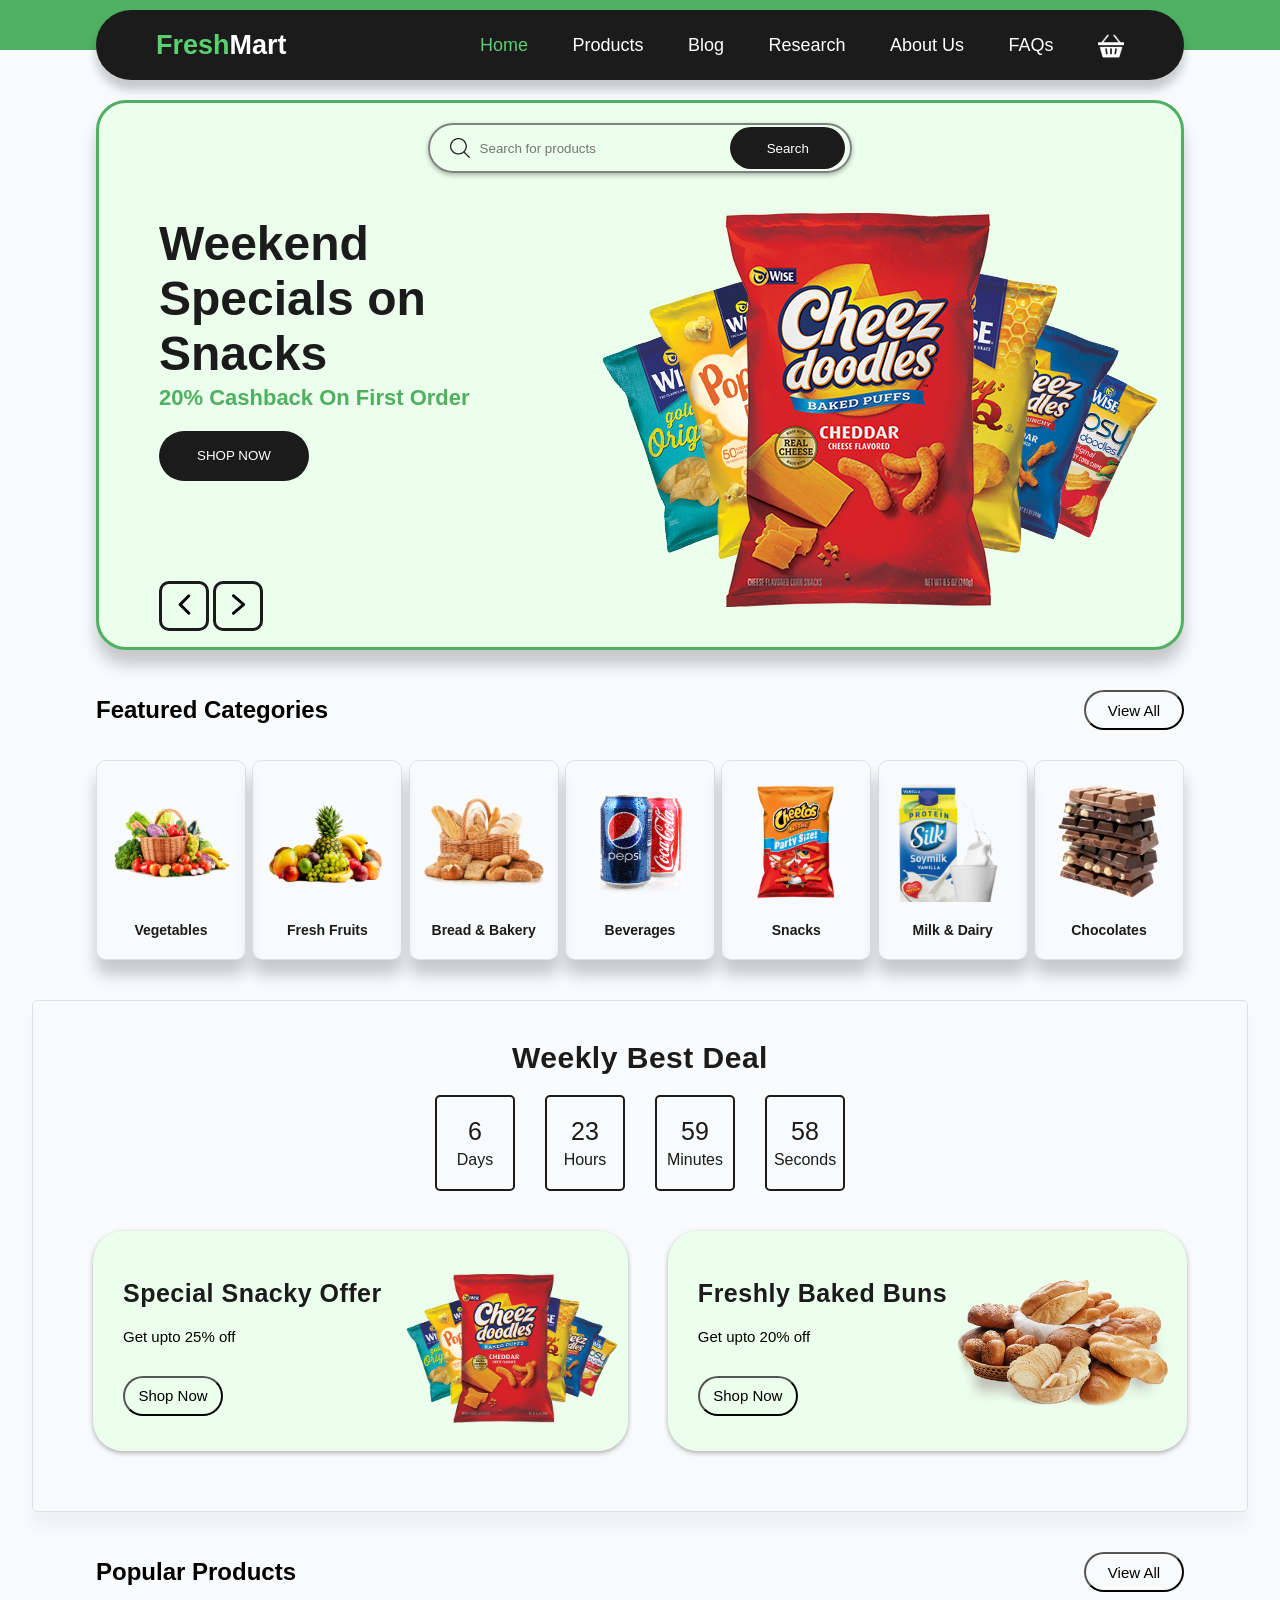
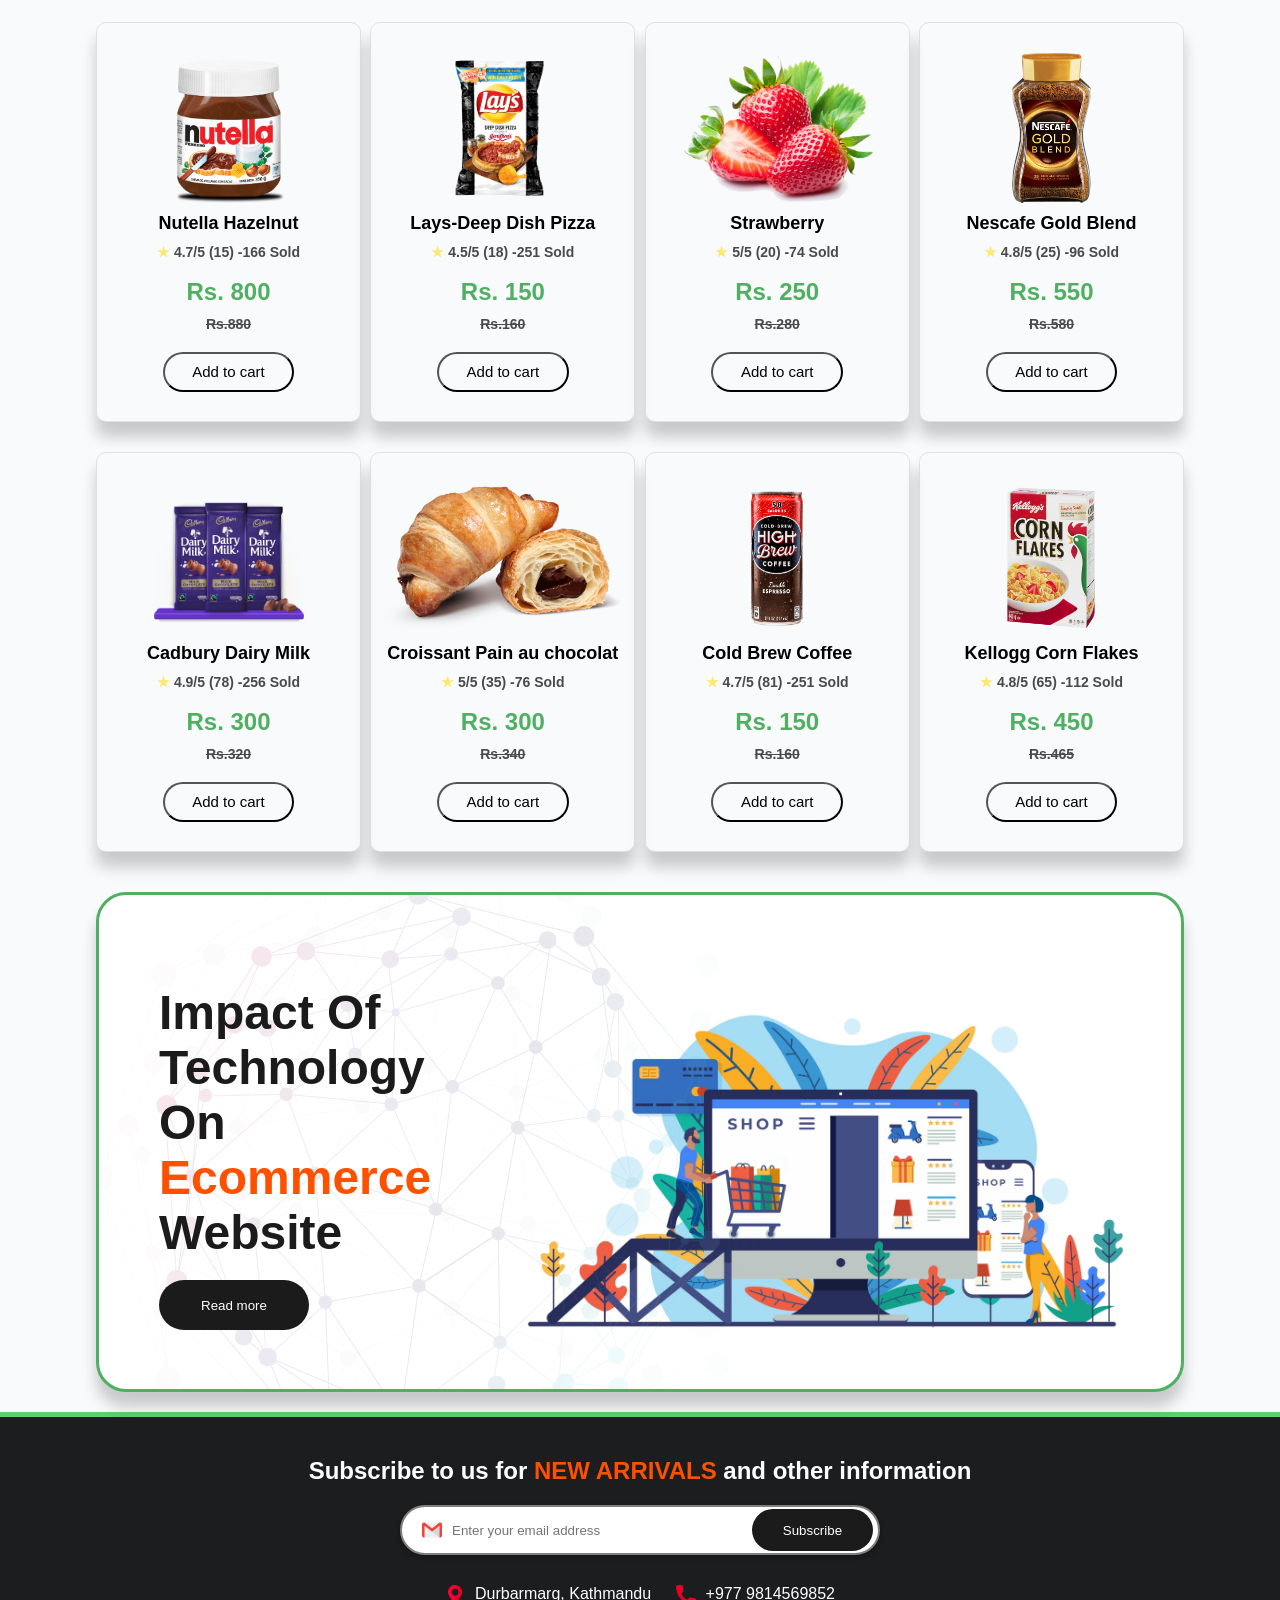
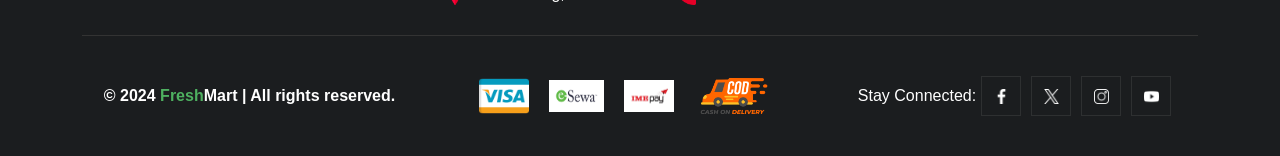
<file: index.html>
<!DOCTYPE html>
<html lang="en">

<head>
    <meta charset="UTF-8">
    <meta name="viewport" content="width=device-width, initial-scale=1.0">
    <meta name="description" content="E-commerce Grocery Store">
    <meta name="author" content="Milan Shrestha">
    <title>Fresh Mart</title>

    <!-- Linking External CSS File -->
    <link rel="stylesheet" href="css/style.css">

    <!-- Linking External Javascript File -->
    <script src="javascript/script.js"></script>

</head>

<body>
    <!-- Start Of Navigation Header -->
    <div id="scroll-behaviour">

        <div class="header"></div>

        <nav>
            <!-- Logo -->
            <div class="logo">
                <a style="text-decoration: none;" href="index.html">
                    <span style="color: #5ccf71;">Fresh</span><span style="color: white;">Mart</span>
                </a>
            </div>
            <!-- End Of Logo -->

            <!-- Navbar Contents -->
            <ul>
                <li><a href="index.html" class="active-page">Home</a></li>
                <li><a href="pages/products.html">Products</a></li>
                <li><a href="pages/blog.html">Blog</a></li>
                <li><a href="pages/research.html">Research</a></li>
                <li><a href="pages/about-us.html">About Us</a></li>
                <li><a href="pages/faq.html">FAQs</a></li>

                <!-- Cart Icon -->
                <li>
                    <a href="#" onclick="hideShowdiv()"><img src="assets/icons/cart.png" alt="cart icon" align="center"
                            style="height: 26px; width: 26px;"></a>
                </li>

            </ul>

        </nav>

    </div>
    <!-- End Of Navigation Header -->

    <!-- Hide Show Cart -->
    <div id="cart" class="cart">

        <div class="cart-box">

            <!-- Nutella -->
            <div style="display: inline-flex;">
                <img src="assets/products/nutella.png" alt="nutella" width="80px">

                <div style="margin-top: 10px; margin-inline-start: 5px;">
                    <h2 class="product-name">Nutella Hazelnut</h2>

                    <p>Rs. 800 <span>x2</span>
                    </p>
                </div>
            </div>


            <hr class="cart-box-hr-1">

            <!-- Lays -->
            <div style="display: inline-flex;">
                <img src="assets/products/tomato.png" alt="nutella" width="80px">

                <div style="margin-top: 10px; margin-inline-start: 5px;">
                    <h2 class="product-name">Fresh Tomatoes</h2>

                    <p>Rs. 150 <span>x5</span>
                    </p>
                </div>
            </div>

            <hr class="cart-box-hr-1">

            <!-- Nutella -->
            <div style="display: inline-flex;">
                <img src="assets/products/lays.png" alt="nutella" width="80px">

                <div style="margin-top: 10px; margin-inline-start: 5px;">
                    <h2 class="product-name">Lays Deep Pizza</h2>

                    <p>Rs. 120 <span>x4</span>
                    </p>
                </div>
            </div>

            <hr class="cart-box-hr-1">

            <h3>Total: <span style="color: #fe5100; font-size: 20px;">Rs.2830</span></h3>
            <br>

            <button style="width: 80%; margin: auto;" type="button" class="add-to-cart">Check Out</button>

        </div>

    </div>
    <!-- End Of Hide Show Cart -->

    <!-- Start Of Auto Image Slider -->
    <section id="slider-container" style="margin-top: 100px;">
        <div>

            <!-- Start Of Search Box -->
            <div style="margin-top: 10px;">
                <form class="search-box" name="searchForm" onsubmit="searchAlert()"
                    style="background-color: transparent;">
                    <!-- Search Icon -->
                    <img src="assets/icons/search-black.png" alt="search icon" height="20px" width="20px">

                    <!-- placeholder -->
                    <input type="text" class="search-input" placeholder="Search for products" name="search"
                        style="background-color: transparent;" />

                    <!-- Search Button -->
                    <input type="submit" class="search-btn" value="Search" />
                </form>
            </div>
            <!-- End Of Search Box -->

            <div class="slider-contents">

                <div class="slider-container-text">
                    <h1 id="big-text">Weekend Specials on Snacks</h1>
                    <strong id="strong-text">20% Cashback On First Order</strong>

                    <!-- Shop Now Button -->
                    <a href="pages/products.html">
                        <button type="button" class="shop-btn">SHOP NOW</button>
                    </a>

                    <div class="slider__buttons">
                        <button id="previous" class="slider__button">
                            <img src="assets/icons/previous-black.png" alt="next button" height="35px" width="35px">
                        </button>

                        <button id="next" class="slider__button">
                            <img src="assets/icons/next_black.png" alt="next button" height="35px" width="35px">
                        </button>
                    </div>

                </div>

                <div id="slider-image">
                    <img src="assets/products/snacks.png" alt="auto slider image">
                </div>

            </div>

        </div>

    </section>
    <!-- End Of Auto Image Slider -->

    <!-- Start Of Featured Category -->
    <section id="category">

        <div class="category-heading">
            <h2>Featured Categories</h2>

            <a href="pages/products.html">
                <button type="button" class="cat-btn">View All</button>
            </a>

        </div>


        <div class="category-container">

            <!-- Vegetables -->
            <a style="text-decoration: none;" href="pages/products.html#vegetable" class="category-box">
                <img src="assets/products/vegetable.png" alt="Vegetable" />
                <span>Vegetables</span>
            </a>

            <!-- Fresh Fruits -->
            <a style="text-decoration: none;" href="pages/products.html#fruits" class="category-box">
                <img src="assets/products/fruits.png" alt="Fresh Fruits" />
                <span>Fresh Fruits</span>
            </a>

            <!-- Bread & Bakery -->
            <a style="text-decoration: none;" href="pages/products.html#bakery" class="category-box">
                <img src="assets/products/bakery.png" alt="Bread & Bakery" />
                <span>Bread & Bakery</span>
            </a>

            <!-- Beverages -->
            <a style="text-decoration: none;" href="pages/products.html#drinks" class="category-box">
                <img src="assets/products/cold-drinks.png" alt="Cold Drinks" />
                <span>Beverages</span>
            </a>

            <!-- Snacks -->
            <a style="text-decoration: none;" href="pages/products.html#snacks" class="category-box">
                <img src="assets/products/cheetos.png" alt="Snacks" />
                <span>Snacks</span>
            </a>

            <!-- Milk & Dairy -->
            <a style="text-decoration: none;" href="pages/products.html#milk" class="category-box">
                <img src="assets/products/milk.png" alt="Milk & Dairy" />
                <span>Milk & Dairy</span>
            </a>

            <!-- Chocolates -->
            <a style="text-decoration: none;" href="pages/products.html#chocolate" class="category-box">
                <img src="assets/products/chocolate.png" alt="Chocolates" />
                <span>Chocolates</span>
            </a>

        </div>

    </section>
    <!-- End Of Featured Category -->


    <!-- Start of Offers With Countdown Timer -->
    <section class="timer-container" id="timer-countdown">

        <h2>Weekly Best Deal</h2>

        <!-- Start Of Timer -->
        <div class="counter">

            <div class="box">
                <span id="days"></span>
                <p>Days</p>
            </div>

            <div class="box">
                <span id="hours"></span>
                <p>Hours</p>
            </div>

            <div class="box">
                <span id="minutes"></span>
                <p>Minutes</p>
            </div>

            <div class="box">
                <span id="seconds"></span>
                <p>Seconds</p>
            </div>

        </div>
        <!-- End Of Timer -->

        <!-- Start Of Offers -->
        <div>
            <table class="offer-container">
                <tr>
                    <td class="table1">
                        <img align="right" src="assets/products/snacks.png" alt="snacks">

                        <h2 align="left" style="font-size: 25px;">
                            Special Snacky Offer
                        </h2>

                        <span style="font-size: 15px; margin-left: 20px;">Get upto 25% off</span>
                        <br>

                        <a href="pages/products.html#snacks">
                            <button style="margin-top: 30px;" type="button" class="offer-btn">Shop Now</button>
                        </a>

                    </td>

                    <td class="table2">
                        <img align="right" src="assets/products/bakeries.png" alt="bakeries">

                        <h2 align="left" style="font-size: 25px;">
                            Freshly Baked Buns
                        </h2>

                        <span style="font-size: 15px; margin-left: 20px;">Get upto 20% off</span>
                        <br>

                        <a href="pages/products.html#bakery">
                            <button style="margin-top: 30px;" type="button" class="offer-btn">Shop Now</button>
                        </a>

                    </td>
                </tr>

            </table>

        </div>

        <!-- Start Of Offers -->

    </section>
    <!-- End of Offers With Count Down Timer -->

    <!-- Start Of Popular Products -->
    <!-- Popular Products -->
    <section class="product" id="product">

        <div class="category-heading">
            <h2>Popular Products</h2>
            <a href="pages/products.html">
                <button type="button" class="cat-btn">View All</button>
            </a>
        </div>


        <div class="product-container">

            <!-- Nutela -->
            <a style="text-decoration: none;" href="pages/product-description/product-desc-nutella.html"
                class="product-box">

                <img src="assets/products/nutella.png" alt="nutella" />

                <h2 class="product-name">Nutella Hazelnut</h2>
                <b> <span style="color: #ffe234;">&#9733;</span> 4.7/5 (15) -166 Sold</b>

                <br>

                <h2 style="color: #4eb060;">Rs. 800</h2>
                <b><del>Rs.880</del></b>

                <button type="button" class="add-to-cart" onclick="cartAlert()">Add to cart</button>

            </a>

            <!-- Lays -->
            <a style="text-decoration: none;" href="pages/product-description/product-desc-lays.html"
                class="product-box">

                <img src="assets/products/lays.png" alt="lays" />

                <h2 class="product-name">Lays-Deep Dish Pizza</h2>
                <b> <span style="color: #ffe234;">&#9733;</span> 4.5/5 (18) -251 Sold</b>

                <br>

                <h2 style="color: #4eb060;">Rs. 150</h2>
                <b><del>Rs.160</del></b>

                <button type="button" class="add-to-cart" onclick="cartAlert()">Add to cart</button>

            </a>

            <!-- Strawberry -->
            <a style="text-decoration: none;" href="pages/product-description/product-desc-strawberry.html"
                class="product-box">

                <img src="assets/products/strawberry.png" alt="strawberry" />

                <h2 class="product-name">Strawberry</h2>
                <b> <span style="color: #ffe234;">&#9733;</span> 5/5 (20) -74 Sold</b>

                <br>

                <h2 style="color: #4eb060;">Rs. 250</h2>
                <b><del>Rs.280</del></b>

                <button type="button" class="add-to-cart" onclick="cartAlert()">Add to cart</button>
            </a>

            <!-- Nescafe -->
            <a style="text-decoration: none;" href="pages/product-description/product-desc-coffee.html"
                class="product-box">

                <img src="assets/products/nescafe.png" alt="nescafe" />

                <h2 class="product-name">Nescafe Gold Blend</h2>
                <b> <span style="color: #ffe234;">&#9733;</span> 4.8/5 (25) -96 Sold</b>

                <br>

                <h2 style="color: #4eb060;">Rs. 550</h2>
                <b><del>Rs.580</del></b>

                <button type="button" class="add-to-cart" onclick="cartAlert()">Add to cart</button>

            </a>

        </div>

        <div class="product-container">

            <!-- Cadbury -->
            <a style="text-decoration: none;" href="pages/product-description/product-desc-cadbury.html"
                class="product-box">

                <img src="assets/products/cadbury.png" alt="Cadbury" />

                <h2 class="product-name">Cadbury Dairy Milk</h2>
                <b> <span style="color: #ffe234;">&#9733;</span> 4.9/5 (78) -256 Sold</b>

                <br>

                <h2 style="color: #4eb060;">Rs. 300</h2>
                <b><del>Rs.320</del></b>

                <button type="button" class="add-to-cart" onclick="cartAlert()">Add to cart</button>

            </a>

            <!-- Croissant -->
            <a style="text-decoration: none;" href="pages/product-description/product-desc-croissant.html"
                class="product-box">

                <img src="assets/products/croissant.png" alt="Croissant" style="object-fit: cover;" />

                <h2 class="product-name">Croissant Pain au chocolat</h2>
                <b> <span style="color: #ffe234;">&#9733;</span> 5/5 (35) -76 Sold</b>

                <br>

                <h2 style="color: #4eb060;">Rs. 300</h2>
                <b><del>Rs.340</del></b>

                <button type="button" class="add-to-cart" onclick="cartAlert()">Add to cart</button>

            </a>

            <!-- Cold Brew Coffee -->
            <a style="text-decoration: none;" href="pages/product-description/product-desc-cold-coffee.html"
                class="product-box">
                <img src="assets/products/cold-coffee.png" alt="Cold Brew Coffee" />

                <h2 class="product-name">Cold Brew Coffee</h2>
                <b> <span style="color: #ffe234;">&#9733;</span> 4.7/5 (81) -251 Sold</b>

                <br>

                <h2 style="color: #4eb060;">Rs. 150</h2>
                <b><del>Rs.160</del></b>

                <button type="button" class="add-to-cart" onclick="cartAlert()">Add to cart</button>

            </a>

            <!-- Kellogg -->
            <a style="text-decoration: none;" href="pages/product-description/product-desc-cornflakes.html"
                class="product-box">

                <img src="assets/products/kellogg.png" alt="kellogg" />

                <h2 class="product-name">Kellogg Corn Flakes</h2>
                <b> <span style="color: #ffe234;">&#9733;</span> 4.8/5 (65) -112 Sold</b>

                <br>

                <h2 style="color: #4eb060;">Rs. 450</h2>
                <b><del>Rs.465</del></b>

                <button type="button" class="add-to-cart" onclick="cartAlert()">Add to cart</button>

            </a>

        </div>


    </section>
    <!-- End Of Popular Products -->


    <!-- Start Of Blog -->
    <section id="blog-container">
        <div>
            <div class="slider-contents">

                <img src="assets/icons/background.png" class="background" alt="background" />

                <div class="slider-container-text" style="margin-top: 80px;">
                    <h1>Impact Of Technology On <span style="color: #fe5100;">Ecommerce</span> Website</h1>
                    <!-- Read More Button -->
                    <a href="pages/blog.html">
                        <button type="button" class="shop-btn">Read more</button>
                    </a>
                </div>

                <!-- blog image -->
                <div>
                    <img src="assets/icons/ecommerce.jpg" alt="blog image" height="320px">
                </div>

            </div>

        </div>

    </section>
    <!-- End Of Blog -->

    <!-- Footer -->
    <footer id="footer">

        <!-- Subscription Email -->
        <div class="footer-email">
            <h2>Subscribe to us for <span style="color: #fe5100;">NEW ARRIVALS </span>and other information</h2>

            <div style="margin-top: 20px;">
                <form class="search-box" name="subsForm" onsubmit="subsAlert()">
                    <!-- Gmail Icon -->
                    <img src="assets/icons/gmail.png" alt="search icon" height="20px" width="20px">

                    <!-- placeholder -->
                    <input type="text" class="search-input" placeholder="Enter your email address" name="Subscribe" />

                    <!-- Subscribe Button -->
                    <input type="submit" class="search-btn" value="Subscribe" />
                </form>

            </div>

            <!-- Contact Info -->
            <div style="margin-top: 20px;">

                <div style="display: inline-flex; padding: 10px;">
                    <img src="assets/icons/location.png" alt="location icon" height="20px">
                    <p style="margin-left: 10px;"> Durbarmarg, Kathmandu</p>
                </div>

                <div style="display: inline-flex; padding: 10px;">
                    <img src="assets/icons/call.png" alt="location icon" height="20px">
                    <p style="margin-left: 10px;">+977 9814569852</p>
                </div>

            </div>


        </div>

        <hr>

        <!-- Copyright logo and stuff -->
        <div class="footer-end">

            <div>
                <p style="color: white; margin-top: 10px;" align="center"><b>&copy; 2024 <span
                            style="color: #4eb060;">Fresh</span><span style="color: white;">Mart</span>
                        | All rights reserved.</b></p>
            </div>

            <!-- Payment Partner Logos -->
            <div class="payment-partner">
                <img src="assets/icons/visa.png" alt="visa logo" width="50px">
                <img src="assets/icons/Esewa_logo.png" alt="Esewa logo" width="55px" height="32px">
                <img src="assets/icons/ime-pay.jpg" alt="ime-pay logo" width="50px">
                <img src="assets/icons/cod.png" alt="cod logo" width="80px">
            </div>

            <!-- Social Media Logos -->
            <div class="footer-social">
                <p>Stay Connected:</p>
                <a href="https://www.facebook.com/"> <img src="assets/icons/facebook.png" alt="facebook logo"
                        height="15px"></a>
                <a href="https://www.twitter.com/"> <img src="assets/icons/twitter.png" alt="twitter logo"
                        height="15px"></a>
                <a href="https://www.instagram.com/"> <img src="assets/icons/instagram.png" alt="instagram logo"
                        height="15px"></a>
                <a href="https://www.youtube.com/"> <img src="assets/icons/youtube.png" alt="youtube logo"
                        height="15px"></a>
            </div>

        </div>

    </footer>
    <!-- End Of Footer -->


    <script>
        // Internal Javascript For Auto Slider
        // array declaration
        var images = ['assets/products/vegetable.png', 'assets/products/snacks.png', 'assets/products/bakery.png'];
        var texts = ["Big Discount On Fresh Vegetables ", "Weekend Specials on Snacks", "Flat Rs.150 OFF On Bakery Items"];
        var subTexts = ["Free Delivery & Cashback Offer ", "15% Cashback On First Order", "On Minimum Purchase Of Rs.850"];


        // variable assigned to zero to keep track of the current slide index
        var x = 0;

        // vaiables that references respective html Element
        var imgs = document.getElementById('slider-image');
        var txts = document.getElementById('big-text');
        var subTxts = document.getElementById('strong-text');

        //next and previous button
        var prev = document.getElementById('previous');
        var next = document.getElementById('next');

        // calls function slider when next button is pressed
        next.onclick = function () {
            slider();
        }

        // calls function slider when previous is pressed
        prev.onclick = function () {
            slider();
        }

        // auto slide interval
        setInterval(slider, 2000);

        //slider function
        function slider() {
            if (x < images.length) {
                x = x + 1;
            }

            else {
                x = 1;
            }

            // image and text contents are updated
            imgs.innerHTML = "<img src=" + images[x - 1] + ">";
            txts.textContent = texts[x - 1];
            subTxts.textContent = subTexts[x - 1];

        }
        // End Of Internal Javascript For Auto Slider

        // hide show cart
        var div = document.getElementById('cart');
        var display = 1;

        function hideShowdiv() {
            if (display == 1) {
                div.style.display = 'block';
                display = 0;
            }
            else {
                div.style.display = 'none';
                display = 1;
            }

            // hide cart on scroll
            window.onscroll = () => {
                div.style.display = 'none';
            }

        }

        // search button alert dialog
        function searchAlert() {
            var search = document.forms["searchForm"]["search"].value;

            if (search == "") {
                alert("Empty field found. Please enter product name.")
            } else {
                alert("The product that you are looking for will be available soon.");
            }

        }


    </script>


</body>

</html>
</file>
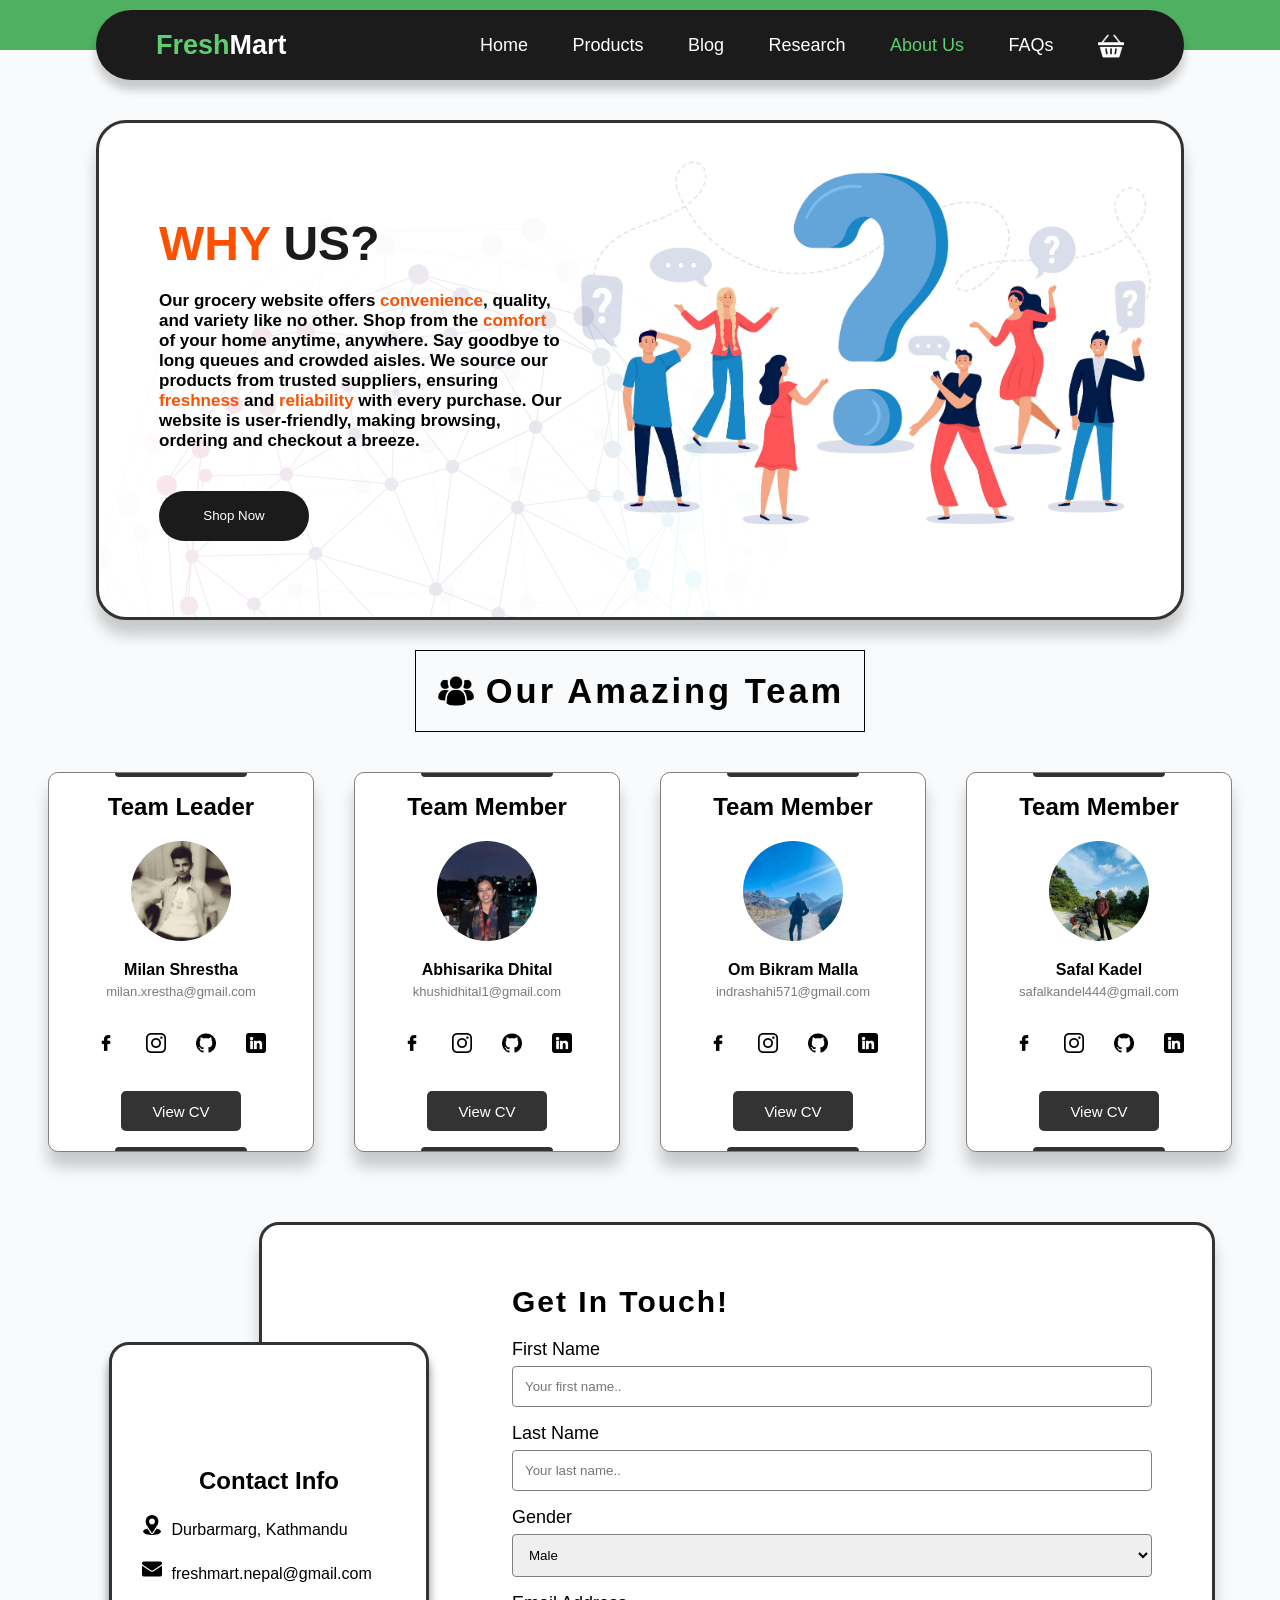
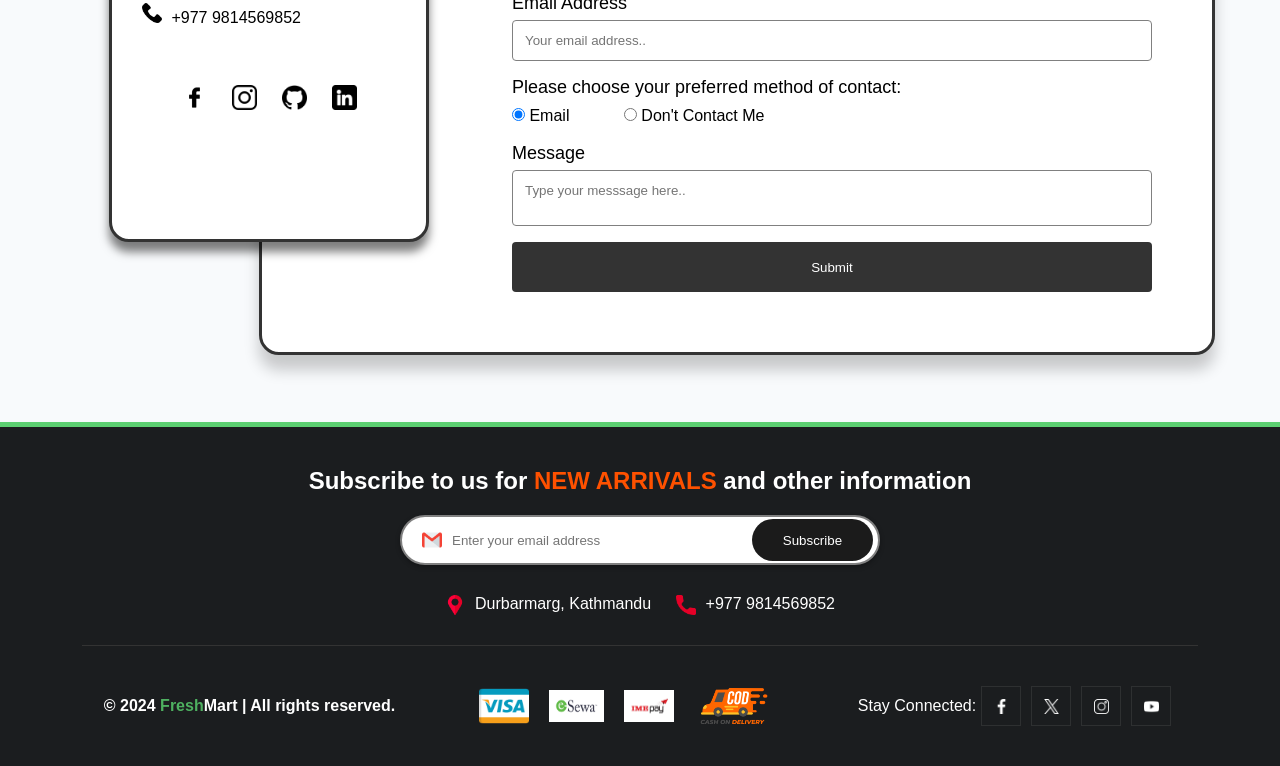
<file: pages/about-us.html>
<head>
    <meta charset="UTF-8">
    <meta name="viewport" content="width=device-width, initial-scale=1.0">
    <meta name="description" content="E-commerce Grocery Store">
    <meta name="author" content="Milan Shrestha">
    <title>Fresh Mart</title>

    <!-- Linking External CSS File -->
    <link rel="stylesheet" href="../css/style.css">

    <!-- Linking External Javascript File -->
    <script src="../javascript/script.js"></script>

</head>

<body>
    <!-- Start Of Navigation Header -->
    <div id="scroll-behaviour">

        <div class="header"></div>

        <nav>
            <!-- Logo -->
            <div class="logo">
                <a style="text-decoration: none;" href="../index.html">
                    <span style="color: #5ccf71;">Fresh</span><span style="color: white;">Mart</span>
                </a>
            </div>
            <!-- End Of Logo -->

            <!-- Navbar Contents -->
            <ul>
                <li><a href="../index.html">Home</a></li>
                <li><a href="products.html">Products</a></li>
                <li><a href="blog.html">Blog</a></li>
                <li><a href="research.html">Research</a></li>
                <li><a href="about-us.html" class="active-page">About Us</a></li>
                <li><a href="faq.html">FAQs</a></li>

                <!-- Cart Icon -->
                <li>
                    <a href="#" onclick="hideShowdiv()"><img src="../assets/icons/cart.png" alt="cart icon"
                            align="center" style="height: 26px; width: 26px;"></a>
                </li>

            </ul>

        </nav>

    </div>
    <!-- End Of Navigation Header -->

    <!-- Hide Show Cart -->
    <div id="cart" class="cart">

        <div class="cart-box">

            <!-- Nutella -->
            <div style="display: inline-flex;">
                <img src="../assets/products/nutella.png" alt="nutella" width="80px">

                <div style="margin-top: 10px; margin-inline-start: 5px;">
                    <h2 class="product-name">Nutella Hazelnut</h2>

                    <p>Rs. 800 <span>x2</span>
                    </p>
                </div>
            </div>


            <hr class="cart-box-hr-1">

            <!-- Lays -->
            <div style="display: inline-flex;">
                <img src="../assets/products/tomato.png" alt="nutella" width="80px">

                <div style="margin-top: 10px; margin-inline-start: 5px;">
                    <h2 class="product-name">Fresh Tomatoes</h2>

                    <p>Rs. 150 <span>x5</span>
                    </p>
                </div>
            </div>

            <hr class="cart-box-hr-1">

            <!-- Nutella -->
            <div style="display: inline-flex;">
                <img src="../assets/products/lays.png" alt="nutella" width="80px">

                <div style="margin-top: 10px; margin-inline-start: 5px;">
                    <h2 class="product-name">Lays Deep Pizza</h2>

                    <p>Rs. 120 <span>x4</span>
                    </p>
                </div>
            </div>

            <hr class="cart-box-hr-1">

            <h3>Total: <span style="color: #fe5100; font-size: 20px;">Rs.2830</span></h3>
            <br>

            <button style="width: 80%; margin: auto;" type="button" class="add-to-cart">Check Out</button>

        </div>

    </div>
    <!-- End Of Hide Show Cart -->


    <!-- Start Of Why Us -->
    <section id="blog-container" style="margin-top: 120px; border: solid #333;">
        <div>
            <div class="slider-contents">

                <img src="../assets/icons/background.png" class="background" alt="background" />

                <div class="slider-container-text" style="margin-top: 80px;">
                    <h1><span style="color: #fe5100;">WHY </span>US?</h1>

                    <b style="margin-top: 20px; margin-bottom: 20px; font-size: 17px;"> Our grocery website offers <span
                            style="color: #fe5100;">convenience</span>, quality, and variety like no other. Shop from
                        the
                        <span style="color: #fe5100;">comfort</span> of your home anytime, anywhere. Say goodbye to long
                        queues and crowded aisles. We source
                        our products from trusted suppliers, ensuring <span style="color: #fe5100;">freshness</span> and
                        <span style="color: #fe5100;">reliability</span> with every purchase. Our
                        website is user-friendly, making browsing, ordering and checkout a breeze.</b>

                    <!-- Shop Now Button -->
                    <a href="products.html">
                        <button type="button" class="shop-btn">Shop Now</button>
                    </a>
                </div>

                <!-- Image -->
                <div>
                    <img src="../assets/icons/why.jpg" alt="blog image" height="420px" style="margin-bottom: 100px;">
                </div>

            </div>

        </div>

    </section>
    <!-- End Of Why Us -->


    <!-- Start Of Meet Our Team Section -->
    <section id="team">

        <div class="team-heading">
            <img src="../assets/icons/group.png" alt="team icon" height="40px" style="margin-right: 10px;">
            <h1>Our Amazing Team</h1>
        </div>

        <div class="team-container">

            <!-- Milan -->
            <div class="about-box">
                <div class="top-bar"></div>

                <div class="details">
                    <h1>Team Leader</h1>
                    <img src="../assets/icons/milan.jpg" alt="milan's pic">
                    <strong>Milan Shrestha</strong>
                    <p>milan.xrestha@gmail.com</p>
                </div>

                <!-- Social Media Logos -->
                <div class="about-social">
                    <a class="about-social-links" href="https://www.facebook.com/"> <img
                            src="../assets/icons/facebook-black.png" alt="facebook logo" height="20px"></a>
                    <a class="about-social-links" href="https://www.instagram.com/"> <img
                            src="../assets/icons/instagram-black.png" alt="instagram logo" height="20px"></a>
                    <a class="about-social-links" href="https://www.github.com/"> <img src="../assets/icons/github.png"
                            alt="github logo" height="20px"></a>
                    <a class="about-social-links" href="https://www.linkedin.com/"> <img
                            src="../assets/icons/linkedin.png" alt="linkedin logo" height="20px"></a>
                </div>


                <a href="../pages/portfolio/milan.html">
                    <button type="button" class="about-btn" style="width: 120px;">View CV</button>
                </a>

                <div class="bottom-bar"></div>
            </div>

            <!-- Abhisarika -->
            <div class="about-box">
                <div class="top-bar"></div>

                <div class="details">
                    <h1>Team Member</h1>
                    <img src="../assets/icons/abhisarika.jpg" alt="milan's pic">
                    <strong>Abhisarika Dhital</strong>
                    <p>khushidhital1@gmail.com</p>
                </div>


                <!-- Social Media Logos -->
                <div class="about-social">
                    <a class="about-social-links" href="https://www.facebook.com/"> <img
                            src="../assets/icons/facebook-black.png" alt="facebook logo" height="20px"></a>
                    <a class="about-social-links" href="https://www.instagram.com/"> <img
                            src="../assets/icons/instagram-black.png" alt="instagram logo" height="20px"></a>
                    <a class="about-social-links" href="https://www.github.com/"> <img src="../assets/icons/github.png"
                            alt="github logo" height="20px"></a>
                    <a class="about-social-links" href="https://www.linkedin.com/"> <img
                            src="../assets/icons/linkedin.png" alt="linkedin logo" height="20px"></a>
                </div>

                <a href="../pages/portfolio/abhisarika.html">
                    <button type="button" class="about-btn" style="width: 120px;">View CV</button>
                </a>

                <div class="bottom-bar"></div>
            </div>

            <!-- Om Bikram Malla -->
            <div class="about-box">
                <div class="top-bar"></div>

                <div class="details">
                    <h1>Team Member</h1>
                    <img src="../assets/icons/om.jpg" alt="milan's pic">
                    <strong>Om Bikram Malla</strong>
                    <p>indrashahi571@gmail.com</p>
                </div>

                <!-- Social Media Logos -->
                <div class="about-social">
                    <a class="about-social-links" href="https://www.facebook.com/"> <img
                            src="../assets/icons/facebook-black.png" alt="facebook logo" height="20px"></a>
                    <a class="about-social-links" href="https://www.instagram.com/"> <img
                            src="../assets/icons/instagram-black.png" alt="instagram logo" height="20px"></a>
                    <a class="about-social-links" href="https://www.github.com/"> <img src="../assets/icons/github.png"
                            alt="github logo" height="20px"></a>
                    <a class="about-social-links" href="https://www.linkedin.com/"> <img
                            src="../assets/icons/linkedin.png" alt="linkedin logo" height="20px"></a>
                </div>

                <a href="../pages/portfolio/om.html">
                    <button type="button" class="about-btn" style="width: 120px;">View CV</button>
                </a>

                <div class="bottom-bar"></div>
            </div>

            <!-- Safal Kadel -->
            <div class="about-box">
                <div class="top-bar"></div>

                <div class="details">
                    <h1>Team Member</h1>
                    <img src="../assets/icons/safal.jpg" alt="milan's pic">
                    <strong>Safal Kadel</strong>
                    <p>safalkandel444@gmail.com</p>
                </div>

                <!-- Social Media Logos -->
                <div class="about-social">
                    <a class="about-social-links" href="https://www.facebook.com/"> <img
                            src="../assets/icons/facebook-black.png" alt="facebook logo" height="20px"></a>
                    <a class="about-social-links" href="https://www.instagram.com/"> <img
                            src="../assets/icons/instagram-black.png" alt="instagram logo" height="20px"></a>
                    <a class="about-social-links" href="https://www.github.com/"> <img src="../assets/icons/github.png"
                            alt="github logo" height="20px"></a>
                    <a class="about-social-links" href="https://www.linkedin.com/"> <img
                            src="../assets/icons/linkedin.png" alt="linkedin logo" height="20px"></a>
                </div>

                <a href="../pages/portfolio/safal.html">
                    <button type="button" class="about-btn" style="width: 120px;">View CV</button>
                </a>

                <div class="bottom-bar"></div>
            </div>

        </div>
    </section>
    <!-- End Of Meet Our Team Section -->


    <!-- Contact Us Form -->
    <section class="contact-us">

        <div class="contact-container">

            <!-- Contact Info Section -->
            <div class="contact-info">

                <h2 style="text-align: center; margin-bottom: 10px;">Contact Info</h2>

                <div style="margin-top: 20px;">
                    <span><img src="../assets/icons/location-black.png" height="20px" alt=""></span>
                    <span>Durbarmarg, Kathmandu </span>
                </div>

                <div style="margin-top: 20px;">
                    <span><img src="../assets/icons/email-black.png" height="20px" alt=""></span>
                    <span>freshmart.nepal@gmail.com</span>
                </div>

                <div style="margin-top: 20px;">
                    <span><img src="../assets/icons/call-black.png" height="20px" alt=""></span>
                    <span>+977 9814569852</span>
                </div>

                <!-- Social Media Logos -->
                <div class="about-social" style="justify-content: center; margin-top: 50px;">
                    <a href="#"> <img src="../assets/icons/facebook-black.png" alt="facebook logo" height="25px"></a>
                    <a href="#"> <img src="../assets/icons/instagram-black.png" alt="instagram logo" height="25px"></a>
                    <a href="#"> <img src="../assets/icons/github.png" alt="github logo" height="25px"></a>
                    <a href="#"> <img src="../assets/icons/linkedin.png" alt="linkedin logo" height="25px"></a>
                </div>

            </div>

            <!-- Contact Form Section -->
            <div class="contact-form">

                <h1>Get In Touch!</h1>

                <div style="margin-top: 20px;">

                    <form name="contactForm" onsubmit="validateForm()">

                        <label for="fname">First Name</label>
                        <input type="text" class="contact-input" id="fname" name="firstname"
                            placeholder="Your first name..">

                        <label for="lname">Last Name</label>
                        <input type="text" class="contact-input" id="lname" name="lastname"
                            placeholder="Your last name..">

                        <label for="gender">Gender</label>
                        <select id="gender" name="gender">
                            <option value="male">Male</option>
                            <option value="female">Female</option>
                            <option value="other">Other</option>
                            <option value="notsay">I prefer not to say</option>
                        </select>

                        <label for="email">Email Address</label>
                        <input type="text" class="contact-input" id="email" name="email"
                            placeholder="Your email address..">



                        <label for="reachVia">Please choose your preferred method of contact:</label>
                        <br>
                        <p><input type="radio" name="contactVia" value="gmail" checked style="margin-top: 10px;"> Email
                            <input type="radio" name="contactVia" value="nth" style="margin-left: 50px;"> Don't Contact
                            Me
                        </p>

                        <br>

                        <label for="message">Message</label>
                        <textarea name="message" class="contact-input" id="message"
                            placeholder="Type your messsage here.."></textarea>

                        <input type="submit" value="Submit" class="submit-btn">

                    </form>

                </div>


            </div>

        </div>

    </section>
    <!-- End Of Contact Us Form -->

    <!-- Footer -->
    <footer style="margin-top: 200px;">

        <!-- Subscription Email -->
        <div class="footer-email">
            <h2>Subscribe to us for <span style="color: #fe5100;">NEW ARRIVALS </span>and other information</h2>

            <div style="margin-top: 20px;">
                <form class="search-box" name="subsForm" onsubmit="subsAlert()">
                    <!-- Gmail Icon -->
                    <img src="../assets/icons/gmail.png" alt="search icon" height="20px" width="20px">

                    <!-- placeholder -->
                    <input type="text" class="search-input" placeholder="Enter your email address" name="Subscribe" />

                    <!-- Subscribe Button -->
                    <input type="submit" class="search-btn" value="Subscribe" />
                </form>

            </div>

            <!-- Contact Info -->
            <div style="margin-top: 20px;">

                <div style="display: inline-flex; padding: 10px;">
                    <img src="../assets/icons/location.png" alt="location icon" height="20px">
                    <p style="margin-left: 10px;"> Durbarmarg, Kathmandu</p>
                </div>

                <div style="display: inline-flex; padding: 10px;">
                    <img src="../assets/icons/call.png" alt="location icon" height="20px">
                    <p style="margin-left: 10px;">+977 9814569852</p>
                </div>

            </div>

        </div>

        <hr>

        <!-- Copyright logo and stuff -->
        <div class="footer-end">

            <div>
                <p style="color: white; margin-top: 10px;" align="center"><b>&copy; 2024 <span
                            style="color: #4eb060;">Fresh</span><span style="color: white;">Mart</span>
                        | All rights reserved.</b></p>
            </div>

            <!-- Payment Partner Logos -->
            <div class="payment-partner">
                <img src="../assets/icons/visa.png" alt="facebook logo" width="50px">
                <img src="../assets/icons/Esewa_logo.png" alt="facebook logo" width="55px" height="32px">
                <img src="../assets/icons/ime-pay.jpg" alt="facebook logo" width="50px">
                <img src="../assets/icons/cod.png" alt="facebook logo" width="80px">
            </div>

            <!-- Social Media Logos -->
            <div class="footer-social">
                <p>Stay Connected:</p>
                <a href="https://www.facebook.com/"> <img src="../assets/icons/facebook.png" alt="facebook logo"
                        height="15px"></a>
                <a href="https://twitter.com/"> <img src="../assets/icons/twitter.png" alt="facebook logo"
                        height="15px"></a>
                <a href="https://instagram.com/"> <img src="../assets/icons/instagram.png" alt="facebook logo"
                        height="15px"></a>
                <a href="https://youtube.com/"> <img src="../assets/icons/youtube.png" alt="facebook logo"
                        height="15px"></a>
            </div>

        </div>

    </footer>
    <!-- End Of Footer -->

    <script>
        // hide show div
        var div = document.getElementById('cart');
        var display = 1;

        function hideShowdiv() {
            if (display == 1) {
                div.style.display = 'block';
                display = 0;
            }
            else {
                div.style.display = 'none';
                display = 1;
            }

            // hide cart on scroll
            window.onscroll = () => {
                div.style.display = 'none';
            }

        }

    </script>

</body>

</html>
</file>
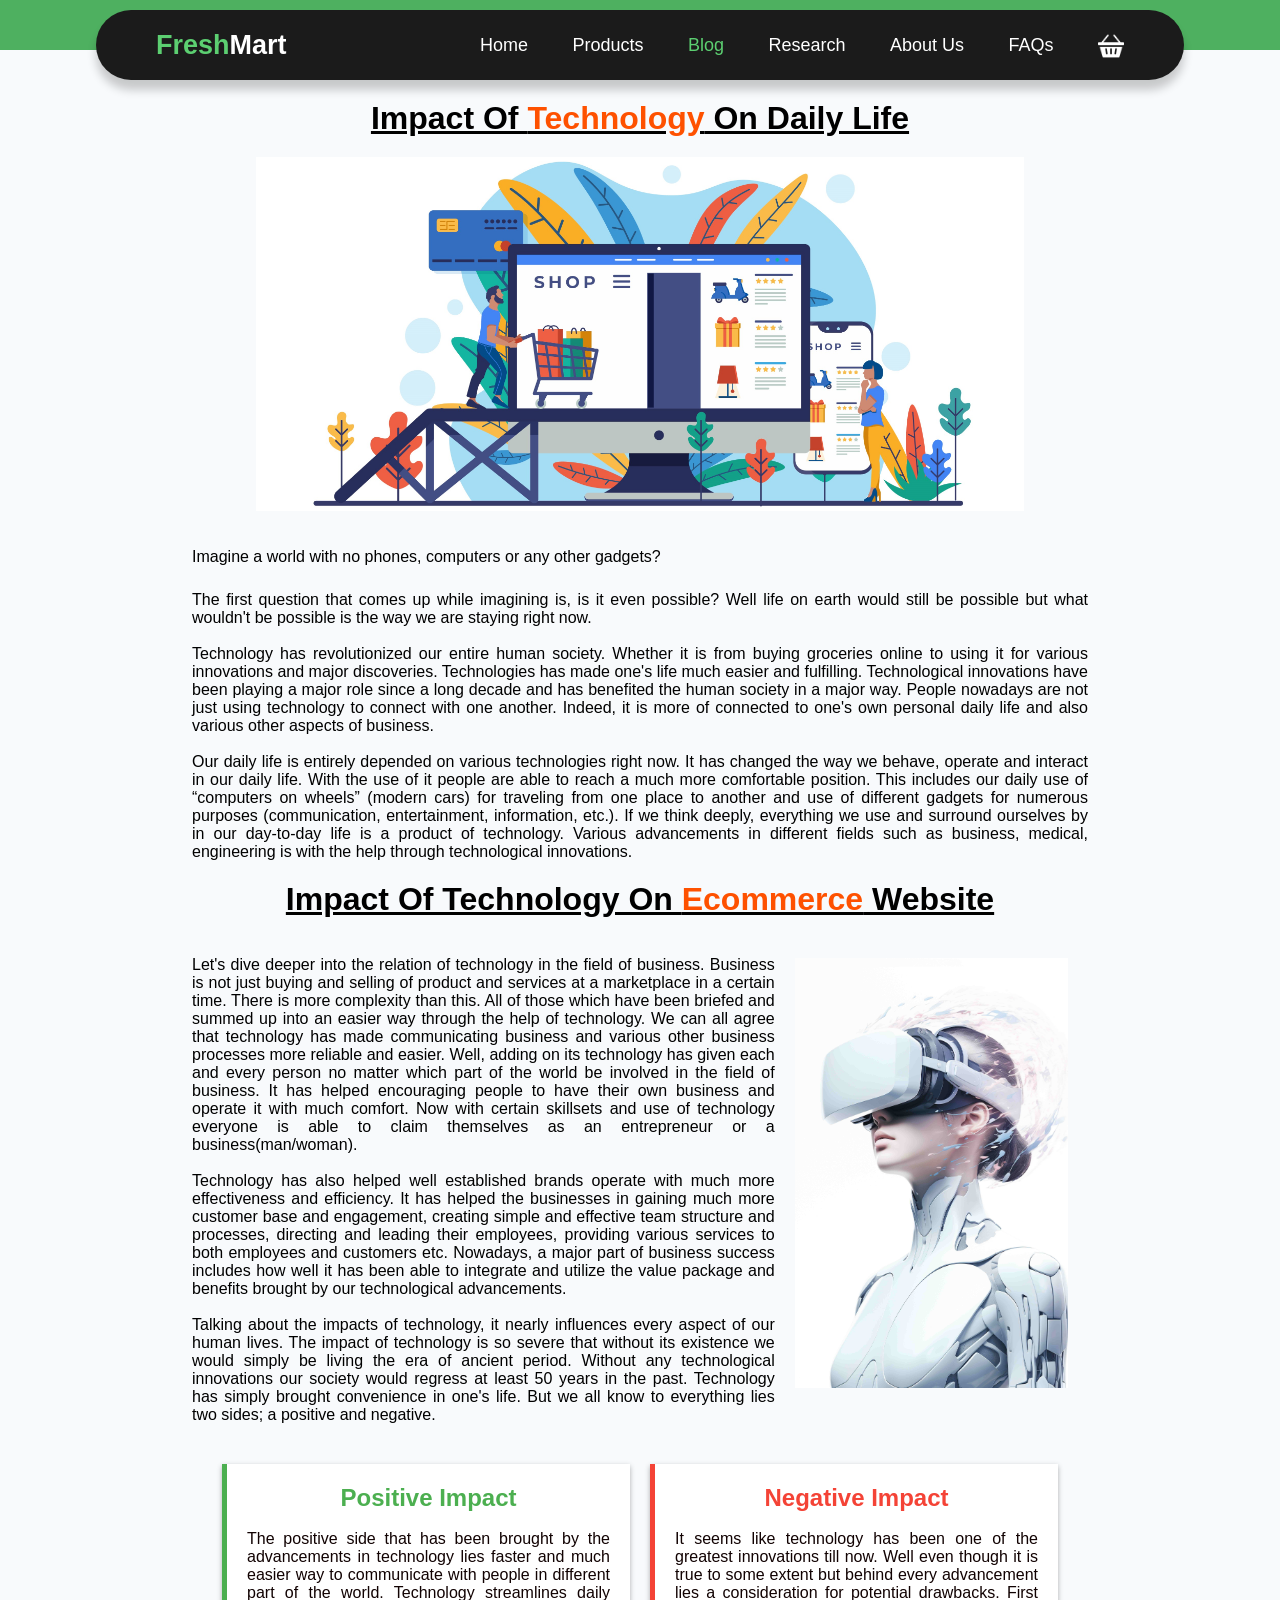
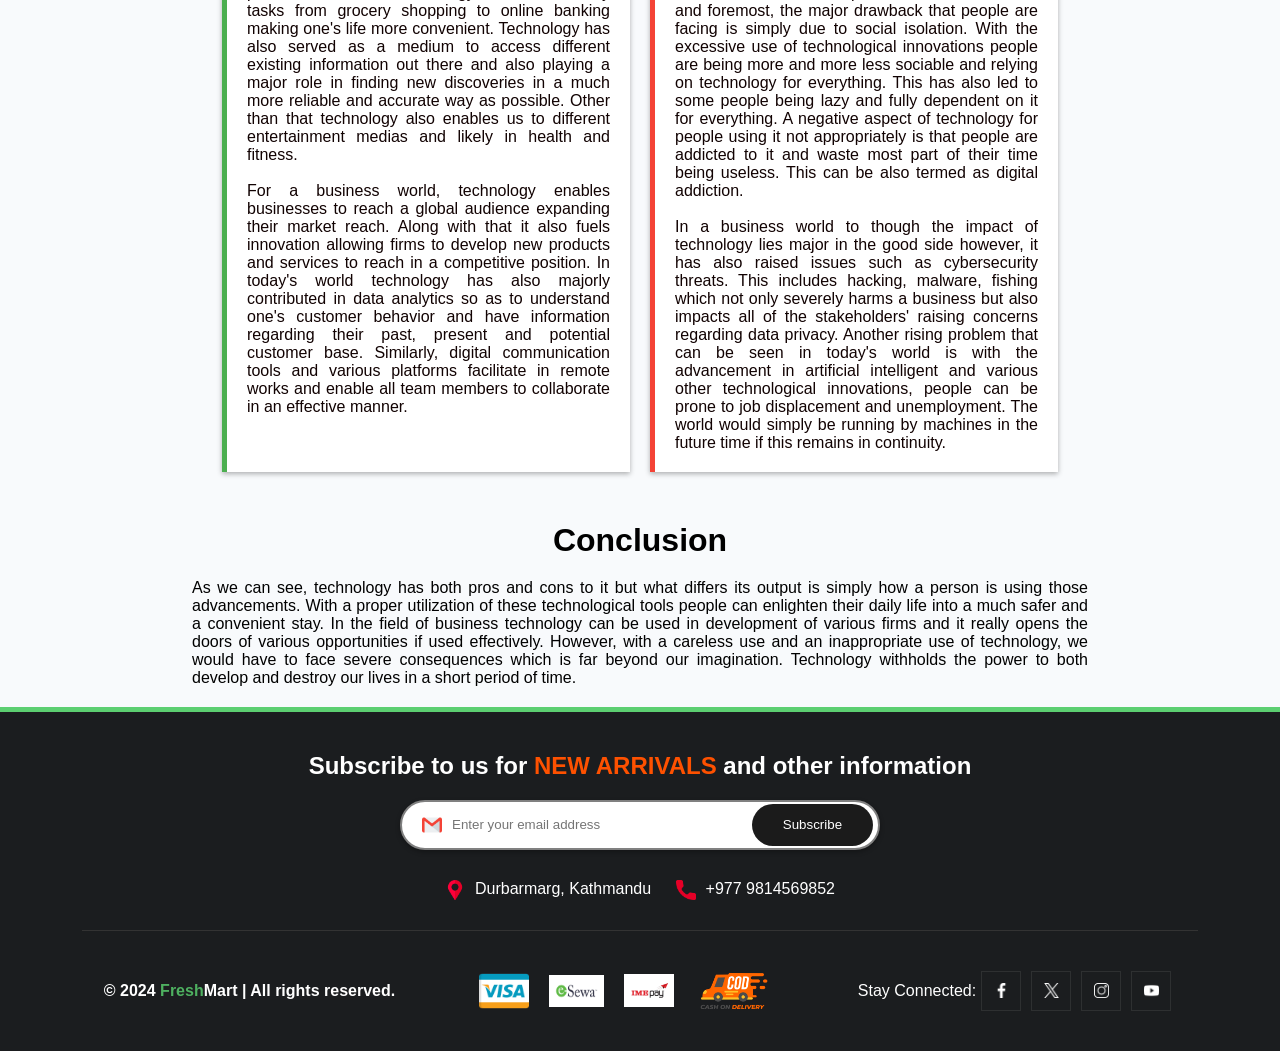
<file: pages/blog.html>
<head>
    <meta charset="UTF-8">
    <meta name="viewport" content="width=device-width, initial-scale=1.0">
    <meta name="description" content="E-commerce Grocery Store">
    <meta name="author" content="Milan Shrestha">
    <title>Fresh Mart</title>

    <!-- Linking External CSS File -->
    <link rel="stylesheet" href="../css/style.css">

    <!-- Linking External Javascript File -->
    <script src="../javascript/script.js"></script>

    <!-- Internal CSS -->
    <style>
        /* title text */
        .title {
            margin-top: 100px;
            text-decoration: underline;
            text-align: center;
        }

        /* main image */
        .blog-image {
            text-align: center;
            margin-top: 20px;
        }

        /* paragraph container */
        .paragraph {
            width: 70%;
            margin: auto;
            margin-top: 30px;
            text-align: justify;
            font-size: 16px;
        }

        /* paragraph text */
        .paragraph-text {
            font-size: 16px;
            line-height: 2;
        }

        /* positive and negative impact */
        .pros-cons {
            display: flex;
            flex-direction: row;
            width: 100%;
            padding: 20px;
        }

        /* positive and negative impact bg*/
        .section {
            flex: 1;
            margin: 10px;
            padding: 20px;
            margin-top: 20px;
            background-color: white;
            box-shadow: 0 2px 5px rgba(0, 0, 0, 0.3);
        }

        .section h2 {
            text-align: center;
        }

        .positive {
            border-left: 5px solid #4CAF50;
        }

        .negative {
            border-left: 5px solid #f44336;
        }

        .positive p,
        .negative p {
            color: #110202;
        }
    </style>

</head>

<body>
    <!-- Start Of Navigation Header -->
    <div id="scroll-behaviour">

        <div class="header"></div>

        <nav>
            <!-- Logo -->
            <div class="logo">
                <a style="text-decoration: none;" href="../index.html">
                    <span style="color: #5ccf71;">Fresh</span><span style="color: white;">Mart</span>
                </a>
            </div>
            <!-- End Of Logo -->

            <!-- Navbar Contents -->
            <ul>
                <li><a href="../index.html">Home</a></li>
                <li><a href="products.html">Products</a></li>
                <li><a href="blog.html" class="active-page">Blog</a></li>
                <li><a href="research.html">Research</a></li>
                <li><a href="about-us.html">About Us</a></li>
                <li><a href="faq.html">FAQs</a></li>

                <!-- Cart Icon -->
                <li>
                    <a href="#" onclick="hideShowdiv()"><img src="../assets/icons/cart.png" alt="cart icon"
                            align="center" style="height: 26px; width: 26px;"></a>
                </li>

            </ul>

        </nav>

    </div>
    <!-- End Of Navigation Header -->

    <!-- Hide Show Cart -->
    <div id="cart" class="cart">

        <div class="cart-box">

            <!-- Nutella -->
            <div style="display: inline-flex;">
                <img src="../assets/products/nutella.png" alt="nutella" width="80px">

                <div style="margin-top: 10px; margin-inline-start: 5px;">
                    <h2 class="product-name">Nutella Hazelnut</h2>

                    <p>Rs. 800 <span>x2</span>
                    </p>
                </div>
            </div>


            <hr class="cart-box-hr-1">

            <!-- Lays -->
            <div style="display: inline-flex;">
                <img src="../assets/products/tomato.png" alt="nutella" width="80px">

                <div style="margin-top: 10px; margin-inline-start: 5px;">
                    <h2 class="product-name">Fresh Tomatoes</h2>

                    <p>Rs. 150 <span>x5</span>
                    </p>
                </div>
            </div>

            <hr class="cart-box-hr-1">

            <!-- Nutella -->
            <div style="display: inline-flex;">
                <img src="../assets/products/lays.png" alt="nutella" width="80px">

                <div style="margin-top: 10px; margin-inline-start: 5px;">
                    <h2 class="product-name">Lays Deep Pizza</h2>

                    <p>Rs. 120 <span>x4</span>
                    </p>
                </div>
            </div>

            <hr class="cart-box-hr-1">

            <h3>Total: <span style="color: #fe5100; font-size: 20px;">Rs.2830</span></h3>
            <br>

            <button style="width: 80%; margin: auto;" type="button" class="add-to-cart">Check Out</button>

        </div>

    </div>
    <!-- End Of Hide Show Cart -->

    <!-- title/heading -->
    <div class="title">
        <h1>Impact Of <span style="color: #fe5100;">Technology</span> On Daily Life</h1>
    </div>

    <!-- image -->
    <div class="blog-image">
        <img src="../assets/icons/ecommerce.jpg" alt="title image" width="60%">
    </div>

    <!-- paragraph -->
    <div class="paragraph">

        <p class="paragraph-text">Imagine a world with no phones, computers or any other gadgets? </p>

        <br>

        <p>The first question that comes up while imagining is, is it even possible?
            Well life on earth would still be possible but what wouldn't be possible is the way we are staying right
            now.
        </p>

        <br>

        <p>Technology has revolutionized our entire human society. Whether it is from buying groceries online to using
            it for various innovations and major discoveries. Technologies has made one's life much easier and
            fulfilling. Technological innovations have been playing a major role since a long decade and has benefited
            the human society in a major way. People nowadays are not just using technology to connect with one another.
            Indeed, it is more of connected to one's own personal daily life and also various other aspects of business.
        </p>

        <br>

        <p>
            Our daily life is entirely depended on various technologies right now. It has changed the way we behave,
            operate and interact in our daily life. With the use of it people are able to reach a much more comfortable
            position. This includes our daily use of “computers on wheels” (modern cars) for traveling from one place to
            another and use of different gadgets for numerous purposes (communication, entertainment, information,
            etc.). If we think deeply, everything we use and surround ourselves by in our day-to-day life is a product
            of technology. Various advancements in different fields such as business, medical, engineering is with the
            help through technological innovations.

        </p>

        <!-- title/heading -->
        <div class="title" style="margin-top: 20px; margin-bottom: 20px;">
            <h1>Impact Of Technology On <span style="color: #fe5100;">Ecommerce</span> Website</h1>
        </div>

        <div>
            <img src="../assets/icons/ai.jpg" alt="ecommerce" height="470px" align="right" style="padding: 20px;">
        </div>

        <br>

        <div>
            <p>
                Let's dive deeper into the relation of technology in the field of business. Business is not just buying
                and selling of product and services at a marketplace in a certain time. There is more complexity than
                this. All of those which have been briefed and summed up into an easier way through the help of
                technology. We can all agree that technology has made communicating business and various other business
                processes more reliable and easier. Well, adding on its technology has given each and every person no
                matter which part of the world be involved in the field of business. It has helped encouraging people to
                have their own business and operate it with much comfort. Now with certain skillsets and use of
                technology everyone is able to claim themselves as an entrepreneur or a business(man/woman).

            </p>
        </div>

        <br>

        <div>
            <p>
                Technology has also helped well established brands operate with much more effectiveness and efficiency.
                It has helped the businesses in gaining much more customer base and engagement, creating simple and
                effective team structure and processes, directing and leading their employees, providing various
                services to both employees and customers etc. Nowadays, a major part of business success includes how
                well it has been able to integrate and utilize the value package and benefits brought by our
                technological advancements. </p>

            <br>

            <p>
                Talking about the impacts of technology, it nearly influences every aspect of our human lives. The
                impact of technology is so severe that without its existence we would simply be living the era of
                ancient period. Without any technological innovations our society would regress at least 50 years in the
                past. Technology has simply brought convenience in one's life. But we all know to everything lies two
                sides; a positive and negative.

            </p>
        </div>


        <!-- pros and cons -->
        <div class="pros-cons">
            <div class="section positive">
                <h2>
                    <span style="color: #4CAF50;">
                        Positive Impact
                    </span>
                </h2>
                <br>
                <p>The positive side that has been brought by the advancements in technology lies faster and much easier
                    way to communicate with people in different part of the world. Technology streamlines daily tasks
                    from grocery shopping to online banking making one's life more convenient. Technology has also
                    served as a medium to access different existing information out there and also playing a major role
                    in finding new discoveries in a much more reliable and accurate way as possible. Other than that
                    technology also enables us to different entertainment medias and likely in health and fitness. </p>

                <br>

                <p>
                    For a business world, technology enables businesses to reach a global audience expanding their
                    market
                    reach. Along with that it also fuels innovation allowing firms to develop new products and services
                    to reach in a competitive position. In today's world technology has also majorly contributed in data
                    analytics so as to understand one's customer behavior and have information regarding their past,
                    present and potential customer base. Similarly, digital communication tools and various platforms
                    facilitate in remote works and enable all team members to collaborate in an effective manner.

                </p>
            </div>

            <div class="section negative">
                <h2>
                    <span style="color: #f44336;">
                        Negative Impact
                    </span>
                </h2>
                <br>

                <p>It seems like technology has been one of the greatest innovations till now. Well even though it is
                    true to some extent but behind every advancement lies a consideration for potential drawbacks. First
                    and foremost, the major drawback that people are facing is simply due to social isolation. With the
                    excessive use of technological innovations people are being more and more less sociable and relying
                    on technology for everything. This has also led to some people being lazy and fully dependent on it
                    for everything. A negative aspect of technology for people using it not appropriately is that
                    people are addicted to it and waste most part of their time being useless. This can be also termed
                    as digital addiction.
                </p>
                <br>
                <p>
                    In a business world to though the impact of technology lies major in the good
                    side however, it has also raised issues such as cybersecurity threats. This includes hacking,
                    malware, fishing which not only severely harms a business but also impacts all of the stakeholders'
                    raising concerns regarding data privacy. Another rising problem that can be seen in today's world is
                    with the advancement in artificial intelligent and various other technological innovations, people
                    can be prone to job displacement and unemployment. The world would simply be running by machines in
                    the future time if this remains in continuity.
                </p>
            </div>
        </div>

        <!-- conclusion -->
        <div>
            <h1 style="text-align: center; margin-top: 20px; margin-bottom: 20px;">Conclusion</h1>

            <p>
                As we can see, technology has both pros and cons to it but what differs its output is simply how a
                person is using those advancements. With a proper utilization of these technological tools people can
                enlighten their daily life into a much safer and a convenient stay. In the field of business technology
                can be used in development of various firms and it really opens the doors of various opportunities if
                used effectively. However, with a careless use and an inappropriate use of technology, we would have to
                face severe consequences which is far beyond our imagination. Technology withholds the power to both
                develop and destroy our lives in a short period of time.

            </p>
        </div>

    </div>

    <!-- Footer -->
    <footer>

        <!-- Subscription Email -->
        <div class="footer-email">
            <h2>Subscribe to us for <span style="color: #fe5100;">NEW ARRIVALS </span>and other information</h2>

            <div style="margin-top: 20px;">
                <form class="search-box" name="subsForm" onsubmit="subsAlert()">
                    <!-- Gmail Icon -->
                    <img src="../assets/icons/gmail.png" alt="search icon" height="20px" width="20px">

                    <!-- placeholder -->
                    <input type="text" class="search-input" placeholder="Enter your email address" name="Subscribe" />

                    <!-- Subscribe Button -->
                    <input type="submit" class="search-btn" value="Subscribe" />
                </form>

            </div>

            <!-- Contact Info -->
            <div style="margin-top: 20px;">

                <div style="display: inline-flex; padding: 10px;">
                    <img src="../assets/icons/location.png" alt="location icon" height="20px">
                    <p style="margin-left: 10px;"> Durbarmarg, Kathmandu</p>
                </div>

                <div style="display: inline-flex; padding: 10px;">
                    <img src="../assets/icons/call.png" alt="location icon" height="20px">
                    <p style="margin-left: 10px;">+977 9814569852</p>
                </div>

            </div>

        </div>

        <hr>

        <!-- Copyright logo and stuff -->
        <div class="footer-end">

            <div>
                <p style="color: white; margin-top: 10px;" align="center"><b>&copy; 2024 <span
                            style="color: #4eb060;">Fresh</span><span style="color: white;">Mart</span>
                        | All rights reserved.</b></p>
            </div>

            <!-- Payment Partner Logos -->
            <div class="payment-partner">
                <img src="../assets/icons/visa.png" alt="facebook logo" width="50px">
                <img src="../assets/icons/Esewa_logo.png" alt="facebook logo" width="55px" height="32px">
                <img src="../assets/icons/ime-pay.jpg" alt="facebook logo" width="50px">
                <img src="../assets/icons/cod.png" alt="facebook logo" width="80px">
            </div>

            <!-- Social Media Logos -->
            <div class="footer-social">
                <p>Stay Connected:</p>
                <a href="https://www.facebook.com/"> <img src="../assets/icons/facebook.png" alt="facebook logo"
                        height="15px"></a>
                <a href="https://twitter.com/"> <img src="../assets/icons/twitter.png" alt="facebook logo"
                        height="15px"></a>
                <a href="https://instagram.com/"> <img src="../assets/icons/instagram.png" alt="facebook logo"
                        height="15px"></a>
                <a href="https://youtube.com/"> <img src="../assets/icons/youtube.png" alt="facebook logo"
                        height="15px"></a>
            </div>

        </div>

    </footer>
    <!-- End Of Footer -->

    <script>
        // hide show div
        var div = document.getElementById('cart');
        var display = 1;

        function hideShowdiv() {
            if (display == 1) {
                div.style.display = 'block';
                display = 0;
            }
            else {
                div.style.display = 'none';
                display = 1;
            }

            // hide cart on scroll
            window.onscroll = () => {
                div.style.display = 'none';
            }

        }
    </script>

</body>

</html>
</file>
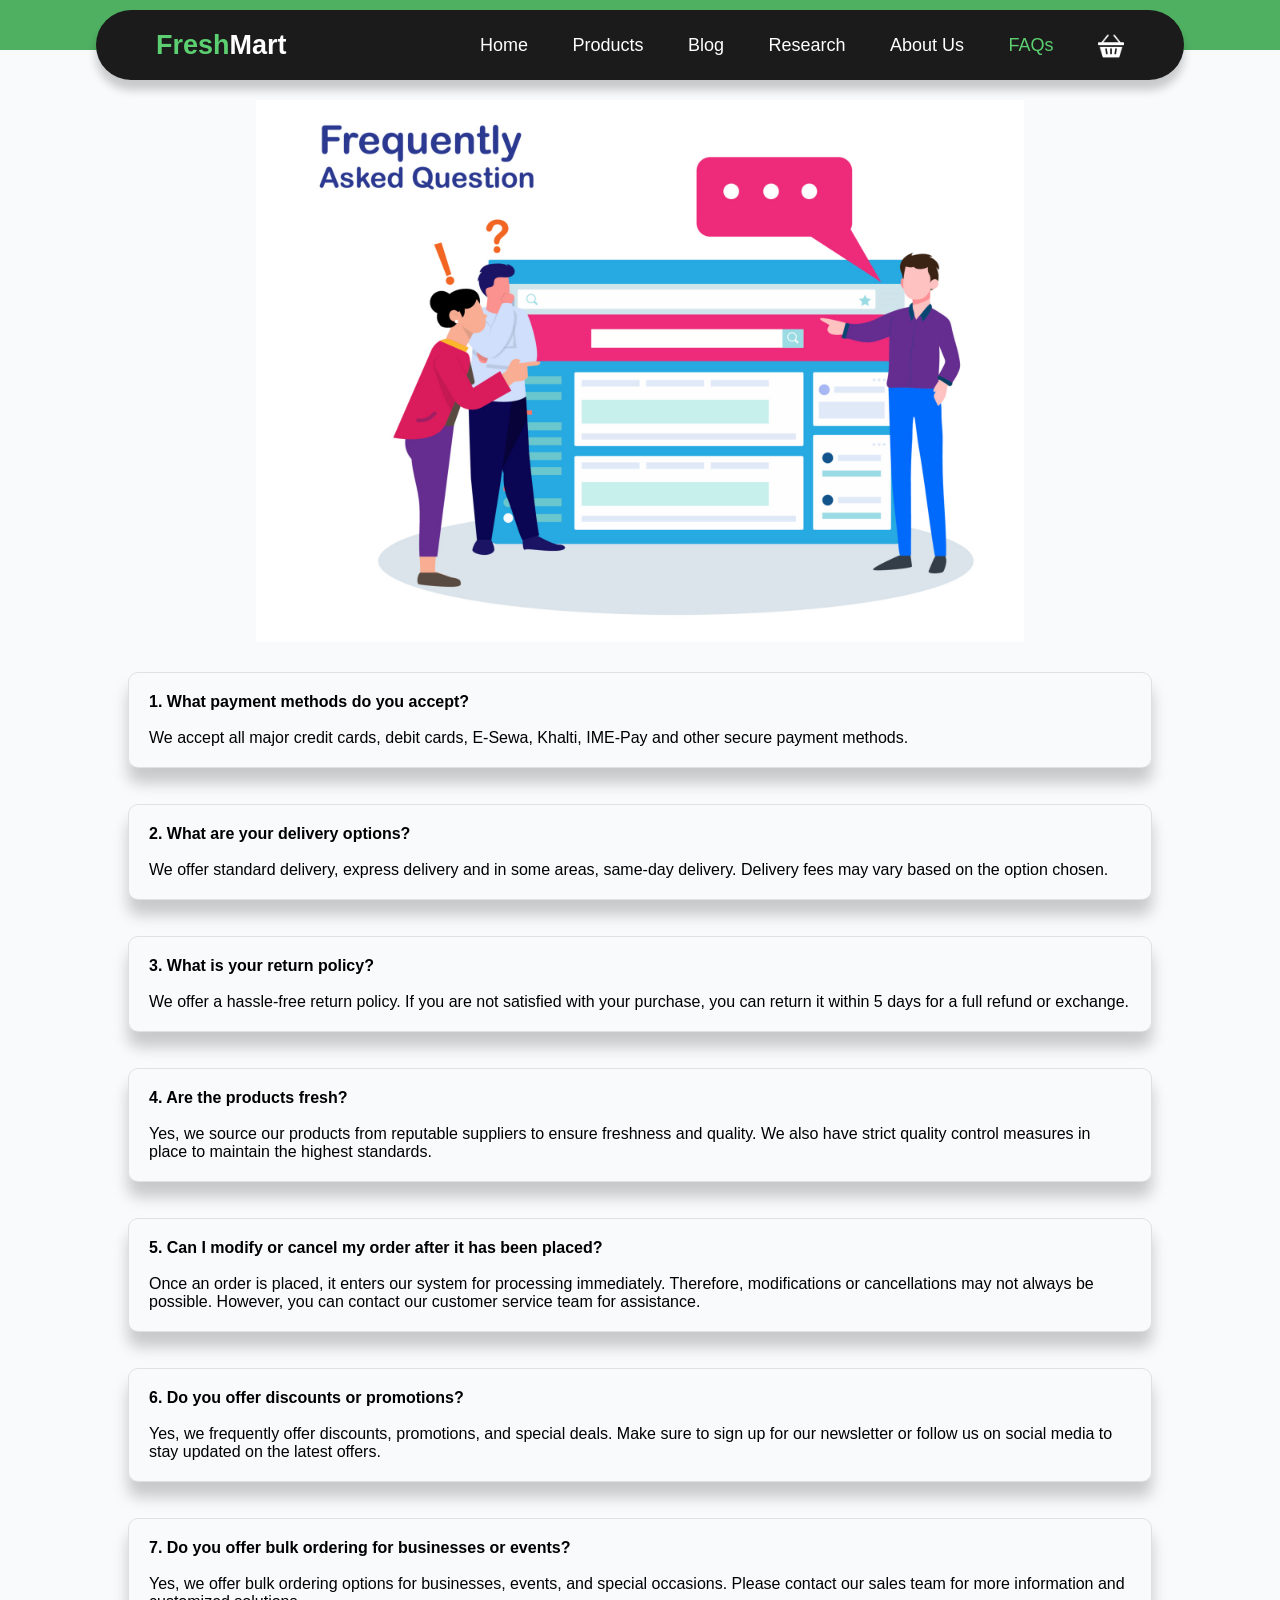
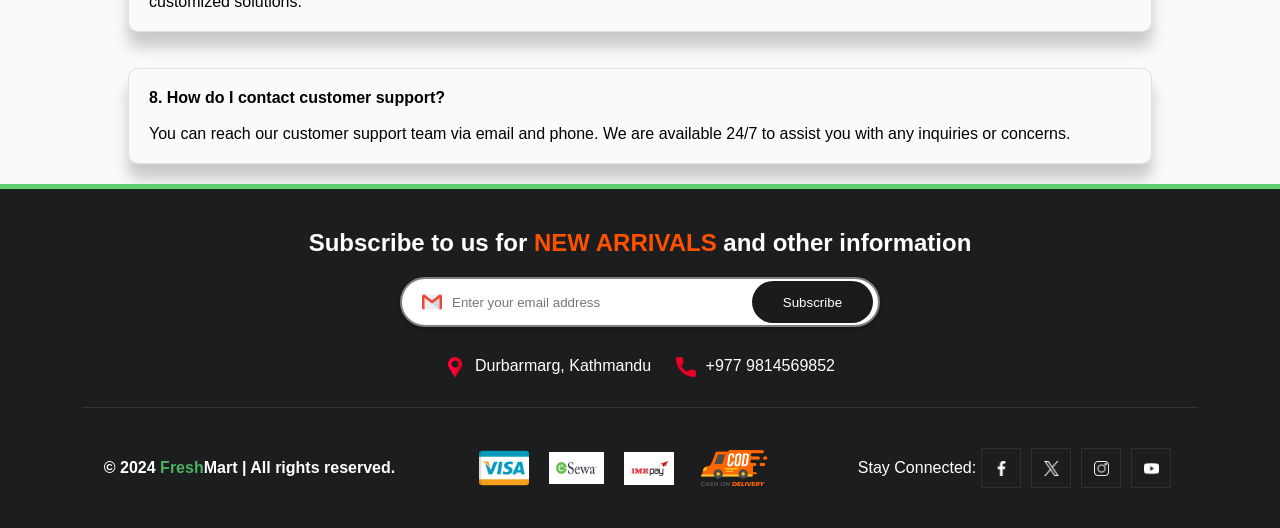
<file: pages/faq.html>
<head>
    <meta charset="UTF-8">
    <meta name="viewport" content="width=device-width, initial-scale=1.0">
    <meta name="description" content="E-commerce Grocery Store">
    <meta name="author" content="Milan Shrestha">
    <title>Fresh Mart</title>

    <!-- Linking External CSS File -->
    <link rel="stylesheet" href="../css/style.css">

    <!-- Linking External Javascript File -->
    <script src="../javascript/script.js"></script>

</head>

<body>
    <!-- Start Of Navigation Header -->
    <div id="scroll-behaviour">

        <div class="header"></div>

        <nav>
            <!-- Logo -->
            <div class="logo">
                <a style="text-decoration: none;" href="../index.html">
                    <span style="color: #5ccf71;">Fresh</span><span style="color: white;">Mart</span>
                </a>
            </div>
            <!-- End Of Logo -->

            <!-- Navbar Contents -->
            <ul>
                <li><a href="../index.html">Home</a></li>
                <li><a href="products.html">Products</a></li>
                <li><a href="blog.html">Blog</a></li>
                <li><a href="research.html">Research</a></li>
                <li><a href="about-us.html">About Us</a></li>
                <li><a href="faq.html" class="active-page">FAQs</a></li>

                <!-- Cart Icon -->
                <li>
                    <a href="#" onclick="hideShowdiv()"><img src="../assets/icons/cart.png" alt="cart icon"
                            align="center" style="height: 26px; width: 26px;"></a>
                </li>

            </ul>

        </nav>

    </div>
    <!-- End Of Navigation Header -->

    <!-- Hide Show Cart -->
    <div id="cart" class="cart">

        <div class="cart-box">

            <!-- Nutella -->
            <div style="display: inline-flex;">
                <img src="../assets/products/nutella.png" alt="nutella" width="80px">

                <div style="margin-top: 10px; margin-inline-start: 5px;">
                    <h2 class="product-name">Nutella Hazelnut</h2>

                    <p>Rs. 800 <span>x2</span>
                    </p>
                </div>
            </div>


            <hr class="cart-box-hr-1">

            <!-- Lays -->
            <div style="display: inline-flex;">
                <img src="../assets/products/tomato.png" alt="nutella" width="80px">

                <div style="margin-top: 10px; margin-inline-start: 5px;">
                    <h2 class="product-name">Fresh Tomatoes</h2>

                    <p>Rs. 150 <span>x5</span>
                    </p>
                </div>
            </div>

            <hr class="cart-box-hr-1">

            <!-- Nutella -->
            <div style="display: inline-flex;">
                <img src="../assets/products/lays.png" alt="nutella" width="80px">

                <div style="margin-top: 10px; margin-inline-start: 5px;">
                    <h2 class="product-name">Lays Deep Pizza</h2>

                    <p>Rs. 120 <span>x4</span>
                    </p>
                </div>
            </div>

            <hr class="cart-box-hr-1">

            <h3>Total: <span style="color: #fe5100; font-size: 20px;">Rs.2830</span></h3>
            <br>

            <button style="width: 80%; margin: auto;" type="button" class="add-to-cart">Check Out</button>

        </div>

    </div>
    <!-- End Of Hide Show Cart -->

    <!-- Start Of FAQs -->
    <!-- image -->
    <div style="margin-top: 100px; text-align: center;">
        <img src="../assets/icons/faqs.jpg" alt="title image" width="60%">
    </div>


    <div class="faq-container">
        <p class="faq-box">
            <b>1. What payment methods do you accept?</b>
            <br>
            We accept all major credit cards, debit cards, E-Sewa, Khalti, IME-Pay and other secure payment methods.
        </p>

        <br> <br>

        <p class="faq-box">
            <b>2. What are your delivery options?</b>
            <br>
            We offer standard delivery, express delivery and in some areas, same-day delivery. Delivery fees may vary
            based on the option chosen.
        </p>

        <br> <br>

        <p class="faq-box">
            <b>3. What is your return policy?</b>
            <br>
            We offer a hassle-free return policy. If you are not satisfied with your purchase, you can return it within
            5 days for a full refund or exchange.
        </p>

        <br> <br>

        <p class="faq-box">
            <b>4. Are the products fresh?</b>
            <br>
            Yes, we source our products from reputable suppliers to ensure freshness and quality. We also have strict
            quality control measures in place to maintain the highest standards.
        </p>

        <br> <br>

        <p class="faq-box">
            <b>5. Can I modify or cancel my order after it has been placed?</b>
            <br>
            Once an order is placed, it enters our system for processing immediately. Therefore, modifications or
            cancellations may not always be possible. However, you can contact our customer service team for assistance.
        </p>

        <br> <br>

        <p class="faq-box">
            <b>6. Do you offer discounts or promotions?</b>
            <br>
            Yes, we frequently offer discounts, promotions, and special deals. Make sure to sign up for our newsletter
            or follow us on social media to stay updated on the latest offers.
        </p>

        <br> <br>

        <p class="faq-box">
            <b>7. Do you offer bulk ordering for businesses or events?</b>
            <br>
            Yes, we offer bulk ordering options for businesses, events, and special occasions. Please contact our sales
            team for more information and customized solutions.
        </p>

        <br> <br>

        <p class="faq-box">
            <b>8. How do I contact customer support?</b>
            <br>
            You can reach our customer support team via email and phone. We are available 24/7 to assist you with any
            inquiries or concerns.
        </p>

    </div>

    <!-- End Of FAQs -->

    <!-- Footer -->
    <footer>

        <!-- Subscription Email -->
        <div class="footer-email">
            <h2>Subscribe to us for <span style="color: #fe5100;">NEW ARRIVALS </span>and other information</h2>

            <div style="margin-top: 20px;">
                <form class="search-box" name="subsForm" onsubmit="subsAlert()">
                    <!-- Gmail Icon -->
                    <img src="../assets/icons/gmail.png" alt="search icon" height="20px" width="20px">

                    <!-- placeholder -->
                    <input type="text" class="search-input" placeholder="Enter your email address"  name="Subscribe"/>

                    <!-- Subscribe Button -->
                    <input type="submit" class="search-btn" value="Subscribe" />
                </form>

            </div>

            <!-- Contact Info -->
            <div style="margin-top: 20px;">

                <div style="display: inline-flex; padding: 10px;">
                    <img src="../assets/icons/location.png" alt="location icon" height="20px">
                    <p style="margin-left: 10px;"> Durbarmarg, Kathmandu</p>
                </div>

                <div style="display: inline-flex; padding: 10px;">
                    <img src="../assets/icons/call.png" alt="location icon" height="20px">
                    <p style="margin-left: 10px;">+977 9814569852</p>
                </div>

            </div>

        </div>

        <hr>

        <!-- Copyright logo and stuff -->
        <div class="footer-end">

            <div>
                <p style="color: white; margin-top: 10px;" align="center"><b>&copy; 2024 <span
                            style="color: #4eb060;">Fresh</span><span style="color: white;">Mart</span>
                        | All rights reserved.</b></p>
            </div>

            <!-- Payment Partner Logos -->
            <div class="payment-partner">
                <img src="../assets/icons/visa.png" alt="facebook logo" width="50px">
                <img src="../assets/icons/Esewa_logo.png" alt="facebook logo" width="55px" height="32px">
                <img src="../assets/icons/ime-pay.jpg" alt="facebook logo" width="50px">
                <img src="../assets/icons/cod.png" alt="facebook logo" width="80px">
            </div>

            <!-- Social Media Logos -->
            <div class="footer-social">
                <p>Stay Connected:</p>
                <a href="https://www.facebook.com/"> <img src="../assets/icons/facebook.png" alt="facebook logo"
                        height="15px"></a>
                <a href="https://twitter.com/"> <img src="../assets/icons/twitter.png" alt="facebook logo"
                        height="15px"></a>
                <a href="https://instagram.com/"> <img src="../assets/icons/instagram.png" alt="facebook logo"
                        height="15px"></a>
                <a href="https://youtube.com/"> <img src="../assets/icons/youtube.png" alt="facebook logo"
                        height="15px"></a>
            </div>

        </div>

    </footer>
    <!-- End Of Footer -->

    <script>
        // hide show div
        var div = document.getElementById('cart');
        var display = 1;

        function hideShowdiv() {
            if (display == 1) {
                div.style.display = 'block';
                display = 0;
            }
            else {
                div.style.display = 'none';
                display = 1;
            }

            // hide cart on scroll
            window.onscroll = () => {
                div.style.display = 'none';
            }

        }
    </script>

</body>

</html>
</file>
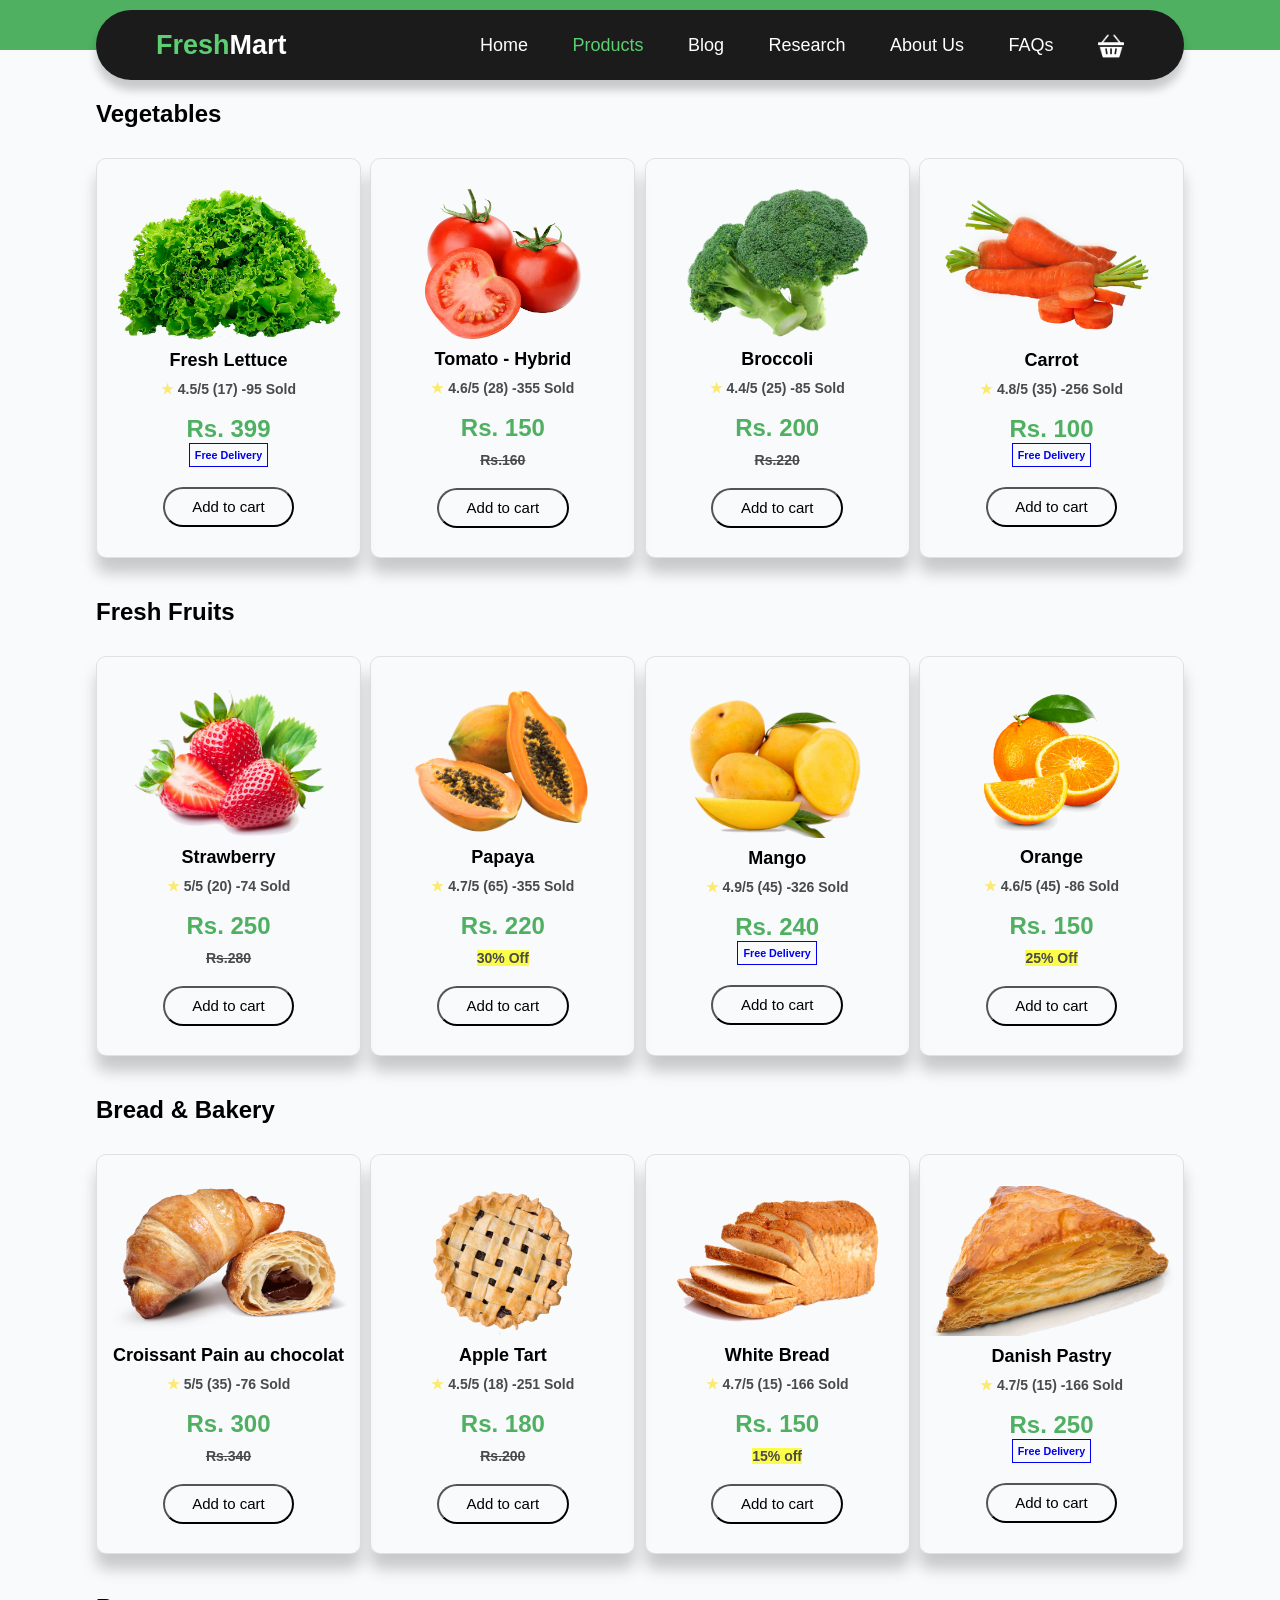
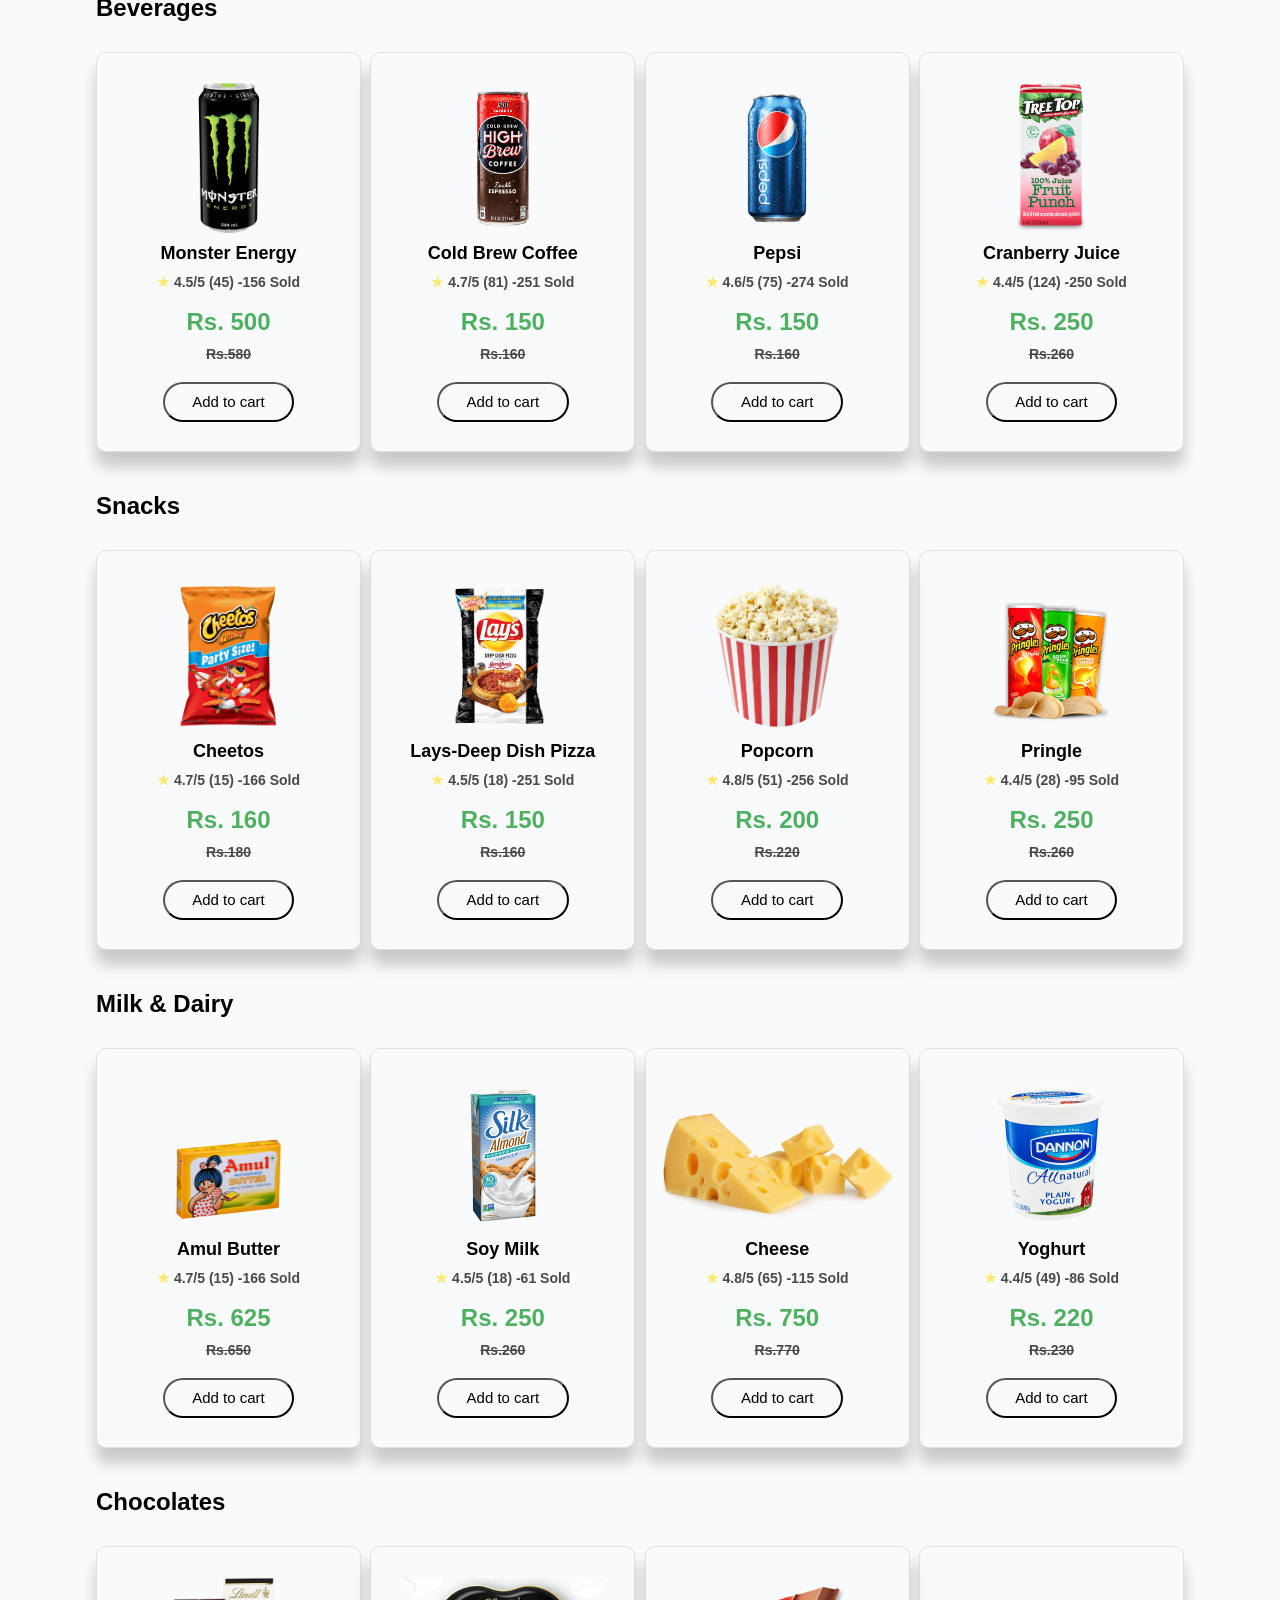
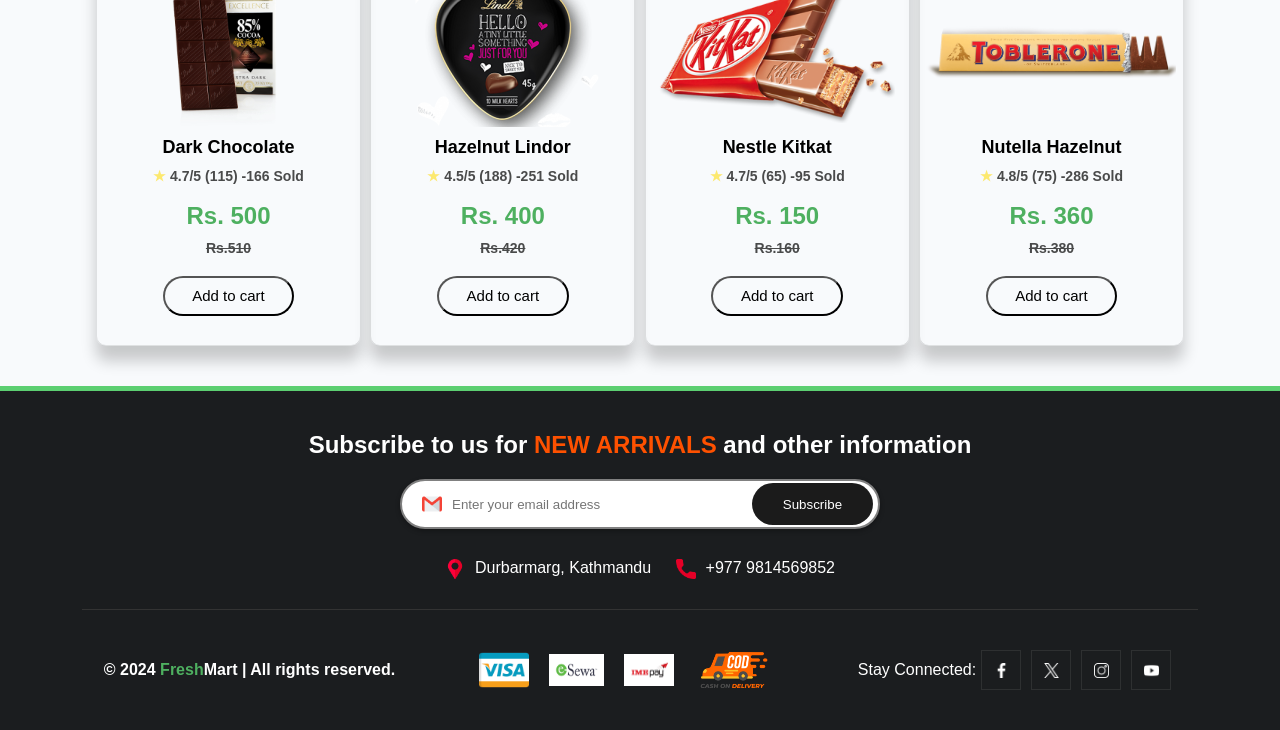
<file: pages/products.html>
<!DOCTYPE html>
<html lang="en">

<head>
    <meta charset="UTF-8">
    <meta name="viewport" content="width=device-width, initial-scale=1.0">
    <meta name="description" content="E-commerce Grocery Store">
    <meta name="author" content="Milan Shrestha">
    <title>Fresh Mart</title>

    <!-- Linking External CSS File -->
    <link rel="stylesheet" href="../css/style.css">

    <!-- Linking External Javascript File -->
    <script src="../javascript/script.js"></script>

</head>

<body>
        <!-- Start Of Navigation Header -->
        <div id="scroll-behaviour">

            <div class="header"></div>
    
            <nav >
                <!-- Logo -->
                <div class="logo">
                    <a style="text-decoration: none;" href="../index.html">
                        <span style="color: #5ccf71;">Fresh</span><span style="color: white;">Mart</span>
                    </a>
                </div>
                <!-- End Of Logo -->
    
                <!-- Navbar Contents -->
                <ul>
                    <li><a href="../index.html">Home</a></li>
                    <li><a href="products.html" class="active-page">Products</a></li>
                    <li><a href="blog.html">Blog</a></li>
                    <li><a href="research.html">Research</a></li>
                    <li><a href="about-us.html">About Us</a></li>
                    <li><a href="faq.html">FAQs</a></li>
    
                    <!-- Cart Icon -->
                    <li>
                        <a href="#" onclick="hideShowdiv()"><img src="../assets/icons/cart.png" alt="cart icon" align="center"
                                style="height: 26px; width: 26px;"></a>
                    </li>
    
                </ul>
    
            </nav>
    
        </div>
        <!-- End Of Navigation Header -->
    
        <!-- Hide Show Cart -->
        <div id="cart" class="cart">
    
            <div class="cart-box">
    
                <!-- Nutella -->
                <div style="display: inline-flex;">
                    <img src="../assets/products/nutella.png" alt="nutella" width="80px">
    
                    <div style="margin-top: 10px; margin-inline-start: 5px;">
                        <h2 class="product-name">Nutella Hazelnut</h2>
    
                        <p>Rs. 800 <span>x2</span>
                        </p>
                    </div>
                </div>
    
    
                <hr class="cart-box-hr-1">
    
                <!-- Lays -->
                <div style="display: inline-flex;">
                    <img src="../assets/products/tomato.png" alt="nutella" width="80px">
    
                    <div style="margin-top: 10px; margin-inline-start: 5px;">
                        <h2 class="product-name">Fresh Tomatoes</h2>
    
                        <p>Rs. 150 <span>x5</span>
                        </p>
                    </div>
                </div>
    
                <hr class="cart-box-hr-1">
    
                <!-- Nutella -->
                <div style="display: inline-flex;">
                    <img src="../assets/products/lays.png" alt="nutella" width="80px">
    
                    <div style="margin-top: 10px; margin-inline-start: 5px;">
                        <h2 class="product-name">Lays Deep Pizza</h2>
    
                        <p>Rs. 120 <span>x4</span>
                        </p>
                    </div>
                </div>
    
                <hr class="cart-box-hr-1">
    
                <h3>Total: <span style="color: #fe5100; font-size: 20px;">Rs.2830</span></h3>
                <br>
    
                <button style="width: 80%; margin: auto;" type="button" class="add-to-cart">Check Out</button>
    
            </div>
    
        </div>
         <!-- End Of Hide Show Cart -->

    <!-- Products List -->
    <section class="product" style="margin-top: 100px;">

        <!-- Vegetables -->
        <div class="category-heading">
            <h2 id="vegetable">Vegetables</h2>
        </div>

        <div class="product-container">

            <!-- Lettuce -->
            <a style="text-decoration: none;" href="#" class="product-box">

                <img src="../assets/products/lettuce.png" alt="lettuce" />

                <h2 class="product-name">Fresh Lettuce</h2>
                <b> <span style="color: #ffe234;">&#9733;</span> 4.5/5 (17) -95 Sold</b>

                <br>

                <h2 style="color: #4eb060;">Rs. 399</h2>
              
                <h6 style="border: 1px solid; padding: 5px;">Free Delivery</h6>
                
                <button type="button" class="add-to-cart" onclick="cartAlert()">Add to cart</button>

            </a>

            <!-- Tomato -->
            <a style="text-decoration: none;" href="#" class="product-box">

                <img src="../assets/products/tomatoes.png" alt="tomato" />

                <h2 class="product-name">Tomato - Hybrid</h2>
                <b> <span style="color: #ffe234;">&#9733;</span> 4.6/5 (28) -355 Sold</b>

                <br>

                <h2 style="color: #4eb060;">Rs. 150</h2>
                <b><del>Rs.160</del></b>

                <button type="button" class="add-to-cart" onclick="cartAlert()">Add to cart</button>

            </a>

            <!-- Broccoli -->
            <a style="text-decoration: none;" href="#" class="product-box">

                <img src="../assets/products/broccoli.png" alt="Broccoli" />

                <h2 class="product-name">Broccoli</h2>
                <b> <span style="color: #ffe234;">&#9733;</span> 4.4/5 (25) -85 Sold</b>

                <br>

                <h2 style="color: #4eb060;">Rs. 200</h2>
                <b><del>Rs.220</del></b>

                <button type="button" class="add-to-cart" onclick="cartAlert()">Add to cart</button>

            </a>

            <!-- Carrot -->
            <a style="text-decoration: none;" href="#" class="product-box">

                <img src="../assets/products/carrot.png" alt="carrot" />

                <h2 class="product-name">Carrot</h2>
                <b> <span style="color: #ffe234;">&#9733;</span> 4.8/5 (35) -256 Sold</b>

                <br>

                <h2 style="color: #4eb060;">Rs. 100</h2>
              
                <h6 style="border: 1px solid; padding: 5px;">Free Delivery</h6>

                <button type="button" class="add-to-cart" onclick="cartAlert()">Add to cart</button>

            </a>


        </div>


        <!-- Fresh Fruits -->
        <div class="category-heading">
            <h2 id="fruits" style="margin-top: 40px;">Fresh Fruits</h2>
        </div>

        <div class="product-container">

            <!-- Strawberry -->
            <a style="text-decoration: none;" href="#" class="product-box">

                <img src="../assets/products/strawberry.png" alt="Strawberry" />

                <h2 class="product-name">Strawberry</h2>
                <b> <span style="color: #ffe234;">&#9733;</span> 5/5 (20) -74 Sold</b>

                <br>

                <h2 style="color: #4eb060;">Rs. 250</h2>
                <b><del>Rs.280</del></b>

                <button type="button" class="add-to-cart" onclick="cartAlert()">Add to cart</button>

            </a>

            <!-- Papaya -->
            <a style="text-decoration: none;" href="#" class="product-box">

                <img src="../assets/products/papaya.png" alt="papaya" style="object-fit: cover; width: 200px;"/>

                <h2 class="product-name">Papaya</h2>
                <b> <span style="color: #ffe234;">&#9733;</span> 4.7/5 (65) -355 Sold</b>

                <br>

                <h2 style="color: #4eb060;">Rs. 220</h2>
                <b><mark>30% Off</mark></b>

                <button type="button" class="add-to-cart" onclick="cartAlert()">Add to cart</button>

            </a>

            <!-- Mango -->
            <a style="text-decoration: none;" href="#" class="product-box">

                <img src="../assets/products/mango.png" alt="Mango" style="object-fit: cover; width: 200px;" />

                <h2 class="product-name">Mango</h2>
                <b> <span style="color: #ffe234;">&#9733;</span> 4.9/5 (45) -326 Sold</b>

                <br>

                <h2 style="color: #4eb060;">Rs. 240</h2>
                <h6 style="border: 1px solid; padding: 5px;">Free Delivery</h6>

                <button type="button" class="add-to-cart" onclick="cartAlert()">Add to cart</button>

            </a>

            <!-- Orange -->
            <a style="text-decoration: none;" href="#" class="product-box">

                <img src="../assets/products/orange.png" alt="Orange" />

                <h2 class="product-name">Orange</h2>
                <b> <span style="color: #ffe234;">&#9733;</span> 4.6/5 (45) -86 Sold</b>

                <br>

                <h2 style="color: #4eb060;">Rs. 150</h2>
                <b><mark>25% Off</mark></b>

                <button type="button" class="add-to-cart" onclick="cartAlert()">Add to cart</button>

            </a>


        </div>

        <!-- Bread & Bakery-->
        <div class="category-heading">
            <h2 id="bakery" style="margin-top: 40px;">Bread & Bakery</h2>
        </div>

        <div class="product-container">

            <!-- Croissant -->
            <a style="text-decoration: none;" href="#" class="product-box">

                <img src="../assets/products/croissant.png" alt="Croissant" style="object-fit: cover;"/>

                <h2 class="product-name">Croissant Pain au chocolat</h2>
                <b> <span style="color: #ffe234;">&#9733;</span> 5/5 (35) -76 Sold</b>

                <br>

                <h2 style="color: #4eb060;">Rs. 300</h2>
                <b><del>Rs.340</del></b>

                <button type="button" class="add-to-cart" onclick="cartAlert()">Add to cart</button>

            </a>

            <!-- Apple Tart -->
            <a style="text-decoration: none;" href="#" class="product-box">

                <img src="../assets/products/apple-tart.png" alt="apple-tart" />

                <h2 class="product-name">Apple Tart</h2>
                <b> <span style="color: #ffe234;">&#9733;</span> 4.5/5 (18) -251 Sold</b>

                <br>

                <h2 style="color: #4eb060;">Rs. 180</h2>
                <b><del>Rs.200</del></b>

                <button type="button" class="add-to-cart" onclick="cartAlert()">Add to cart</button>

            </a>

            <!-- White Bread -->
            <a style="text-decoration: none;" href="#" class="product-box">

                <img src="../assets/products/white-bread.png" alt="White Bread" />

                <h2 class="product-name">White Bread</h2>
                <b> <span style="color: #ffe234;">&#9733;</span> 4.7/5 (15) -166 Sold</b>

                <br>

                <h2 style="color: #4eb060;">Rs. 150</h2>
                <b><mark>15% off</mark></b>

                <button type="button" class="add-to-cart" onclick="cartAlert()">Add to cart</button>

            </a>

            <!-- Danish Pastry -->
            <a style="text-decoration: none;" href="#" class="product-box">

                <img src="../assets/products/Danish-Pastry.png" alt="Danish Pastry" style="object-fit: cover;" />

                <h2 class="product-name">Danish Pastry</h2>
                <b> <span style="color: #ffe234;">&#9733;</span> 4.7/5 (15) -166 Sold</b>

                <br>

                <h2 style="color: #4eb060;">Rs. 250</h2>
                <h6 style="border: 1px solid; padding: 5px;">Free Delivery</h6>

                <button type="button" class="add-to-cart" onclick="cartAlert()">Add to cart</button>

            </a>


        </div>

        <!-- Cold Drinks-->
        <div class="category-heading">
            <h2 id="drinks" style="margin-top: 40px;">Beverages</h2>
        </div>

        <div class="product-container">

            <!-- Monster Energy Drinks -->
            <a style="text-decoration: none;" href="#" class="product-box">

                <img src="../assets/products/monster.png" alt="monster" />

                <h2 class="product-name">Monster Energy</h2>
                <b> <span style="color: #ffe234;">&#9733;</span> 4.5/5 (45) -156 Sold</b>

                <br>

                <h2 style="color: #4eb060;">Rs. 500</h2>
                <b><del>Rs.580</del></b>

                <button type="button" class="add-to-cart" onclick="cartAlert()">Add to cart</button>
            </a>

            <!-- Cold Brew Coffee -->
            <a style="text-decoration: none;" href="#" class="product-box">

                <img src="../assets/products/cold-coffee.png" alt="cold coffee" />

                <h2 class="product-name">Cold Brew Coffee</h2>
                <b> <span style="color: #ffe234;">&#9733;</span> 4.7/5 (81) -251 Sold</b>

                <br>

                <h2 style="color: #4eb060;">Rs. 150</h2>
                <b><del>Rs.160</del></b>

                <button type="button" class="add-to-cart" onclick="cartAlert()">Add to cart</button>

            </a>

            <!-- Pepsi -->
            <a style="text-decoration: none;" href="#" class="product-box">

                <img src="../assets/products/pepsi.png" alt="pepsi" />

                <h2 class="product-name">Pepsi</h2>
                <b> <span style="color: #ffe234;">&#9733;</span> 4.6/5 (75) -274 Sold</b>

                <br>

                <h2 style="color: #4eb060;">Rs. 150</h2>
                <b><del>Rs.160</del></b>

                <button type="button" class="add-to-cart" onclick="cartAlert()">Add to cart</button>
            </a>

            <!-- Cranberry -->
            <a style="text-decoration: none;" href="#" class="product-box">

                <img src="../assets/products/cranberry.png" alt="Cranberry" />

                <h2 class="product-name">Cranberry Juice</h2>
                <b> <span style="color: #ffe234;">&#9733;</span> 4.4/5 (124) -250 Sold</b>

                <br>

                <h2 style="color: #4eb060;">Rs. 250</h2>
                <b><del>Rs.260</del></b>

                <button type="button" class="add-to-cart" onclick="cartAlert()">Add to cart</button>

            </a>


        </div>

        <!-- Snacks-->
        <div class="category-heading">
            <h2 id="snacks" style="margin-top: 40px;">Snacks</h2>
        </div>

        <div class="product-container">

            <!-- Cheetos -->
            <a style="text-decoration: none;" href="#" class="product-box">

                <img src="../assets/products/cheetos.png" alt="cheetos" />

                <h2 class="product-name">Cheetos</h2>
                <b> <span style="color: #ffe234;">&#9733;</span> 4.7/5 (15) -166 Sold</b>

                <br>

                <h2 style="color: #4eb060;">Rs. 160</h2>
                <b><del>Rs.180</del></b>

                <button type="button" class="add-to-cart" onclick="cartAlert()">Add to cart</button>

            </a>

            <!-- Lays -->
            <a style="text-decoration: none;" href="#" class="product-box">

                <img src="../assets/products/lays.png" alt="lays" />

                <h2 class="product-name">Lays-Deep Dish Pizza</h2>
                <b> <span style="color: #ffe234;">&#9733;</span> 4.5/5 (18) -251 Sold</b>

                <br>

                <h2 style="color: #4eb060;">Rs. 150</h2>
                <b><del>Rs.160</del></b>

                <button type="button" class="add-to-cart" onclick="cartAlert()">Add to cart</button>

            </a>

            <!-- Popcorn -->
            <a style="text-decoration: none;" href="#" class="product-box">

                <img src="../assets/products/popcorn.png" alt="popcorn" />

                <h2 class="product-name">Popcorn</h2>
                <b> <span style="color: #ffe234;">&#9733;</span> 4.8/5 (51) -256 Sold</b>

                <br>

                <h2 style="color: #4eb060;">Rs. 200</h2>
                <b><del>Rs.220</del></b>

                <button type="button" class="add-to-cart" onclick="cartAlert()">Add to cart</button>

            </a>

            <!-- Pringle -->
            <a style="text-decoration: none;" href="#" class="product-box">

                <img src="../assets/products/Pringle.png" alt="Pringle" />

                <h2 class="product-name">Pringle</h2>
                <b> <span style="color: #ffe234;">&#9733;</span> 4.4/5 (28) -95 Sold</b>

                <br>

                <h2 style="color: #4eb060;">Rs. 250</h2>
                <b><del>Rs.260</del></b>

                <button type="button" class="add-to-cart" onclick="cartAlert()">Add to cart</button>

            </a>


        </div>

        <!-- Milk & Dairy-->
        <div class="category-heading">
            <h2 id="milk" style="margin-top: 40px;">Milk & Dairy</h2>
        </div>

        <div class="product-container">

            <!-- Butter -->
            <a style="text-decoration: none;" href="#" class="product-box">

                <img src="../assets/products/butter.png" alt="butter" />

                <h2 class="product-name">Amul Butter</h2>
                <b> <span style="color: #ffe234;">&#9733;</span> 4.7/5 (15) -166 Sold</b>

                <br>

                <h2 style="color: #4eb060;">Rs. 625</h2>
                <b><del>Rs.650</del></b>

                <button type="button" class="add-to-cart" onclick="cartAlert()">Add to cart</button>

            </a>

            <!-- Soy Milk -->
            <a style="text-decoration: none;" href="#" class="product-box">

                <img src="../assets/products/soy-milk.png" alt="nutella" />

                <h2 class="product-name">Soy Milk</h2>
                <b> <span style="color: #ffe234;">&#9733;</span> 4.5/5 (18) -61 Sold</b>

                <br>

                <h2 style="color: #4eb060;">Rs. 250</h2>
                <b><del>Rs.260</del></b>

                <button type="button" class="add-to-cart" onclick="cartAlert()">Add to cart</button>

            </a>

            <!-- Cheese -->
            <a style="text-decoration: none;" href="#" class="product-box">

                <img src="../assets/products/cheese.png" alt="cheese" />

                <h2 class="product-name">Cheese</h2>
                <b> <span style="color: #ffe234;">&#9733;</span> 4.8/5 (65) -115 Sold</b>

                <br>

                <h2 style="color: #4eb060;">Rs. 750</h2>
                <b><del>Rs.770</del></b>

                <button type="button" class="add-to-cart" onclick="cartAlert()">Add to cart</button>

            </a>

            <!-- Yoghurt -->
            <a style="text-decoration: none;" href="#" class="product-box">

                <img src="../assets/products/Yoghurt.png" alt="Yoghurt" />

                <h2 class="product-name">Yoghurt</h2>
                <b> <span style="color: #ffe234;">&#9733;</span> 4.4/5 (49) -86 Sold</b>

                <br>

                <h2 style="color: #4eb060;">Rs. 220</h2>
                <b><del>Rs.230</del></b>

                <button type="button" class="add-to-cart" onclick="cartAlert()">Add to cart</button>

            </a>

        </div>

        <!-- Chocolates-->
        <div class="category-heading">
            <h2 id="chocolate" style="margin-top: 40px;">Chocolates</h2>
        </div>

        <div class="product-container">

            <!-- Dark Chocolate -->
            <a style="text-decoration: none;" href="#" class="product-box">

                <img src="../assets/products/dark-chocolate.png" alt="dark-chocolate" />

                <h2 class="product-name">Dark Chocolate</h2>
                <b> <span style="color: #ffe234;">&#9733;</span> 4.7/5 (115) -166 Sold</b>

                <br>

                <h2 style="color: #4eb060;">Rs. 500</h2>
                <b><del>Rs.510</del></b>

                <button type="button" class="add-to-cart" onclick="cartAlert()">Add to cart</button>

            </a>

            <!-- Lindor -->
            <a style="text-decoration: none;" href="#" class="product-box">

                <img src="../assets/products/lindor.png" alt="nutella" style="object-fit: cover;"/>

                <h2 class="product-name">Hazelnut Lindor</h2>
                <b> <span style="color: #ffe234;">&#9733;</span> 4.5/5 (188) -251 Sold</b>

                <br>

                <h2 style="color: #4eb060;">Rs. 400</h2>
                <b><del>Rs.420</del></b>

                <button type="button" class="add-to-cart" onclick="cartAlert()">Add to cart</button>

            </a>

            <!-- Kitkat -->
            <a style="text-decoration: none;" href="#" class="product-box">

                <img src="../assets/products/Kitkat.png" alt="nutella" />

                <h2 class="product-name">Nestle Kitkat</h2>
                <b> <span style="color: #ffe234;">&#9733;</span> 4.7/5 (65) -95 Sold</b>

                <br>

                <h2 style="color: #4eb060;">Rs. 150</h2>
                <b><del>Rs.160</del></b>

                <button type="button" class="add-to-cart" onclick="cartAlert()">Add to cart</button>

            </a>

            <!-- Toblerone -->
            <a style="text-decoration: none;" href="#" class="product-box">

                <img src="../assets/products/toblerone.png" alt="Toblerone" />

                <h2 class="product-name">Nutella Hazelnut</h2>
                <b> <span style="color: #ffe234;">&#9733;</span> 4.8/5 (75) -286 Sold</b>

                <br>

                <h2 style="color: #4eb060;">Rs. 360</h2>
                <b><del>Rs.380</del></b>

                <button type="button" class="add-to-cart" onclick="cartAlert()">Add to cart</button>

            </a>


        </div>

    </section>
    <!-- End Of Products List -->

    <!-- Footer -->
    <footer>

        <!-- Subscription Email -->
        <div class="footer-email">
            <h2>Subscribe to us for <span style="color: #fe5100;">NEW ARRIVALS </span>and other information</h2>

            <div style="margin-top: 20px;">
                <form class="search-box" name="subsForm" onsubmit="subsAlert()">
                    <!-- Gmail Icon -->
                    <img src="../assets/icons/gmail.png" alt="search icon" height="20px" width="20px">

                    <!-- placeholder -->
                    <input type="text" class="search-input" placeholder="Enter your email address" name="Subscribe" />

                    <!-- Subscribe Button -->
                    <input type="submit" class="search-btn" value="Subscribe" />
                </form>

            </div>

            <!-- Contact Info -->
            <div style="margin-top: 20px;">

                <div style="display: inline-flex; padding: 10px;">
                    <img src="../assets/icons/location.png" alt="location icon" height="20px">
                    <p style="margin-left: 10px;"> Durbarmarg, Kathmandu</p>
                </div>

                <div style="display: inline-flex; padding: 10px;">
                    <img src="../assets/icons/call.png" alt="location icon" height="20px">
                    <p style="margin-left: 10px;">+977 9814569852</p>
                </div>

            </div>

        </div>

        <hr>

        <!-- Copyright logo and stuff -->
        <div class="footer-end">

            <div>
                <p style="color: white; margin-top: 10px;" align="center"><b>&copy; 2024 <span
                            style="color: #4eb060;">Fresh</span><span style="color: white;">Mart</span>
                        | All rights reserved.</b></p>
            </div>

            <!-- Payment Partner Logos -->
            <div class="payment-partner">
                <img src="../assets/icons/visa.png" alt="facebook logo" width="50px">
                <img src="../assets/icons/Esewa_logo.png" alt="facebook logo" width="55px" height="32px">
                <img src="../assets/icons/ime-pay.jpg" alt="facebook logo" width="50px">
                <img src="../assets/icons/cod.png" alt="facebook logo" width="80px">
            </div>

            <!-- Social Media Logos -->
            <div class="footer-social">
                <p>Stay Connected:</p>
                <a href="https://www.facebook.com/"> <img src="../assets/icons/facebook.png" alt="facebook logo" height="15px"></a>
                <a href="https://twitter.com/"> <img src="../assets/icons/twitter.png" alt="facebook logo" height="15px"></a>
                <a href="https://instagram.com/"> <img src="../assets/icons/instagram.png" alt="facebook logo" height="15px"></a>
                <a href="https://youtube.com/"> <img src="../assets/icons/youtube.png" alt="facebook logo" height="15px"></a>
            </div>

        </div>

    </footer>
    <!-- End Of Footer -->

    <script>
        // hide show div
        var div = document.getElementById('cart');
        var display = 1;

        function hideShowdiv() {
            if (display == 1) {
                div.style.display = 'block';
                display = 0;
            }
            else {
                div.style.display = 'none';
                display = 1;
            }

            // hide cart on scroll
            window.onscroll = () => {
                div.style.display = 'none';
            }

        }
    </script>


</body>

</html>
</file>
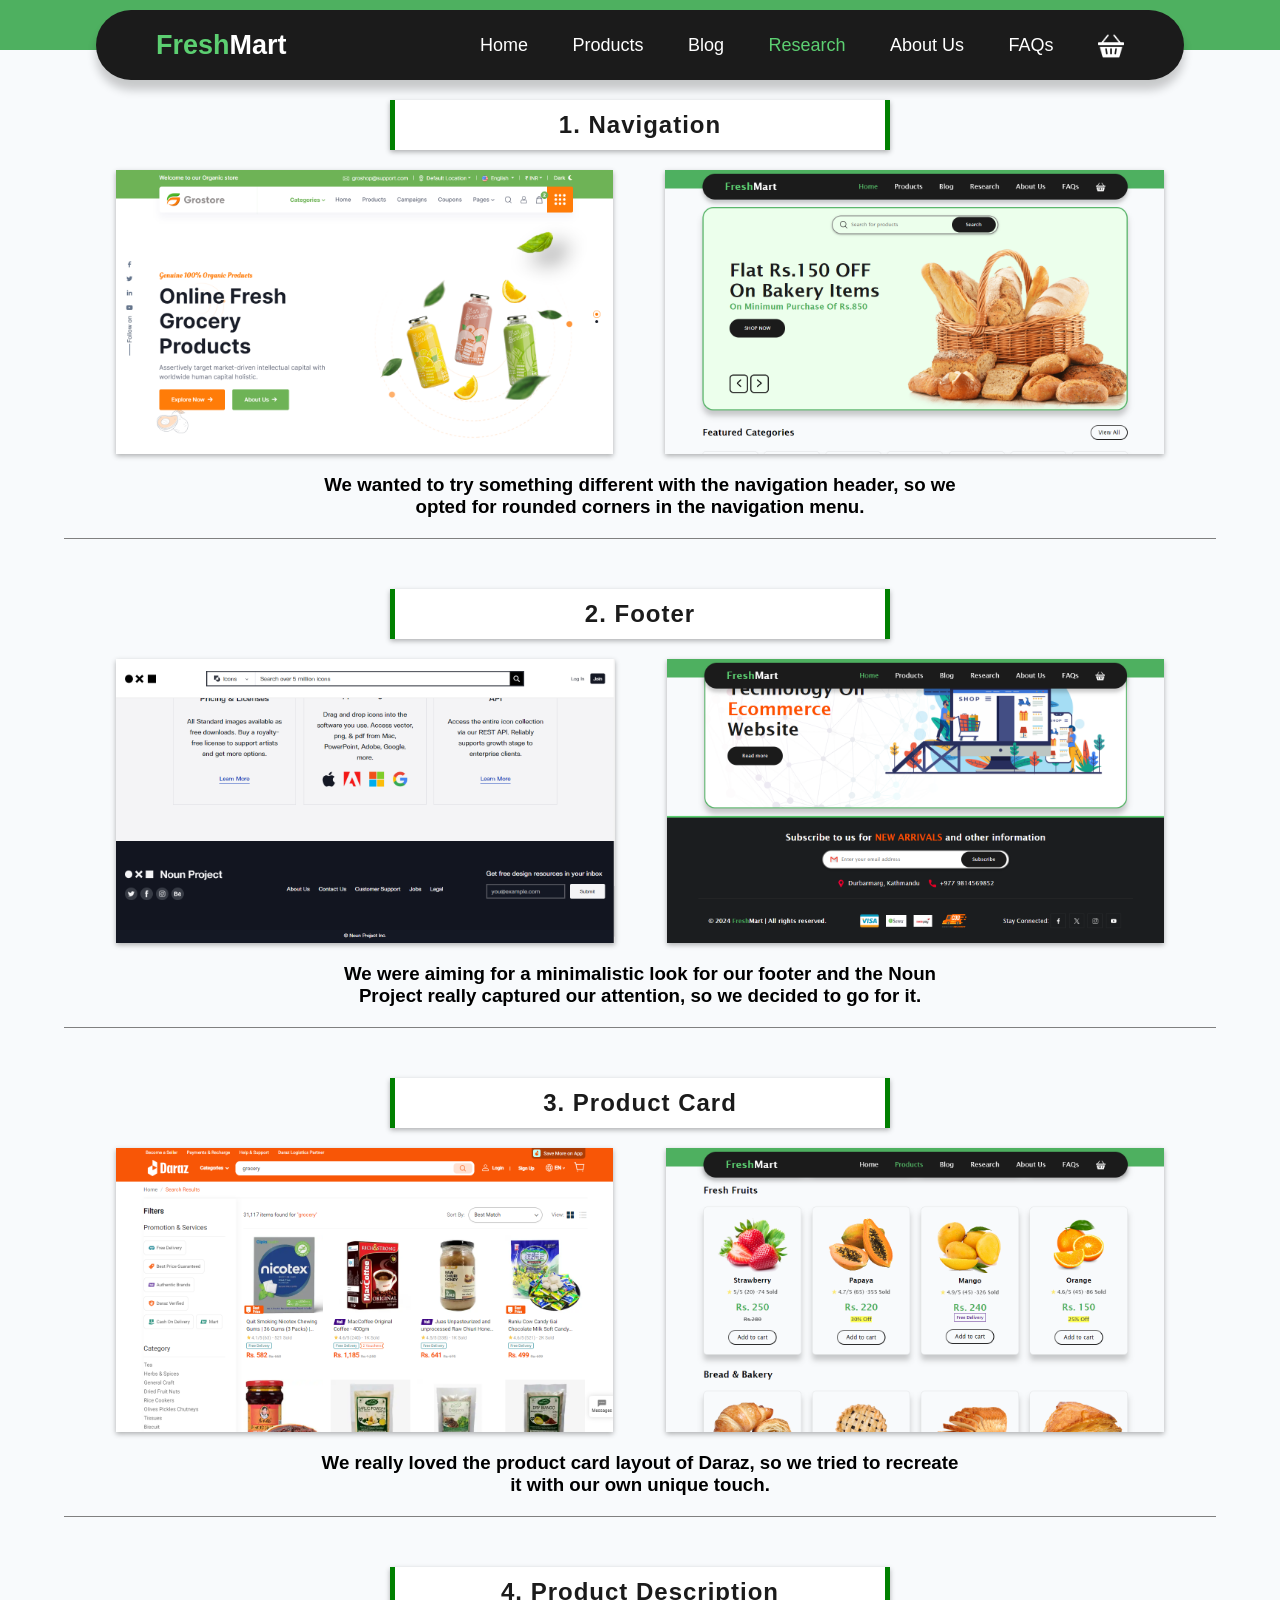
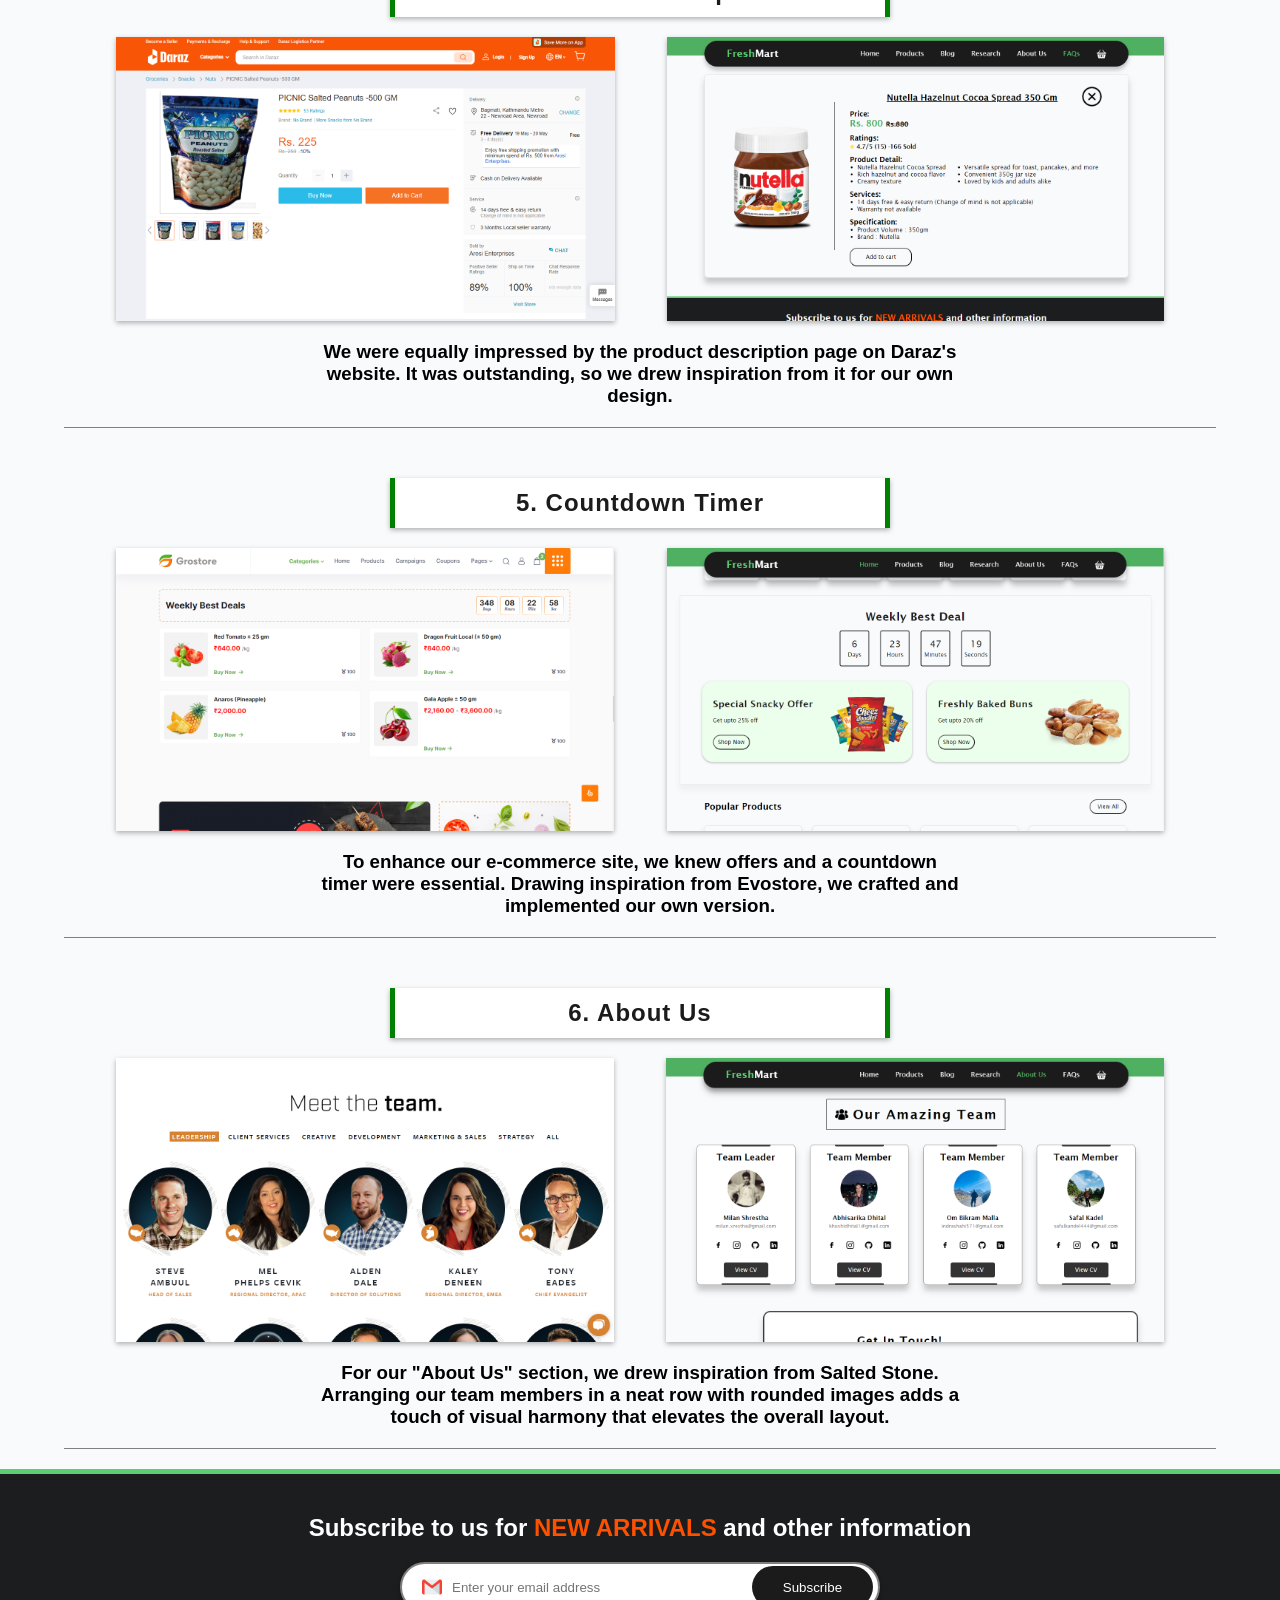
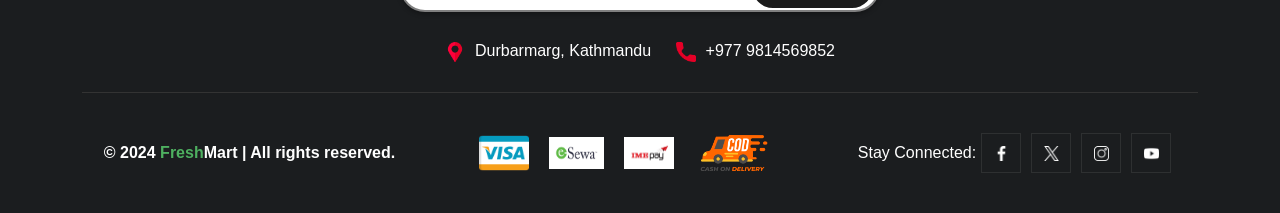
<file: pages/research.html>
<head>
    <meta charset="UTF-8">
    <meta name="viewport" content="width=device-width, initial-scale=1.0">
    <meta name="description" content="E-commerce Grocery Store">
    <meta name="author" content="Milan Shrestha">
    <title>Fresh Mart</title>

    <!-- Linking External CSS File -->
    <link rel="stylesheet" href="../css/style.css">

    <!-- Linking External Javascript File -->
    <script src="../javascript/script.js"></script>

<body>
    <!-- Start Of Navigation Header -->
    <div id="scroll-behaviour">

        <div class="header"></div>

        <nav>
            <!-- Logo -->
            <div class="logo">
                <a style="text-decoration: none;" href="../index.html">
                    <span style="color: #5ccf71;">Fresh</span><span style="color: white;">Mart</span>
                </a>
            </div>
            <!-- End Of Logo -->

            <!-- Navbar Contents -->
            <ul>
                <li><a href="../index.html">Home</a></li>
                <li><a href="products.html">Products</a></li>
                <li><a href="blog.html">Blog</a></li>
                <li><a href="research.html" class="active-page">Research</a></li>
                <li><a href="about-us.html">About Us</a></li>
                <li><a href="faq.html">FAQs</a></li>

                <!-- Cart Icon -->
                <li>
                    <a href="#" onclick="hideShowdiv()"><img src="../assets/icons/cart.png" alt="cart icon"
                            align="center" style="height: 26px; width: 26px;"></a>
                </li>

            </ul>

        </nav>

    </div>
    <!-- End Of Navigation Header -->

    <!-- Hide Show Cart -->
    <div id="cart" class="cart">

        <div class="cart-box">

            <!-- Nutella -->
            <div style="display: inline-flex;">
                <img src="../assets/products/nutella.png" alt="nutella" width="80px">

                <div style="margin-top: 10px; margin-inline-start: 5px;">
                    <h2 class="product-name">Nutella Hazelnut</h2>

                    <p>Rs. 800 <span>x2</span>
                    </p>
                </div>
            </div>


            <hr class="cart-box-hr-1">

            <!-- Lays -->
            <div style="display: inline-flex;">
                <img src="../assets/products/tomato.png" alt="nutella" width="80px">

                <div style="margin-top: 10px; margin-inline-start: 5px;">
                    <h2 class="product-name">Fresh Tomatoes</h2>

                    <p>Rs. 150 <span>x5</span>
                    </p>
                </div>
            </div>

            <hr class="cart-box-hr-1">

            <!-- Nutella -->
            <div style="display: inline-flex;">
                <img src="../assets/products/lays.png" alt="nutella" width="80px">

                <div style="margin-top: 10px; margin-inline-start: 5px;">
                    <h2 class="product-name">Lays Deep Pizza</h2>

                    <p>Rs. 120 <span>x4</span>
                    </p>
                </div>
            </div>

            <hr class="cart-box-hr-1">

            <h3>Total: <span style="color: #fe5100; font-size: 20px;">Rs.2830</span></h3>
            <br>

            <button style="width: 80%; margin: auto;" type="button" class="add-to-cart">Check Out</button>

        </div>

    </div>
    <!-- End Of Hide Show Cart -->

    <!-- Start Of Research -->

    <!-- Navigation -->
    <div>
        <div class="name-styles" style="margin: auto; margin-top: 100px; height: 50px; align-content: center;">
            <h2>1. Navigation</h2>
        </div>

        <div class="research-container">

            <a href="https://grostore.themetags.com/">
                <div class="research-image">
                    <img src="../assets/icons/ext-navigation.png" alt="Navigation" style="width:100%">
                </div>
            </a>

            <a href="../index.html">
                <div class="research-image">
                    <img src="../assets/icons/int-navigation.png" alt="Navigation" style="width:100%">
                </div>
            </a>


        </div>

        <h3 class="research-text">We wanted to try something different with the navigation header, so we opted for
            rounded corners in the navigation menu.</h3>
    </div>

    <hr style="margin-top: 20px; background-color: grey;">

    <!-- Footer -->
    <div>
        <div class="name-styles" style="margin: auto; margin-top: 50px; ">
            <h2>2. Footer</h2>
        </div>

        <div class="research-container">

            <a href="https://thenounproject.com/">
                <div class="research-image">
                    <img src="../assets/icons/ext-footer.png" alt="Navigation" style="width:100%">
                </div>
            </a>

            <a href="../index.html#footer">
                <div class="research-image">
                    <img src="../assets/icons/int-footer.png" alt="Navigation" style="width:100%">
                </div>
            </a>

        </div>

        <h3 class="research-text">We were aiming for a minimalistic look for our footer and the Noun Project really
            captured our attention, so we decided to go for it.</h3>
    </div>

    <hr style="margin-top: 20px; background-color: grey;">

    <!-- Product Card -->
    <div>
        <div class="name-styles" style="margin: auto; margin-top: 50px; ">
            <h2>3. Product Card</h2>
        </div>

        <div class="research-container">

            <a href="https://www.daraz.com.np/">
                <div class="research-image">
                    <img src="../assets/icons/ext-product-card.png" alt="Navigation" style="width:100%">
                </div>
            </a>

            <a href="../pages/products.html">
                <div class="research-image">
                    <img src="../assets/icons/int-product-card.png" alt="Navigation" style="width:100%">
                </div>
            </a>

        </div>

        <h3 class="research-text">We really loved the product card layout of Daraz, so we tried to recreate it with our
            own unique touch.</h3>
    </div>

    <hr style="margin-top: 20px; background-color: grey;">

 <!-- Product Description -->
 <div>
    <div class="name-styles" style="margin: auto; margin-top: 50px; ">
        <h2>4. Product Description</h2>
    </div>

    <div class="research-container">

        <a href="https://www.daraz.com.np/products/picnic-peanuts-500gm-i106040347-s1027939060.html">
            <div class="research-image">
                <img src="../assets/icons/ext-product-desc.png" alt="Navigation" style="width:100%">
            </div>
        </a>

        <a href="../pages/product-description/product-descriptionOne.html">
            <div class="research-image">
                <img src="../assets/icons/int-product-desc.png" alt="Navigation" style="width:100%">
            </div>
        </a>

    </div>

    <h3 class="research-text">We were equally impressed by the product description page on Daraz's website. It was outstanding, so we drew inspiration from it for our own design.</h3>
</div>

<hr style="margin-top: 20px; background-color: grey;">

 <!-- Countdown Timer -->
 <div>
    <div class="name-styles" style="margin: auto; margin-top: 50px; ">
        <h2>5. Countdown Timer</h2>
    </div>

    <div class="research-container">

        <a href="https://grostore.themetags.com/">
            <div class="research-image">
                <img src="../assets/icons/ext-countdown-timer.png" alt="Navigation" style="width:100%">
            </div>
        </a>

        <a href="../index.html#timer-countdown">
            <div class="research-image">
                <img src="../assets/icons/int-countdown-timer.png" alt="Navigation" style="width:100%">
            </div>
        </a>

    </div>

    <h3 class="research-text">To enhance our e-commerce site, we knew offers and a countdown timer were essential. Drawing inspiration from Evostore, we crafted and implemented our own version.</h3>
</div>

<hr style="margin-top: 20px; background-color: grey;">

<!-- About Us -->
<div>
    <div class="name-styles" style="margin: auto; margin-top: 50px; ">
        <h2>6. About Us</h2>
    </div>

    <div class="research-container">

        <a href="https://www.saltedstone.com/about">
            <div class="research-image">
                <img src="../assets/icons/ext-about-us.png" alt="Navigation" style="width:100%">
            </div>
        </a>

        <a href="../pages/about-us.html">
            <div class="research-image">
                <img src="../assets/icons/int-about-us.png" alt="Navigation" style="width:100%">
            </div>
        </a>

    </div>

    <h3 class="research-text">For our "About Us" section, we drew inspiration from Salted Stone. Arranging our team members in a neat row with rounded images adds a touch of visual harmony that elevates the overall layout.</h3>
</div>

<hr style="margin-top: 20px; background-color: grey;">





    <!-- End Of Research -->

    <!-- Footer -->
    <footer>

        <!-- Subscription Email -->
        <div class="footer-email">
            <h2>Subscribe to us for <span style="color: #fe5100;">NEW ARRIVALS </span>and other information</h2>

            <div style="margin-top: 20px;">
                <form class="search-box" name="subsForm" onsubmit="subsAlert()">
                    <!-- Gmail Icon -->
                    <img src="../assets/icons/gmail.png" alt="search icon" height="20px" width="20px">

                    <!-- placeholder -->
                    <input type="text" class="search-input" placeholder="Enter your email address" name="Subscribe" />

                    <!-- Subscribe Button -->
                    <input type="submit" class="search-btn" value="Subscribe" />
                </form>

            </div>

            <!-- Contact Info -->
            <div style="margin-top: 20px;">

                <div style="display: inline-flex; padding: 10px;">
                    <img src="../assets/icons/location.png" alt="location icon" height="20px">
                    <p style="margin-left: 10px;"> Durbarmarg, Kathmandu</p>
                </div>

                <div style="display: inline-flex; padding: 10px;">
                    <img src="../assets/icons/call.png" alt="location icon" height="20px">
                    <p style="margin-left: 10px;">+977 9814569852</p>
                </div>

            </div>

        </div>

        <hr>

        <!-- Copyright logo and stuff -->
        <div class="footer-end">

            <div>
                <p style="color: white; margin-top: 10px;" align="center"><b>&copy; 2024 <span
                            style="color: #4eb060;">Fresh</span><span style="color: white;">Mart</span>
                        | All rights reserved.</b></p>
            </div>

            <!-- Payment Partner Logos -->
            <div class="payment-partner">
                <img src="../assets/icons/visa.png" alt="facebook logo" width="50px">
                <img src="../assets/icons/Esewa_logo.png" alt="facebook logo" width="55px" height="32px">
                <img src="../assets/icons/ime-pay.jpg" alt="facebook logo" width="50px">
                <img src="../assets/icons/cod.png" alt="facebook logo" width="80px">
            </div>

            <!-- Social Media Logos -->
            <div class="footer-social">
                <p>Stay Connected:</p>
                <a href="https://www.facebook.com/"> <img src="../assets/icons/facebook.png" alt="facebook logo"
                        height="15px"></a>
                <a href="https://twitter.com/"> <img src="../assets/icons/twitter.png" alt="facebook logo"
                        height="15px"></a>
                <a href="https://instagram.com/"> <img src="../assets/icons/instagram.png" alt="facebook logo"
                        height="15px"></a>
                <a href="https://youtube.com/"> <img src="../assets/icons/youtube.png" alt="facebook logo"
                        height="15px"></a>
            </div>

        </div>

    </footer>
    <!-- End Of Footer -->

    <script>
        // hide show div
        var div = document.getElementById('cart');
        var display = 1;

        function hideShowdiv() {
            if (display == 1) {
                div.style.display = 'block';
                display = 0;
            }
            else {
                div.style.display = 'none';
                display = 1;
            }

            // hide cart on scroll
            window.onscroll = () => {
                div.style.display = 'none';
            }

        }
    </script>

</body>

</html>
</file>
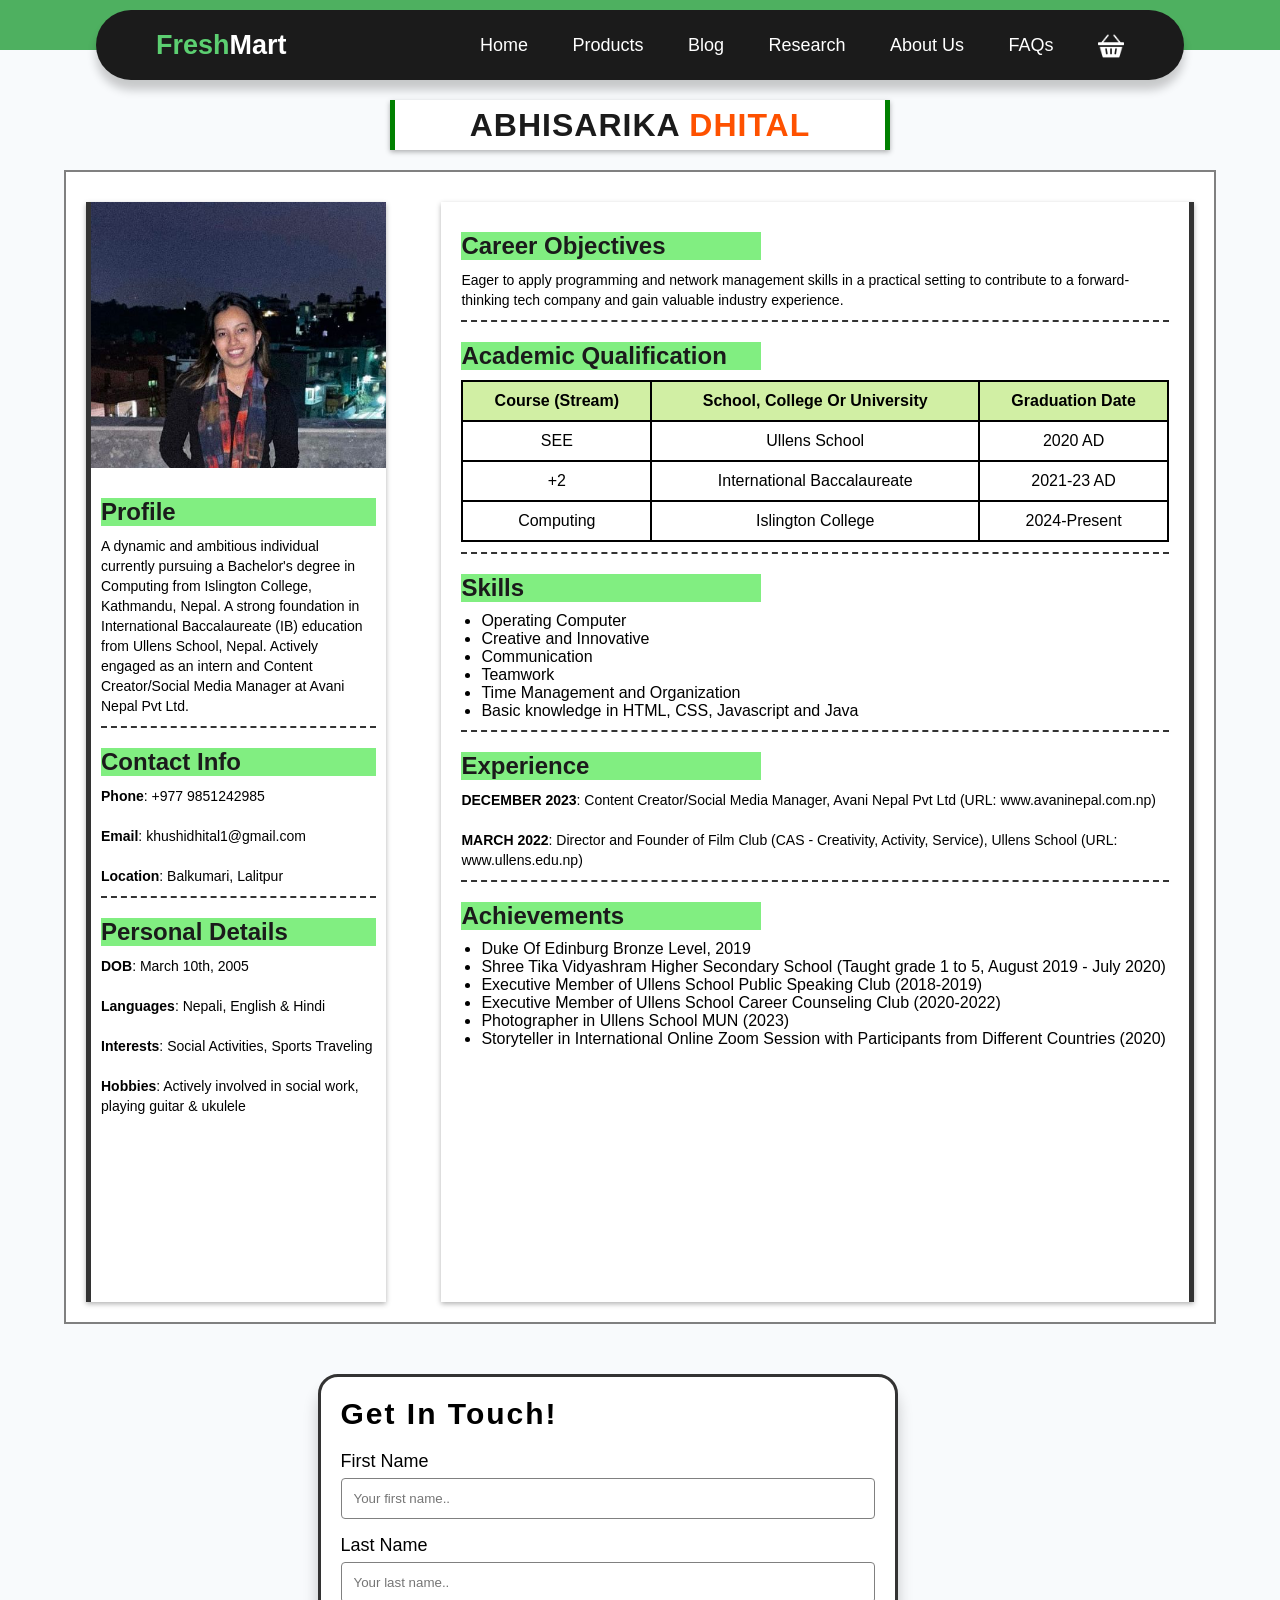
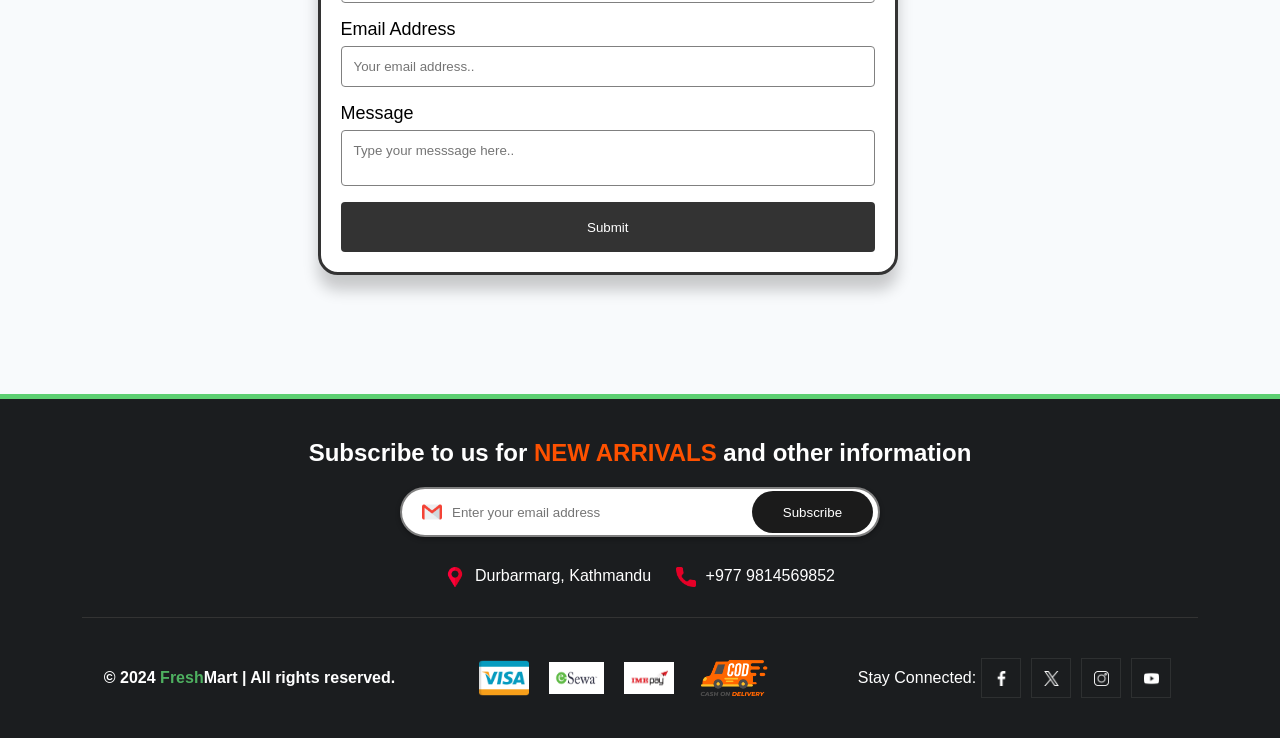
<file: pages/portfolio/abhisarika.html>
<head>
    <meta charset="UTF-8">
    <meta name="viewport" content="width=device-width, initial-scale=1.0">
    <meta name="description" content="E-commerce Grocery Store">
    <meta name="author" content="Milan Shrestha">
    <title>Fresh Mart</title>

    <!-- Linking External CSS File -->
    <link rel="stylesheet" href="../../css/style.css">

    <!-- Linking External Javascript File -->
    <script src="../../javascript/script.js"></script>

</head>

<body>
    <!-- Start Of Navigation Header -->
    <div id="scroll-behaviour">

        <div class="header"></div>

        <nav>
            <!-- Logo -->
            <div class="logo">
                <a style="text-decoration: none;" href="../../index.html">
                    <span style="color: #5ccf71;">Fresh</span><span style="color: white;">Mart</span>
                </a>
            </div>
            <!-- End Of Logo -->

            <!-- Navbar Contents -->
            <ul>
                <li><a href="../../index.html">Home</a></li>
                <li><a href="../products.html">Products</a></li>
                <li><a href="../blog.html">Blog</a></li>
                <li><a href="../research.html">Research</a></li>
                <li><a href="../about-us.html">About Us</a></li>
                <li><a href="../faq.html">FAQs</a></li>

                <!-- Cart Icon -->
                <li>
                    <a href="#" onclick="hideShowdiv()"><img src="../../assets/icons/cart.png" alt="cart icon"
                            align="center" style="height: 26px; width: 26px;"></a>
                </li>

            </ul>

        </nav>

    </div>
    <!-- End Of Navigation Header -->

    <!-- Hide Show Cart -->
    <div id="cart" class="cart">

        <div class="cart-box">

            <!-- Nutella -->
            <div style="display: inline-flex;">
                <img src="../../assets/products/nutella.png" alt="nutella" width="80px">

                <div style="margin-top: 10px; margin-inline-start: 5px;">
                    <h2 class="product-name">Nutella Hazelnut</h2>

                    <p>Rs. 800 <span>x2</span>
                    </p>
                </div>
            </div>


            <hr class="cart-box-hr-1">

            <!-- Lays -->
            <div style="display: inline-flex;">
                <img src="../../assets/products/tomato.png" alt="nutella" width="80px">

                <div style="margin-top: 10px; margin-inline-start: 5px;">
                    <h2 class="product-name">Fresh Tomatoes</h2>

                    <p>Rs. 150 <span>x5</span>
                    </p>
                </div>
            </div>

            <hr class="cart-box-hr-1">

            <!-- Nutella -->
            <div style="display: inline-flex;">
                <img src="../../assets/products/lays.png" alt="nutella" width="80px">

                <div style="margin-top: 10px; margin-inline-start: 5px;">
                    <h2 class="product-name">Lays Deep Pizza</h2>

                    <p>Rs. 120 <span>x4</span>
                    </p>
                </div>
            </div>

            <hr class="cart-box-hr-1">

            <h3>Total: <span style="color: #fe5100; font-size: 20px;">Rs.2830</span></h3>
            <br>

            <button style="width: 80%; margin: auto;" type="button" class="add-to-cart">Check Out</button>

        </div>

    </div>
    <!-- End Of Hide Show Cart -->

    <!-- Title Text -->
    <div align="center">
        <h1 class="name-styles">ABHISARIKA <span style="color: #fe5100;">DHITAL</span></h1>
    </div>

    <div class="cv-container" style="margin-top: 20px;">

        <!--Left Division-->
        <div>
            <div class="cv-left">

                <!-- Profile Pic -->
                <img src="../../assets/icons/abhisarika.jpg" alt="profile pic" style="width: 295px; ">


                <div style="padding: 10px;">

                    <!-- Profile -->
                    <h2 style="color: #1b1b1b; background-color: rgb(129, 238, 129); margin-top: 20px;">Profile
                    </h2>

                    <p class="profile-text">
                        A dynamic and ambitious individual currently pursuing a Bachelor's degree in Computing from
                        Islington College, Kathmandu, Nepal. A strong foundation in International Baccalaureate (IB)
                        education from Ullens School, Nepal. Actively engaged as an intern and Content Creator/Social
                        Media Manager at Avani Nepal Pvt Ltd.
                    </p>

                    <!-- Dashed Line -->
                    <div style=" border-bottom: 2px #333 dashed; margin-top: 10px;"></div>

                    <!-- Contact Info -->
                    <h2 style="color: #1b1b1b; background-color: rgb(129, 238, 129); margin-top: 20px;">Contact Info
                    </h2>

                    <p class="profile-text">
                        <b>Phone</b>: +977 9851242985
                        <br> <br>
                        <b>Email</b>: khushidhital1@gmail.com
                        <br> <br>
                        <b>Location</b>: Balkumari, Lalitpur
                    </p>

                    <!-- Dashed Line -->
                    <div style=" border-bottom: 2px #333 dashed; margin-top: 10px;"></div>

                    <!-- Personal Details-->
                    <h2 style="color: #1b1b1b; background-color: rgb(129, 238, 129); margin-top: 20px;">Personal Details
                    </h2>

                    <p class="profile-text">
                        <b>DOB</b>: March 10th, 2005
                        <br> <br>
                        <b>Languages</b>: Nepali, English & Hindi
                        <br> <br>
                        <b>Interests</b>: Social Activities, Sports Traveling
                        <br> <br>
                        <b>Hobbies</b>: Actively involved in social work, playing guitar & ukulele
                    </p>

                </div>

            </div>

        </div>
        <!--End Of Left Division-->

        <!--Right Division-->
        <div>
            <div class="cv-right">

                <div style="padding: 20px;">

                    <!-- Profile -->
                    <h2 style="color: #1b1b1b; background-color: rgb(129, 238, 129); margin-top: 10px; width: 300px;">
                        Career Objectives
                    </h2>

                    <p class="profile-text">
                        Eager to apply programming and network management skills in a practical setting to contribute to a forward-thinking tech company and gain valuable industry experience.
                    </p>

                    <!-- Dashed Line -->
                    <div style=" border-bottom: 2px #333 dashed; margin-top: 10px;"></div>

                    <!-- Academic Qualification  -->
                    <h2 style="color: #1b1b1b; background-color: rgb(129, 238, 129); margin-top: 20px; width: 300px;">
                        Academic Qualification
                    </h2>

                    <!-- Table -->
                    <div style="margin-top: 10px;">
                        <table class="cv-table" width="100%">
                            <tr class="cv-tr" style="background-color: rgb(209, 239, 164);">
                                <th class="cv-th">Course (Stream) </th>
                                <th class="cv-th">School, College Or University</th>
                                <th class="cv-th">Graduation Date</th>
                            </tr>

                            <tr class="cv-tr">
                                <td class="cv-td">SEE</td>
                                <td class="cv-td">Ullens School</td>
                                <td class="cv-td">2020 AD</td>
                            </tr>

                            <tr class="cv-tr">
                                <td class="cv-td">+2</td>
                                <td class="cv-td">International Baccalaureate </td>
                                <td class="cv-td">2021-23 AD</td>
                            </tr>

                            <tr class="cv-tr">
                                <td class="cv-td">Computing</td>
                                <td class="cv-td">Islington College</td>
                                <td class="cv-td">2024-Present</td>
                            </tr>

                        </table>

                    </div>

                    <!-- Dashed Line -->
                    <div style=" border-bottom: 2px #333 dashed; margin-top: 10px;"></div>

                    <!-- Skills -->
                    <h2 style="color: #1b1b1b; background-color: rgb(129, 238, 129); margin-top: 20px; width: 300px;">
                        Skills
                    </h2>

                    <p class="profile-text">
                    <ul style="margin-left: 20px;">
                        <li>Operating Computer</li>
                        <li>Creative and Innovative</li>
                        <li>Communication</li>
                        <li>Teamwork</li>
                        <li>Time Management and Organization</li>
                        <li>Basic knowledge in HTML, CSS, Javascript and Java</li>
                    </ul>
                    </p>

                    <!-- Dashed Line -->
                    <div style=" border-bottom: 2px #333 dashed; margin-top: 10px;"></div>

                    <!-- Experience -->
                    <h2 style="color: #1b1b1b; background-color: rgb(129, 238, 129); margin-top: 20px; width: 300px;">
                        Experience
                    </h2>

                    <p class="profile-text">
                        <b>DECEMBER 2023</b>: Content Creator/Social Media Manager, Avani Nepal Pvt Ltd (URL:
                        www.avaninepal.com.np)
                        <br> <br>
                        <b>MARCH 2022</b>: Director and Founder of Film Club (CAS - Creativity, Activity, Service),
                        Ullens School (URL: www.ullens.edu.np)
                    </p>

                    <!-- Dashed Line -->
                    <div style=" border-bottom: 2px #333 dashed; margin-top: 10px;"></div>

                    <!-- PROFESSIONAL EXPERIENCES AND ACHIEVEMENTS -->
                    <h2 style="color: #1b1b1b; background-color: rgb(129, 238, 129); margin-top: 20px; width: 300px;">
                        Achievements
                    </h2>

                    <p class="profile-text">
                    <ul style="margin-left: 20px;">
                        <li>Duke Of Edinburg Bronze Level, 2019</li>
                        <li>Shree Tika Vidyashram Higher Secondary School (Taught grade 1 to 5, August 2019 - July 2020)
                        </li>
                        <li>Executive Member of Ullens School Public Speaking Club (2018-2019)</li>
                        <li>Executive Member of Ullens School Career Counseling Club (2020-2022)</li>
                        <li>Photographer in Ullens School MUN (2023)</li>
                        <li>Storyteller in International Online Zoom Session with Participants from Different Countries
                            (2020)</li>
                    </ul>
                    </p>

                </div>

            </div>

        </div>
        <!--End Of Left Division-->
    </div>

     <!-- Contact Us Form -->
     <section class="contact-us" style="width: 75%; margin: auto;">

        <div class="contact-container" style="width: 75%; margin: auto;">
            <!-- Contact Form Section -->
            <div class="contact-form" style="padding-left: 0px; margin-left: 0px; padding: 20px;">

                <h1>Get In Touch!</h1>

                <div style="margin-top: 20px;">

                    <form name="contactForm" onsubmit="validateForm()">

                        <label for="fname">First Name</label>
                        <input type="text" class="contact-input" id="fname" name="firstname"
                            placeholder="Your first name..">

                        <label for="lname">Last Name</label>
                        <input type="text" class="contact-input" id="lname" name="lastname"
                            placeholder="Your last name..">

                        <label for="email">Email Address</label>
                        <input type="text" class="contact-input" id="email" name="email"
                            placeholder="Your email address..">


                        <label for="message">Message</label>
                        <textarea name="message" class="contact-input" id="message"
                            placeholder="Type your messsage here.."></textarea>

                        <input type="submit" value="Submit" class="submit-btn">

                    </form>

                </div>


            </div>

        </div>

    </section>
    <!-- End Of Contact Us Form -->

    <!-- Footer -->
    <footer>
        <!-- Subscription Email -->
        <div class="footer-email">
            <h2>Subscribe to us for <span style="color: #fe5100;">NEW ARRIVALS </span>and other information</h2>

            <div style="margin-top: 20px;">
                <form class="search-box" name="subsForm" onsubmit="subsAlert()">
                    <!-- Gmail Icon -->
                    <img src="../../assets/icons/gmail.png" alt="search icon" height="20px" width="20px">

                    <!-- placeholder -->
                    <input type="text" class="search-input" placeholder="Enter your email address" name="Subscribe" />

                    <!-- Subscribe Button -->
                    <input type="submit" class="search-btn" value="Subscribe" />
                </form>

            </div>

            <!-- Contact Info -->
            <div style="margin-top: 20px;">

                <div style="display: inline-flex; padding: 10px;">
                    <img src="../../assets/icons/location.png" alt="location icon" height="20px">
                    <p style="margin-left: 10px;"> Durbarmarg, Kathmandu</p>
                </div>

                <div style="display: inline-flex; padding: 10px;">
                    <img src="../../assets/icons/call.png" alt="location icon" height="20px">
                    <p style="margin-left: 10px;">+977 9814569852</p>
                </div>

            </div>

        </div>

        <hr>

        <!-- Copyright logo and stuff -->
        <div class="footer-end">

            <div>
                <p style="color: white; margin-top: 10px;" align="center"><b>&copy; 2024 <span
                            style="color: #4eb060;">Fresh</span><span style="color: white;">Mart</span>
                        | All rights reserved.</b></p>
            </div>

            <!-- Payment Partner Logos -->
            <div class="payment-partner">
                <img src="../../assets/icons/visa.png" alt="visa logo" width="50px">
                <img src="../../assets/icons/Esewa_logo.png" alt="E-Sewa logo" width="55px" height="32px">
                <img src="../../assets/icons/ime-pay.jpg" alt="ime-pay logo" width="50px">
                <img src="../../assets/icons/cod.png" alt="cod logo" width="80px">
            </div>

            <!-- Social Media Logos -->
            <div class="footer-social">
                <p>Stay Connected:</p>
                <a href="https://www.facebook.com/"> <img src="../../assets/icons/facebook.png" alt="facebook logo"
                        height="15px"></a>
                <a href="https://twitter.com/"> <img src="../../assets/icons/twitter.png" alt="twitter logo"
                        height="15px"></a>
                <a href="https://instagram.com/"> <img src="../../assets/icons/instagram.png" alt="instagram logo"
                        height="15px"></a>
                <a href="https://youtube.com/"> <img src="../../assets/icons/youtube.png" alt="youtube logo"
                        height="15px"></a>
            </div>

        </div>

    </footer>
    <!-- End Of Footer -->

    <script>
        // hide show div
        var div = document.getElementById('cart');
        var display = 1;

        function hideShowdiv() {
            if (display == 1) {
                div.style.display = 'block';
                display = 0;
            }
            else {
                div.style.display = 'none';
                display = 1;
            }

            // hide cart on scroll
            window.onscroll = () => {
                div.style.display = 'none';
            }
        }

    </script>

</body>

</html>
</file>
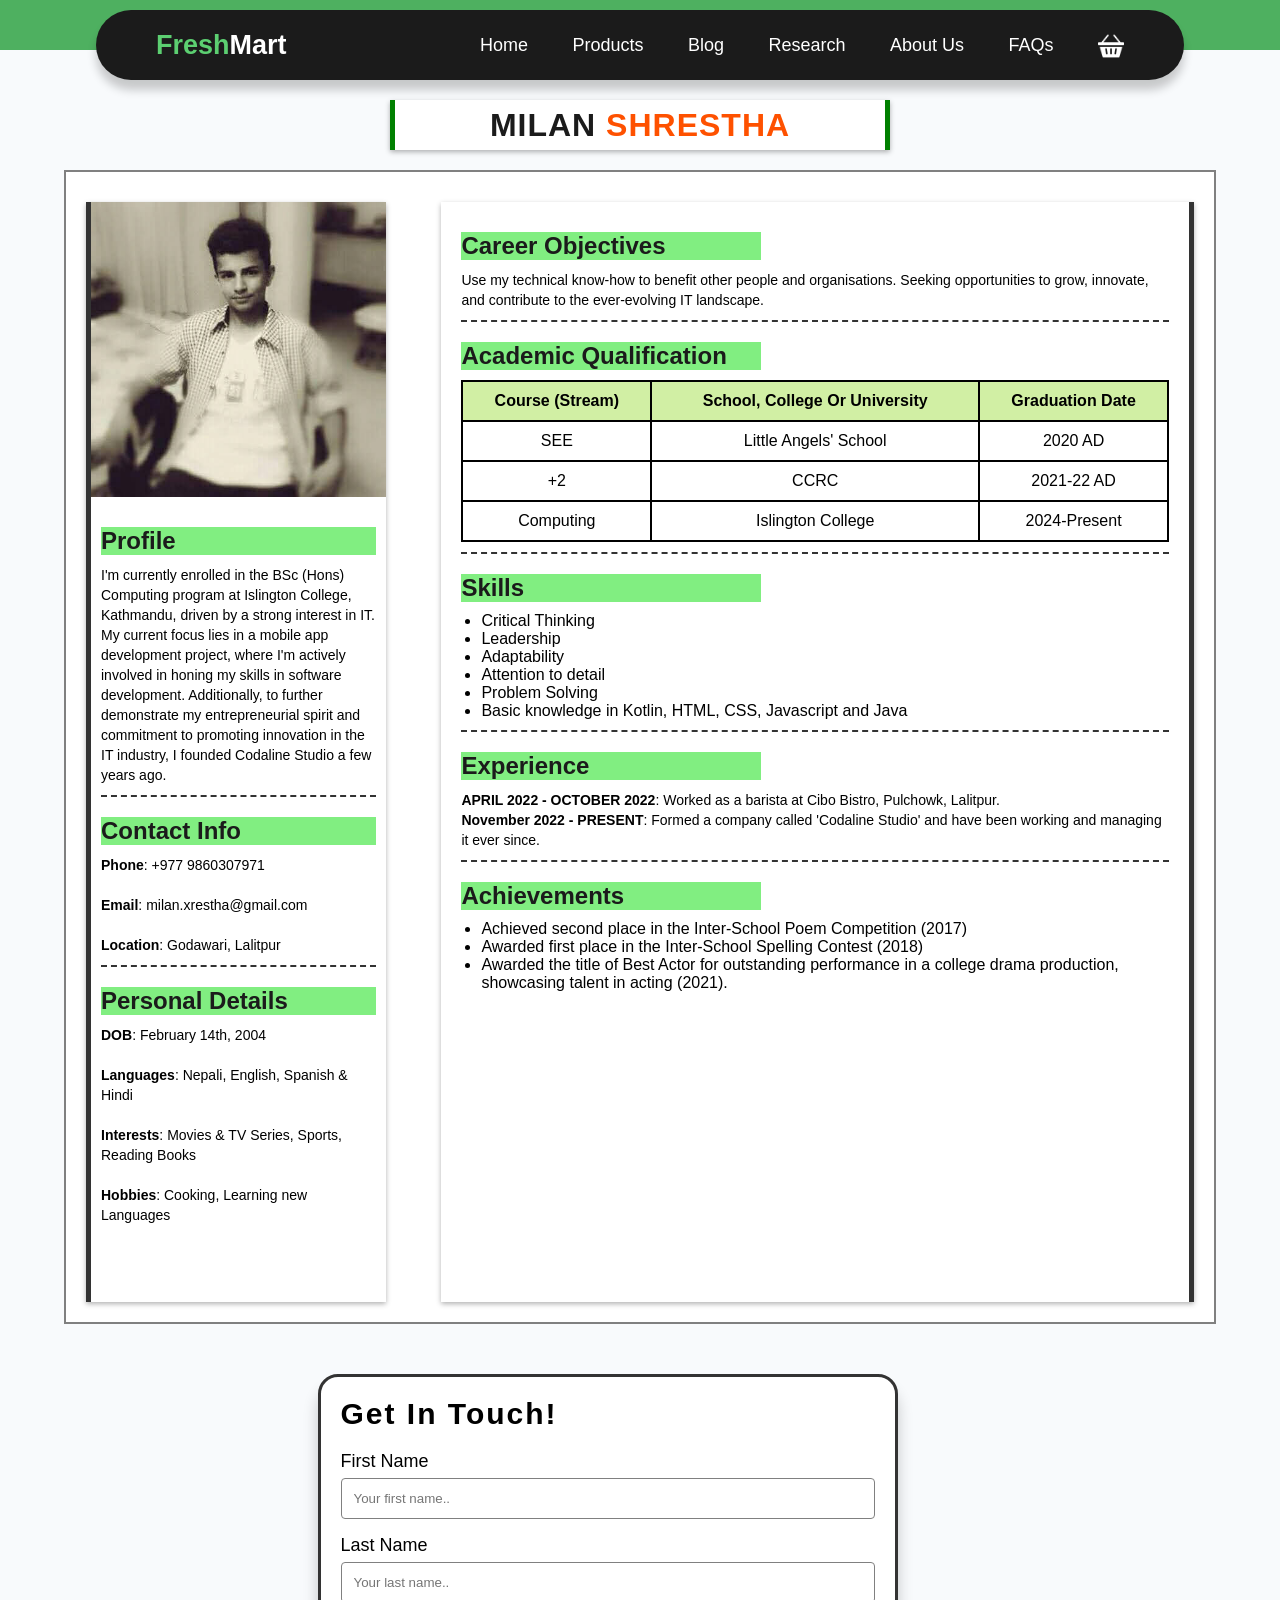
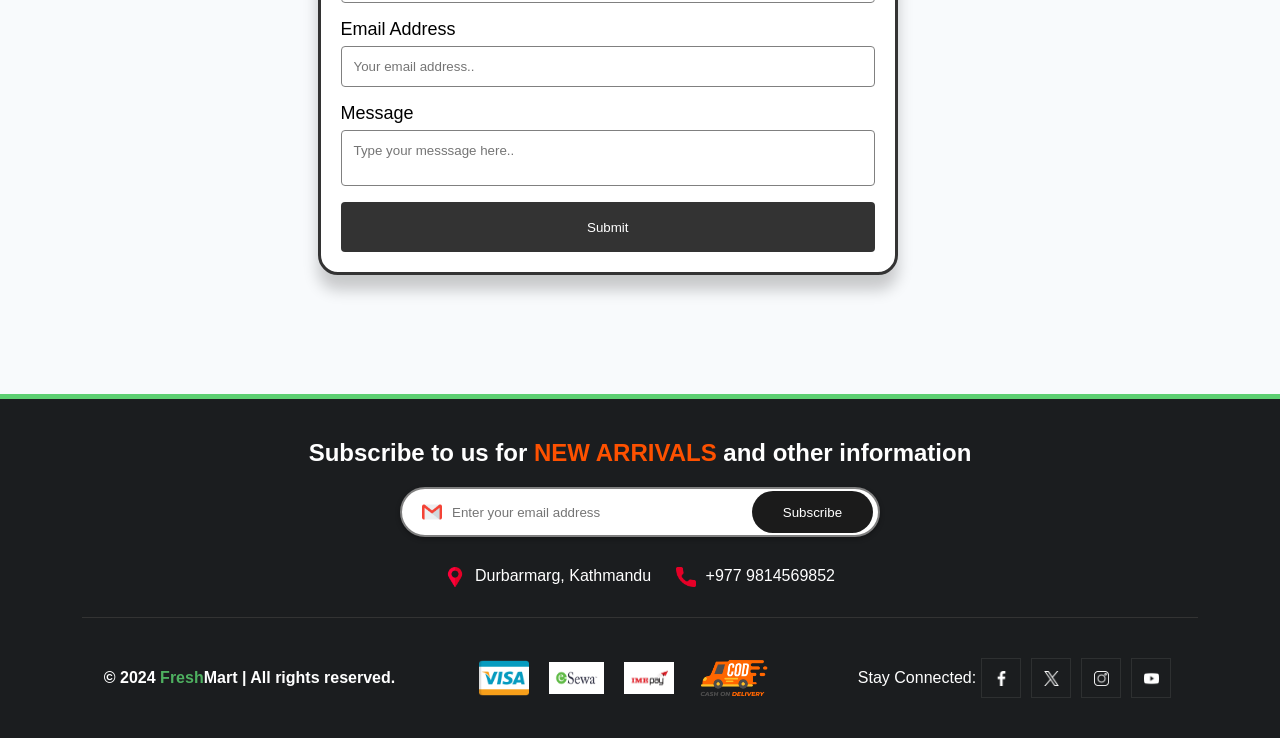
<file: pages/portfolio/milan.html>
<head>
    <meta charset="UTF-8">
    <meta name="viewport" content="width=device-width, initial-scale=1.0">
    <meta name="description" content="E-commerce Grocery Store">
    <meta name="author" content="Milan Shrestha">
    <title>Fresh Mart</title>

    <!-- Linking External CSS File -->
    <link rel="stylesheet" href="../../css/style.css">

    <!-- Linking External Javascript File -->
    <script src="../../javascript/script.js"></script>

</head>

<body>
    <!-- Start Of Navigation Header -->
    <div id="scroll-behaviour">

        <div class="header"></div>

        <nav>
            <!-- Logo -->
            <div class="logo">
                <a style="text-decoration: none;" href="../../index.html">
                    <span style="color: #5ccf71;">Fresh</span><span style="color: white;">Mart</span>
                </a>
            </div>
            <!-- End Of Logo -->

            <!-- Navbar Contents -->
            <ul>
                <li><a href="../../index.html">Home</a></li>
                <li><a href="../products.html">Products</a></li>
                <li><a href="../blog.html">Blog</a></li>
                <li><a href="../research.html">Research</a></li>
                <li><a href="../about-us.html">About Us</a></li>
                <li><a href="../faq.html">FAQs</a></li>

                <!-- Cart Icon -->
                <li>
                    <a href="#" onclick="hideShowdiv()"><img src="../../assets/icons/cart.png" alt="cart icon"
                            align="center" style="height: 26px; width: 26px;"></a>
                </li>

            </ul>

        </nav>

    </div>
    <!-- End Of Navigation Header -->

    <!-- Hide Show Cart -->
    <div id="cart" class="cart">

        <div class="cart-box">

            <!-- Nutella -->
            <div style="display: inline-flex;">
                <img src="../../assets/products/nutella.png" alt="nutella" width="80px">

                <div style="margin-top: 10px; margin-inline-start: 5px;">
                    <h2 class="product-name">Nutella Hazelnut</h2>

                    <p>Rs. 800 <span>x2</span>
                    </p>
                </div>
            </div>


            <hr class="cart-box-hr-1">

            <!-- Lays -->
            <div style="display: inline-flex;">
                <img src="../../assets/products/tomato.png" alt="nutella" width="80px">

                <div style="margin-top: 10px; margin-inline-start: 5px;">
                    <h2 class="product-name">Fresh Tomatoes</h2>

                    <p>Rs. 150 <span>x5</span>
                    </p>
                </div>
            </div>

            <hr class="cart-box-hr-1">

            <!-- Nutella -->
            <div style="display: inline-flex;">
                <img src="../../assets/products/lays.png" alt="nutella" width="80px">

                <div style="margin-top: 10px; margin-inline-start: 5px;">
                    <h2 class="product-name">Lays Deep Pizza</h2>

                    <p>Rs. 120 <span>x4</span>
                    </p>
                </div>
            </div>

            <hr class="cart-box-hr-1">

            <h3>Total: <span style="color: #fe5100; font-size: 20px;">Rs.2830</span></h3>
            <br>

            <button style="width: 80%; margin: auto;" type="button" class="add-to-cart">Check Out</button>

        </div>

    </div>
    <!-- End Of Hide Show Cart -->

    <!-- Title Text -->
    <div align="center">
        <h1 class="name-styles">MILAN <span style="color: #fe5100;">SHRESTHA</span></h1>
    </div>

    <div class="cv-container" style="margin-top: 20px;">

        <!--Left Division-->
        <div>
            <div class="cv-left">

                <!-- Profile Pic -->
                <img src="../../assets/icons/milan.jpg" alt="profile pic" style="width: 295px; ">


                <div style="padding: 10px;">

                    <!-- Profile -->
                    <h2 style="color: #1b1b1b; background-color: rgb(129, 238, 129); margin-top: 20px;">Profile
                    </h2>

                    <p class="profile-text">
                        I'm currently enrolled in the BSc (Hons) Computing program at Islington College, Kathmandu,
                        driven by a strong interest in IT. My current focus lies in a mobile app development project,
                        where I'm actively involved in honing my skills in software development. Additionally, to
                        further demonstrate my entrepreneurial spirit and commitment to promoting innovation in the IT
                        industry, I founded Codaline Studio a few years ago.
                    </p>

                    <!-- Dashed Line -->
                    <div style=" border-bottom: 2px #333 dashed; margin-top: 10px;"></div>

                    <!-- Contact Info -->
                    <h2 style="color: #1b1b1b; background-color: rgb(129, 238, 129); margin-top: 20px;">Contact Info
                    </h2>

                    <p class="profile-text">
                        <b>Phone</b>: +977 9860307971
                        <br> <br>
                        <b>Email</b>: milan.xrestha@gmail.com
                        <br> <br>
                        <b>Location</b>: Godawari, Lalitpur
                    </p>

                    <!-- Dashed Line -->
                    <div style=" border-bottom: 2px #333 dashed; margin-top: 10px;"></div>

                    <!-- Personal Details-->
                    <h2 style="color: #1b1b1b; background-color: rgb(129, 238, 129); margin-top: 20px;">Personal Details
                    </h2>

                    <p class="profile-text">
                        <b>DOB</b>: February 14th, 2004
                        <br> <br>
                        <b>Languages</b>: Nepali, English, Spanish & Hindi
                        <br> <br>
                        <b>Interests</b>: Movies & TV Series, Sports, Reading Books
                        <br> <br>
                        <b>Hobbies</b>: Cooking, Learning new Languages
                    </p>

                </div>

            </div>

        </div>
        <!--End Of Left Division-->

        <!--Right Division-->
        <div>
            <div class="cv-right">

                <div style="padding: 20px;">

                    <!-- Profile -->
                    <h2 style="color: #1b1b1b; background-color: rgb(129, 238, 129); margin-top: 10px; width: 300px;">
                        Career Objectives
                    </h2>

                    <p class="profile-text">
                        Use my technical know-how to benefit other people and organisations. Seeking opportunities to
                        grow, innovate, and contribute to the ever-evolving IT landscape.
                    </p>

                    <!-- Dashed Line -->
                    <div style=" border-bottom: 2px #333 dashed; margin-top: 10px;"></div>

                    <!-- Academic Qualification  -->
                    <h2 style="color: #1b1b1b; background-color: rgb(129, 238, 129); margin-top: 20px; width: 300px;">
                        Academic Qualification
                    </h2>

                    <!-- Table -->
                    <div style="margin-top: 10px;">
                        <table class="cv-table" width="100%">
                            <tr class="cv-tr" style="background-color: rgb(209, 239, 164);">
                                <th class="cv-th">Course (Stream) </th>
                                <th class="cv-th">School, College Or University</th>
                                <th class="cv-th">Graduation Date</th>
                            </tr>

                            <tr class="cv-tr">
                                <td class="cv-td">SEE</td>
                                <td class="cv-td">Little Angels' School</td>
                                <td class="cv-td">2020 AD</td>
                            </tr>

                            <tr class="cv-tr">
                                <td class="cv-td">+2</td>
                                <td class="cv-td">CCRC</td>
                                <td class="cv-td">2021-22 AD</td>
                            </tr>

                            <tr class="cv-tr">
                                <td class="cv-td">Computing</td>
                                <td class="cv-td">Islington College</td>
                                <td class="cv-td">2024-Present</td>
                            </tr>

                        </table>

                    </div>

                    <!-- Dashed Line -->
                    <div style=" border-bottom: 2px #333 dashed; margin-top: 10px;"></div>

                    <!-- Skills -->
                    <h2 style="color: #1b1b1b; background-color: rgb(129, 238, 129); margin-top: 20px; width: 300px;">
                        Skills
                    </h2>

                    <p class="profile-text">
                    <ul style="margin-left: 20px;">
                        <li>Critical Thinking</li>
                        <li>Leadership</li>
                        <li>Adaptability</li>
                        <li>Attention to detail</li>
                        <li>Problem Solving</li>
                        <li>Basic knowledge in Kotlin, HTML, CSS, Javascript and Java</li>
                    </ul>
                    </p>

                    <!-- Dashed Line -->
                    <div style=" border-bottom: 2px #333 dashed; margin-top: 10px;"></div>

                    <!-- Experience -->
                    <h2 style="color: #1b1b1b; background-color: rgb(129, 238, 129); margin-top: 20px; width: 300px;">
                        Experience
                    </h2>

                    <p class="profile-text">
                        <b>APRIL 2022 - OCTOBER 2022</b>: Worked as a barista at Cibo Bistro, Pulchowk, Lalitpur.
                        <br>
                        <b>November 2022 - PRESENT</b>: Formed a company called 'Codaline Studio' and have been working and managing it ever since.
                    </p>

                    <!-- Dashed Line -->
                    <div style=" border-bottom: 2px #333 dashed; margin-top: 10px;"></div>

                    <!-- PROFESSIONAL EXPERIENCES AND ACHIEVEMENTS -->
                    <h2 style="color: #1b1b1b; background-color: rgb(129, 238, 129); margin-top: 20px; width: 300px;">
                        Achievements
                    </h2>

                    <p class="profile-text">
                    <ul style="margin-left: 20px;">
                        <li>Achieved second place in the Inter-School Poem Competition (2017)
                        <li>Awarded first place in the Inter-School Spelling Contest (2018)</li>
                        <li>Awarded the title of Best Actor for outstanding performance in a college drama production,
                            showcasing talent in acting (2021).</li>
                    </ul>
                    </p>

                </div>

            </div>

        </div>
        <!--End Of Left Division-->
    </div>

    <!-- Contact Us Form -->
    <section class="contact-us" style="width: 75%; margin: auto;">

        <div class="contact-container" style="width: 75%; margin: auto;">
            <!-- Contact Form Section -->
            <div class="contact-form" style="padding-left: 0px; margin-left: 0px; padding: 20px;">

                <h1>Get In Touch!</h1>

                <div style="margin-top: 20px;">

                    <form name="contactForm" onsubmit="validateForm()">

                        <label for="fname">First Name</label>
                        <input type="text" class="contact-input" id="fname" name="firstname"
                            placeholder="Your first name..">

                        <label for="lname">Last Name</label>
                        <input type="text" class="contact-input" id="lname" name="lastname"
                            placeholder="Your last name..">

                        <label for="email">Email Address</label>
                        <input type="text" class="contact-input" id="email" name="email"
                            placeholder="Your email address..">


                        <label for="message">Message</label>
                        <textarea name="message" class="contact-input" id="message"
                            placeholder="Type your messsage here.."></textarea>

                        <input type="submit" value="Submit" class="submit-btn">

                    </form>

                </div>


            </div>

        </div>

    </section>
    <!-- End Of Contact Us Form -->

    <!-- Footer -->
    <footer>
        <!-- Subscription Email -->
        <div class="footer-email">
            <h2>Subscribe to us for <span style="color: #fe5100;">NEW ARRIVALS </span>and other information</h2>

            <div style="margin-top: 20px;">
                <form class="search-box" name="subsForm" onsubmit="subsAlert()">
                    <!-- Gmail Icon -->
                    <img src="../../assets/icons/gmail.png" alt="search icon" height="20px" width="20px">

                    <!-- placeholder -->
                    <input type="text" class="search-input" placeholder="Enter your email address" name="Subscribe" />

                    <!-- Subscribe Button -->
                    <input type="submit" class="search-btn" value="Subscribe" />
                </form>

            </div>

            <!-- Contact Info -->
            <div style="margin-top: 20px;">

                <div style="display: inline-flex; padding: 10px;">
                    <img src="../../assets/icons/location.png" alt="location icon" height="20px">
                    <p style="margin-left: 10px;"> Durbarmarg, Kathmandu</p>
                </div>

                <div style="display: inline-flex; padding: 10px;">
                    <img src="../../assets/icons/call.png" alt="location icon" height="20px">
                    <p style="margin-left: 10px;">+977 9814569852</p>
                </div>

            </div>

        </div>

        <hr>

        <!-- Copyright logo and stuff -->
        <div class="footer-end">

            <div>
                <p style="color: white; margin-top: 10px;" align="center"><b>&copy; 2024 <span
                            style="color: #4eb060;">Fresh</span><span style="color: white;">Mart</span>
                        | All rights reserved.</b></p>
            </div>

            <!-- Payment Partner Logos -->
            <div class="payment-partner">
                <img src="../../assets/icons/visa.png" alt="visa logo" width="50px">
                <img src="../../assets/icons/Esewa_logo.png" alt="E-Sewa logo" width="55px" height="32px">
                <img src="../../assets/icons/ime-pay.jpg" alt="ime-pay logo" width="50px">
                <img src="../../assets/icons/cod.png" alt="cod logo" width="80px">
            </div>

            <!-- Social Media Logos -->
            <div class="footer-social">
                <p>Stay Connected:</p>
                <a href="https://www.facebook.com/"> <img src="../../assets/icons/facebook.png" alt="facebook logo"
                        height="15px"></a>
                <a href="https://twitter.com/"> <img src="../../assets/icons/twitter.png" alt="twitter logo"
                        height="15px"></a>
                <a href="https://instagram.com/"> <img src="../../assets/icons/instagram.png" alt="instagram logo"
                        height="15px"></a>
                <a href="https://youtube.com/"> <img src="../../assets/icons/youtube.png" alt="youtube logo"
                        height="15px"></a>
            </div>

        </div>

    </footer>
    <!-- End Of Footer -->

    <script>
        // hide show div
        var div = document.getElementById('cart');
        var display = 1;

        function hideShowdiv() {
            if (display == 1) {
                div.style.display = 'block';
                display = 0;
            }
            else {
                div.style.display = 'none';
                display = 1;
            }

            // hide cart on scroll
            window.onscroll = () => {
                div.style.display = 'none';
            }
        }

    </script>

</body>

</html>
</file>
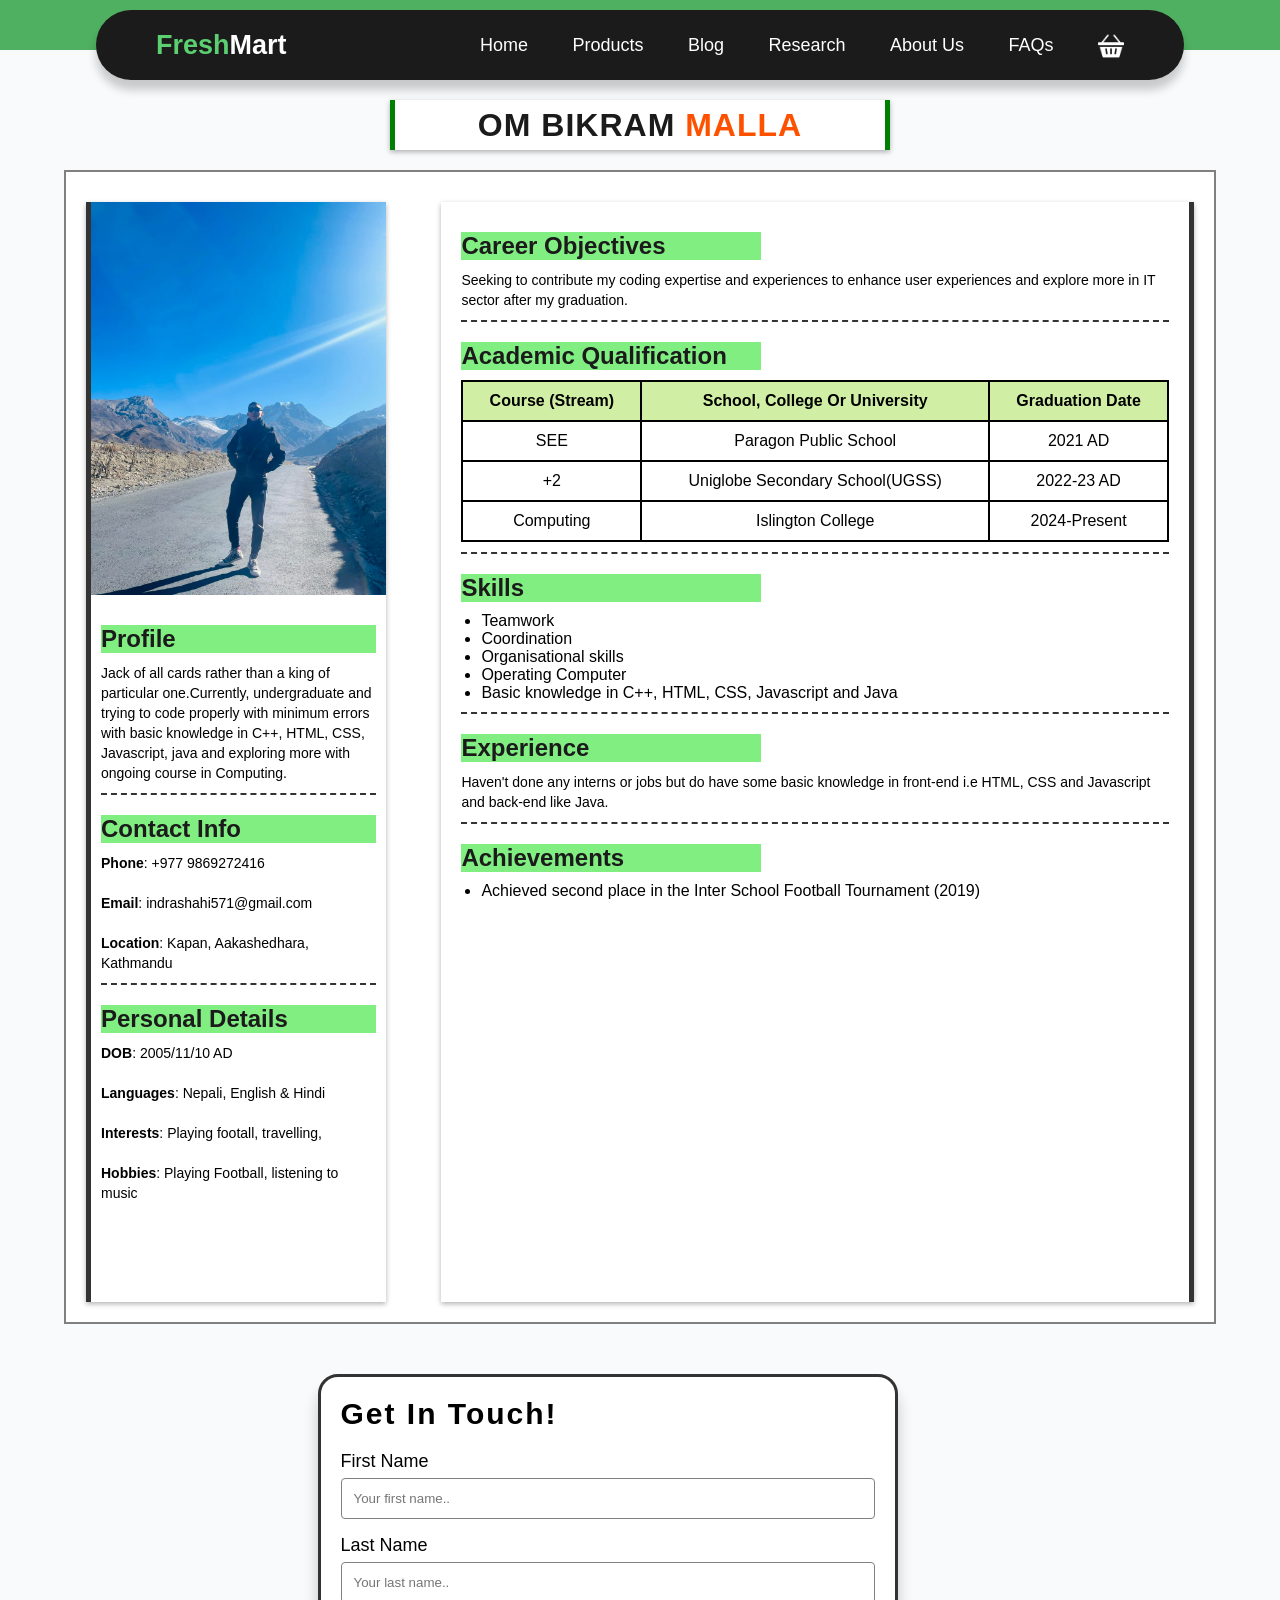
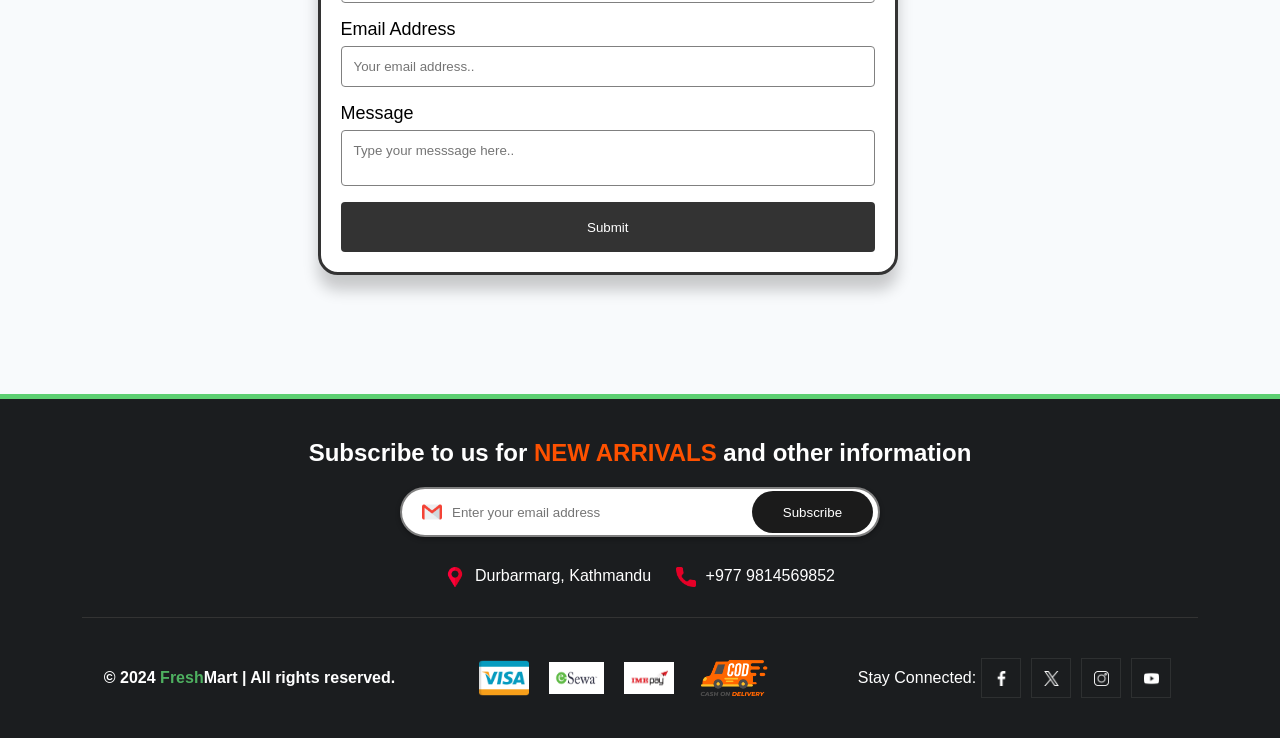
<file: pages/portfolio/om.html>
<head>
    <meta charset="UTF-8">
    <meta name="viewport" content="width=device-width, initial-scale=1.0">
    <meta name="description" content="E-commerce Grocery Store">
    <meta name="author" content="Milan Shrestha">
    <title>Fresh Mart</title>

    <!-- Linking External CSS File -->
    <link rel="stylesheet" href="../../css/style.css">

    <!-- Linking External Javascript File -->
    <script src="../../javascript/script.js"></script>

</head>

<body>
    <!-- Start Of Navigation Header -->
    <div id="scroll-behaviour">

        <div class="header"></div>

        <nav>
            <!-- Logo -->
            <div class="logo">
                <a style="text-decoration: none;" href="../../index.html">
                    <span style="color: #5ccf71;">Fresh</span><span style="color: white;">Mart</span>
                </a>
            </div>
            <!-- End Of Logo -->

            <!-- Navbar Contents -->
            <ul>
                <li><a href="../../index.html">Home</a></li>
                <li><a href="../products.html">Products</a></li>
                <li><a href="../blog.html">Blog</a></li>
                <li><a href="../research.html">Research</a></li>
                <li><a href="../about-us.html">About Us</a></li>
                <li><a href="../faq.html">FAQs</a></li>

                <!-- Cart Icon -->
                <li>
                    <a href="#" onclick="hideShowdiv()"><img src="../../assets/icons/cart.png" alt="cart icon"
                            align="center" style="height: 26px; width: 26px;"></a>
                </li>

            </ul>

        </nav>

    </div>
    <!-- End Of Navigation Header -->

    <!-- Hide Show Cart -->
    <div id="cart" class="cart">

        <div class="cart-box">

            <!-- Nutella -->
            <div style="display: inline-flex;">
                <img src="../../assets/products/nutella.png" alt="nutella" width="80px">

                <div style="margin-top: 10px; margin-inline-start: 5px;">
                    <h2 class="product-name">Nutella Hazelnut</h2>

                    <p>Rs. 800 <span>x2</span>
                    </p>
                </div>
            </div>


            <hr class="cart-box-hr-1">

            <!-- Lays -->
            <div style="display: inline-flex;">
                <img src="../../assets/products/tomato.png" alt="nutella" width="80px">

                <div style="margin-top: 10px; margin-inline-start: 5px;">
                    <h2 class="product-name">Fresh Tomatoes</h2>

                    <p>Rs. 150 <span>x5</span>
                    </p>
                </div>
            </div>

            <hr class="cart-box-hr-1">

            <!-- Nutella -->
            <div style="display: inline-flex;">
                <img src="../../assets/products/lays.png" alt="nutella" width="80px">

                <div style="margin-top: 10px; margin-inline-start: 5px;">
                    <h2 class="product-name">Lays Deep Pizza</h2>

                    <p>Rs. 120 <span>x4</span>
                    </p>
                </div>
            </div>

            <hr class="cart-box-hr-1">

            <h3>Total: <span style="color: #fe5100; font-size: 20px;">Rs.2830</span></h3>
            <br>

            <button style="width: 80%; margin: auto;" type="button" class="add-to-cart">Check Out</button>

        </div>

    </div>
    <!-- End Of Hide Show Cart -->

    <!-- Title Text -->
    <div align="center">
        <h1 class="name-styles">OM BIKRAM <span style="color: #fe5100;">MALLA</span></h1>
    </div>

    <div class="cv-container" style="margin-top: 20px;">

        <!--Left Division-->
        <div>
            <div class="cv-left">

                <!-- Profile Pic -->
                <img src="../../assets/icons/om.jpg" alt="profile pic" style="width: 295px; ">


                <div style="padding: 10px;">

                    <!-- Profile -->
                    <h2 style="color: #1b1b1b; background-color: rgb(129, 238, 129); margin-top: 20px;">Profile
                    </h2>

                    <p class="profile-text">
                        Jack of all cards rather than a king of particular one.Currently, undergraduate and trying to
                        code properly with minimum errors with basic knowledge in C++, HTML, CSS, Javascript, java and
                        exploring more with ongoing course in Computing.
                    </p>

                    <!-- Dashed Line -->
                    <div style=" border-bottom: 2px #333 dashed; margin-top: 10px;"></div>

                    <!-- Contact Info -->
                    <h2 style="color: #1b1b1b; background-color: rgb(129, 238, 129); margin-top: 20px;">Contact Info
                    </h2>

                    <p class="profile-text">
                        <b>Phone</b>: +977 9869272416
                        <br> <br>
                        <b>Email</b>: indrashahi571@gmail.com
                        <br> <br>
                        <b>Location</b>: Kapan, Aakashedhara, Kathmandu
                    </p>

                    <!-- Dashed Line -->
                    <div style=" border-bottom: 2px #333 dashed; margin-top: 10px;"></div>

                    <!-- Personal Details-->
                    <h2 style="color: #1b1b1b; background-color: rgb(129, 238, 129); margin-top: 20px;">Personal Details
                    </h2>

                    <p class="profile-text">
                        <b>DOB</b>: 2005/11/10 AD
                        <br> <br>
                        <b>Languages</b>: Nepali, English & Hindi
                        <br> <br>
                        <b>Interests</b>:  Playing footall, travelling,
                        <br> <br>
                        <b>Hobbies</b>: Playing Football, listening to music
                    </p>

                </div>

            </div>

        </div>
        <!--End Of Left Division-->

        <!--Right Division-->
        <div>
            <div class="cv-right">

                <div style="padding: 20px;">

                    <!-- Profile -->
                    <h2 style="color: #1b1b1b; background-color: rgb(129, 238, 129); margin-top: 10px; width: 300px;">
                        Career Objectives
                    </h2>

                    <p class="profile-text">
                        Seeking to contribute my coding expertise and experiences to enhance user experiences and explore more in IT sector after my graduation.
                    </p>

                    <!-- Dashed Line -->
                    <div style=" border-bottom: 2px #333 dashed; margin-top: 10px;"></div>

                    <!-- Academic Qualification  -->
                    <h2 style="color: #1b1b1b; background-color: rgb(129, 238, 129); margin-top: 20px; width: 300px;">
                        Academic Qualification
                    </h2>

                    <!-- Table -->
                    <div style="margin-top: 10px;">
                        <table class="cv-table" width="100%">
                            <tr class="cv-tr" style="background-color: rgb(209, 239, 164);">
                                <th class="cv-th">Course (Stream) </th>
                                <th class="cv-th">School, College Or University</th>
                                <th class="cv-th">Graduation Date</th>
                            </tr>

                            <tr class="cv-tr">
                                <td class="cv-td">SEE</td>
                                <td class="cv-td">Paragon Public School</td>
                                <td class="cv-td">2021 AD</td>
                            </tr>

                            <tr class="cv-tr">
                                <td class="cv-td">+2</td>
                                <td class="cv-td">Uniglobe Secondary School(UGSS) </td>
                                <td class="cv-td">2022-23 AD</td>
                            </tr>

                            <tr class="cv-tr">
                                <td class="cv-td">Computing</td>
                                <td class="cv-td">Islington College</td>
                                <td class="cv-td">2024-Present</td>
                            </tr>

                        </table>

                    </div>

                    <!-- Dashed Line -->
                    <div style=" border-bottom: 2px #333 dashed; margin-top: 10px;"></div>

                    <!-- Skills -->
                    <h2 style="color: #1b1b1b; background-color: rgb(129, 238, 129); margin-top: 20px; width: 300px;">
                        Skills
                    </h2>

                    <p class="profile-text">
                    <ul style="margin-left: 20px;">
                        <li>Teamwork</li>
                        <li>Coordination</li>
                        <li>Organisational skills</li>
                        <li>Operating Computer</li>
                        <li>Basic knowledge in C++, HTML, CSS, Javascript and Java</li>
                    </ul>
                    </p>

                    <!-- Dashed Line -->
                    <div style=" border-bottom: 2px #333 dashed; margin-top: 10px;"></div>

                    <!-- Experience -->
                    <h2 style="color: #1b1b1b; background-color: rgb(129, 238, 129); margin-top: 20px; width: 300px;">
                        Experience
                    </h2>

                    <p class="profile-text">
                        Haven't done any interns or jobs but do have some basic knowledge in front-end i.e HTML, CSS and Javascript and back-end like Java.
                    </p>

                    <!-- Dashed Line -->
                    <div style=" border-bottom: 2px #333 dashed; margin-top: 10px;"></div>

                    <!-- PROFESSIONAL EXPERIENCES AND ACHIEVEMENTS -->
                    <h2 style="color: #1b1b1b; background-color: rgb(129, 238, 129); margin-top: 20px; width: 300px;">
                        Achievements
                    </h2>

                    <p class="profile-text">
                    <ul style="margin-left: 20px;">
                        <li>Achieved second place in the Inter School Football Tournament (2019)</li>
                       
                    </ul>
                    </p>

                </div>

            </div>

        </div>
        <!--End Of Left Division-->
    </div>

    <!-- Contact Us Form -->
    <section class="contact-us" style="width: 75%; margin: auto;">

        <div class="contact-container" style="width: 75%; margin: auto;">
            <!-- Contact Form Section -->
            <div class="contact-form" style="padding-left: 0px; margin-left: 0px; padding: 20px;">

                <h1>Get In Touch!</h1>

                <div style="margin-top: 20px;">

                    <form name="contactForm" onsubmit="validateForm()">

                        <label for="fname">First Name</label>
                        <input type="text" class="contact-input" id="fname" name="firstname"
                            placeholder="Your first name..">

                        <label for="lname">Last Name</label>
                        <input type="text" class="contact-input" id="lname" name="lastname"
                            placeholder="Your last name..">

                        <label for="email">Email Address</label>
                        <input type="text" class="contact-input" id="email" name="email"
                            placeholder="Your email address..">


                        <label for="message">Message</label>
                        <textarea name="message" class="contact-input" id="message"
                            placeholder="Type your messsage here.."></textarea>

                        <input type="submit" value="Submit" class="submit-btn">

                    </form>

                </div>


            </div>

        </div>

    </section>
    <!-- End Of Contact Us Form -->

    <!-- Footer -->
    <footer>
        <!-- Subscription Email -->
        <div class="footer-email">
            <h2>Subscribe to us for <span style="color: #fe5100;">NEW ARRIVALS </span>and other information</h2>

            <div style="margin-top: 20px;">
                <form class="search-box" name="subsForm" onsubmit="subsAlert()">
                    <!-- Gmail Icon -->
                    <img src="../../assets/icons/gmail.png" alt="search icon" height="20px" width="20px">

                    <!-- placeholder -->
                    <input type="text" class="search-input" placeholder="Enter your email address" name="Subscribe" />

                    <!-- Subscribe Button -->
                    <input type="submit" class="search-btn" value="Subscribe" />
                </form>

            </div>

            <!-- Contact Info -->
            <div style="margin-top: 20px;">

                <div style="display: inline-flex; padding: 10px;">
                    <img src="../../assets/icons/location.png" alt="location icon" height="20px">
                    <p style="margin-left: 10px;"> Durbarmarg, Kathmandu</p>
                </div>

                <div style="display: inline-flex; padding: 10px;">
                    <img src="../../assets/icons/call.png" alt="location icon" height="20px">
                    <p style="margin-left: 10px;">+977 9814569852</p>
                </div>

            </div>

        </div>

        <hr>

        <!-- Copyright logo and stuff -->
        <div class="footer-end">

            <div>
                <p style="color: white; margin-top: 10px;" align="center"><b>&copy; 2024 <span
                            style="color: #4eb060;">Fresh</span><span style="color: white;">Mart</span>
                        | All rights reserved.</b></p>
            </div>

            <!-- Payment Partner Logos -->
            <div class="payment-partner">
                <img src="../../assets/icons/visa.png" alt="visa logo" width="50px">
                <img src="../../assets/icons/Esewa_logo.png" alt="E-Sewa logo" width="55px" height="32px">
                <img src="../../assets/icons/ime-pay.jpg" alt="ime-pay logo" width="50px">
                <img src="../../assets/icons/cod.png" alt="cod logo" width="80px">
            </div>

            <!-- Social Media Logos -->
            <div class="footer-social">
                <p>Stay Connected:</p>
                <a href="https://www.facebook.com/"> <img src="../../assets/icons/facebook.png" alt="facebook logo"
                        height="15px"></a>
                <a href="https://twitter.com/"> <img src="../../assets/icons/twitter.png" alt="twitter logo"
                        height="15px"></a>
                <a href="https://instagram.com/"> <img src="../../assets/icons/instagram.png" alt="instagram logo"
                        height="15px"></a>
                <a href="https://youtube.com/"> <img src="../../assets/icons/youtube.png" alt="youtube logo"
                        height="15px"></a>
            </div>

        </div>

    </footer>
    <!-- End Of Footer -->

    <script>
        // hide show div
        var div = document.getElementById('cart');
        var display = 1;

        function hideShowdiv() {
            if (display == 1) {
                div.style.display = 'block';
                display = 0;
            }
            else {
                div.style.display = 'none';
                display = 1;
            }

            // hide cart on scroll
            window.onscroll = () => {
                div.style.display = 'none';
            }
        }

    </script>

</body>

</html>
</file>
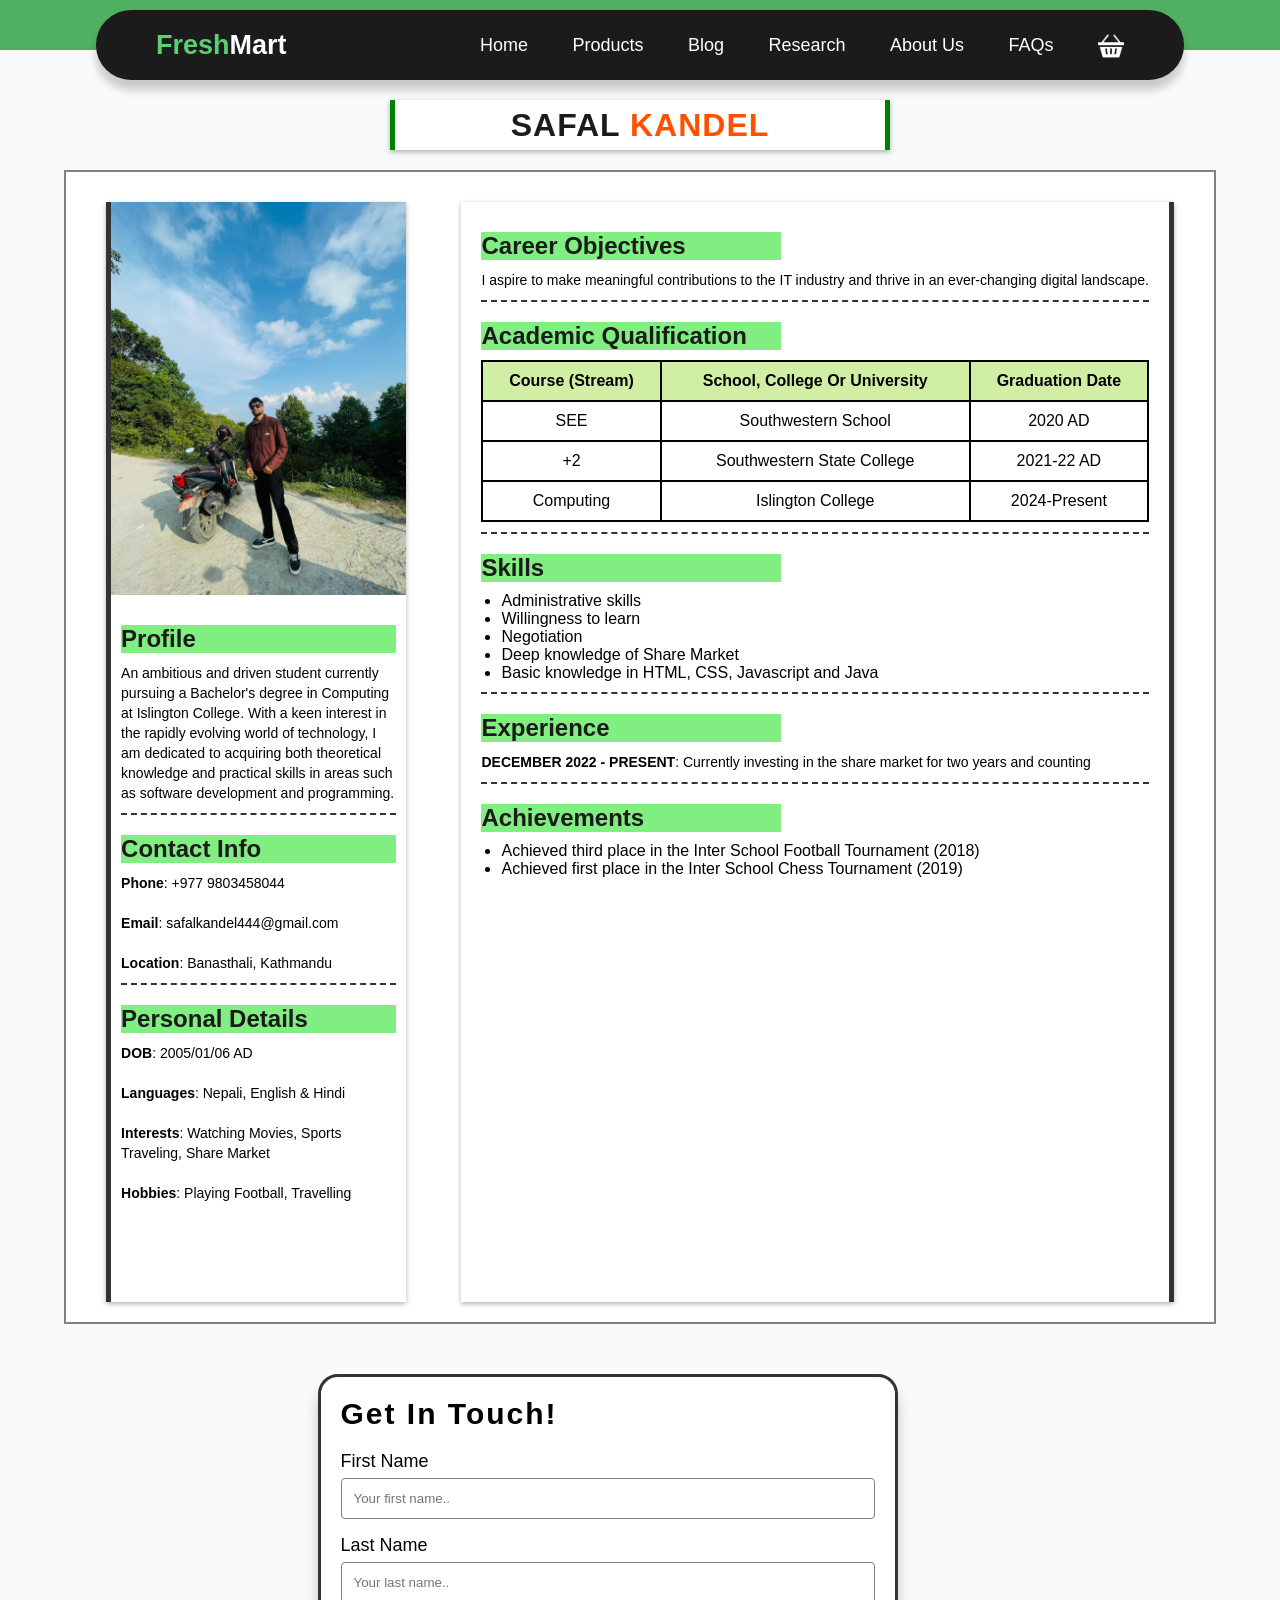
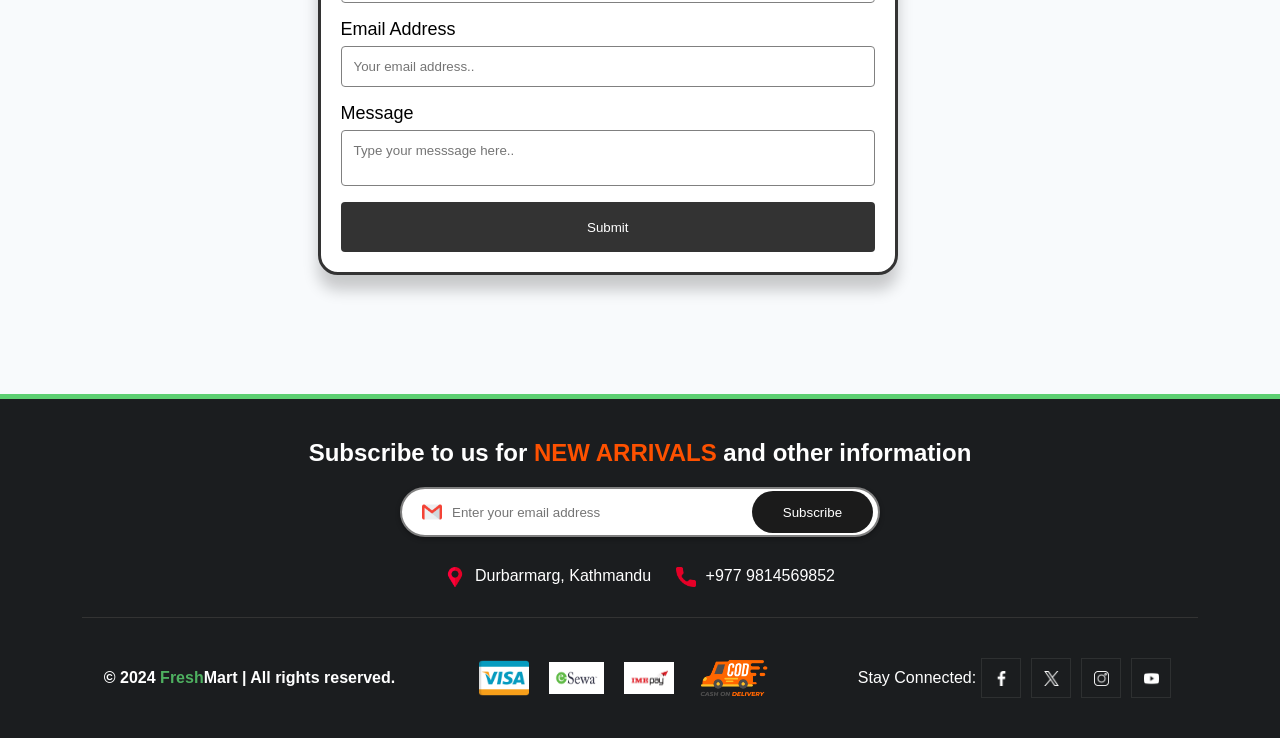
<file: pages/portfolio/safal.html>
<head>
    <meta charset="UTF-8">
    <meta name="viewport" content="width=device-width, initial-scale=1.0">
    <meta name="description" content="E-commerce Grocery Store">
    <meta name="author" content="Milan Shrestha">
    <title>Fresh Mart</title>

    <!-- Linking External CSS File -->
    <link rel="stylesheet" href="../../css/style.css">

    <!-- Linking External Javascript File -->
    <script src="../../javascript/script.js"></script>

</head>

<body>
    <!-- Start Of Navigation Header -->
    <div id="scroll-behaviour">

        <div class="header"></div>

        <nav>
            <!-- Logo -->
            <div class="logo">
                <a style="text-decoration: none;" href="../../index.html">
                    <span style="color: #5ccf71;">Fresh</span><span style="color: white;">Mart</span>
                </a>
            </div>
            <!-- End Of Logo -->

            <!-- Navbar Contents -->
            <ul>
                <li><a href="../../index.html">Home</a></li>
                <li><a href="../products.html">Products</a></li>
                <li><a href="../blog.html">Blog</a></li>
                <li><a href="../research.html">Research</a></li>
                <li><a href="../about-us.html">About Us</a></li>
                <li><a href="../faq.html">FAQs</a></li>

                <!-- Cart Icon -->
                <li>
                    <a href="#" onclick="hideShowdiv()"><img src="../../assets/icons/cart.png" alt="cart icon"
                            align="center" style="height: 26px; width: 26px;"></a>
                </li>

            </ul>

        </nav>

    </div>
    <!-- End Of Navigation Header -->

    <!-- Hide Show Cart -->
    <div id="cart" class="cart">

        <div class="cart-box">

            <!-- Nutella -->
            <div style="display: inline-flex;">
                <img src="../../assets/products/nutella.png" alt="nutella" width="80px">

                <div style="margin-top: 10px; margin-inline-start: 5px;">
                    <h2 class="product-name">Nutella Hazelnut</h2>

                    <p>Rs. 800 <span>x2</span>
                    </p>
                </div>
            </div>


            <hr class="cart-box-hr-1">

            <!-- Lays -->
            <div style="display: inline-flex;">
                <img src="../../assets/products/tomato.png" alt="nutella" width="80px">

                <div style="margin-top: 10px; margin-inline-start: 5px;">
                    <h2 class="product-name">Fresh Tomatoes</h2>

                    <p>Rs. 150 <span>x5</span>
                    </p>
                </div>
            </div>

            <hr class="cart-box-hr-1">

            <!-- Nutella -->
            <div style="display: inline-flex;">
                <img src="../../assets/products/lays.png" alt="nutella" width="80px">

                <div style="margin-top: 10px; margin-inline-start: 5px;">
                    <h2 class="product-name">Lays Deep Pizza</h2>

                    <p>Rs. 120 <span>x4</span>
                    </p>
                </div>
            </div>

            <hr class="cart-box-hr-1">

            <h3>Total: <span style="color: #fe5100; font-size: 20px;">Rs.2830</span></h3>
            <br>

            <button style="width: 80%; margin: auto;" type="button" class="add-to-cart">Check Out</button>

        </div>

    </div>
    <!-- End Of Hide Show Cart -->

    <!-- Title Text -->
    <div align="center">
        <h1 class="name-styles">SAFAL <span style="color: #fe5100;">KANDEL</span></h1>
    </div>

    <div class="cv-container" style="margin-top: 20px;">

        <!--Left Division-->
        <div>
            <div class="cv-left">

                <!-- Profile Pic -->
                <img src="../../assets/icons/safal.jpg" alt="profile pic" style="width: 295px; ">


                <div style="padding: 10px;">

                    <!-- Profile -->
                    <h2 style="color: #1b1b1b; background-color: rgb(129, 238, 129); margin-top: 20px;">Profile
                    </h2>

                    <p class="profile-text">
                        An ambitious and driven student currently pursuing a Bachelor's degree in Computing at Islington
                        College. With a keen interest in the rapidly evolving world of technology, I am dedicated to
                        acquiring both theoretical knowledge and practical skills in areas such as software development
                        and programming.
                    </p>

                    <!-- Dashed Line -->
                    <div style=" border-bottom: 2px #333 dashed; margin-top: 10px;"></div>

                    <!-- Contact Info -->
                    <h2 style="color: #1b1b1b; background-color: rgb(129, 238, 129); margin-top: 20px;">Contact Info
                    </h2>

                    <p class="profile-text">
                        <b>Phone</b>: +977 9803458044
                        <br> <br>
                        <b>Email</b>: safalkandel444@gmail.com
                        <br> <br>
                        <b>Location</b>: Banasthali, Kathmandu
                    </p>

                    <!-- Dashed Line -->
                    <div style=" border-bottom: 2px #333 dashed; margin-top: 10px;"></div>

                    <!-- Personal Details-->
                    <h2 style="color: #1b1b1b; background-color: rgb(129, 238, 129); margin-top: 20px;">Personal Details
                    </h2>

                    <p class="profile-text">
                        <b>DOB</b>: 2005/01/06 AD
                        <br> <br>
                        <b>Languages</b>: Nepali, English & Hindi
                        <br> <br>
                        <b>Interests</b>: Watching Movies, Sports Traveling, Share Market
                        <br> <br>
                        <b>Hobbies</b>: Playing Football, Travelling
                    </p>

                </div>

            </div>

        </div>
        <!--End Of Left Division-->

        <!--Right Division-->
        <div>
            <div class="cv-right">

                <div style="padding: 20px;">

                    <!-- Profile -->
                    <h2 style="color: #1b1b1b; background-color: rgb(129, 238, 129); margin-top: 10px; width: 300px;">
                        Career Objectives
                    </h2>

                    <p class="profile-text">
                        I aspire to make meaningful contributions to the IT industry and thrive in an ever-changing digital landscape.
                    </p>

                    <!-- Dashed Line -->
                    <div style=" border-bottom: 2px #333 dashed; margin-top: 10px;"></div>

                    <!-- Academic Qualification  -->
                    <h2 style="color: #1b1b1b; background-color: rgb(129, 238, 129); margin-top: 20px; width: 300px;">
                        Academic Qualification
                    </h2>

                    <!-- Table -->
                    <div style="margin-top: 10px;">
                        <table class="cv-table" width="100%">
                            <tr class="cv-tr" style="background-color: rgb(209, 239, 164);">
                                <th class="cv-th">Course (Stream) </th>
                                <th class="cv-th">School, College Or University</th>
                                <th class="cv-th">Graduation Date</th>
                            </tr>

                            <tr class="cv-tr">
                                <td class="cv-td">SEE</td>
                                <td class="cv-td">Southwestern School</td>
                                <td class="cv-td">2020 AD</td>
                            </tr>

                            <tr class="cv-tr">
                                <td class="cv-td">+2</td>
                                <td class="cv-td">Southwestern State College </td>
                                <td class="cv-td">2021-22 AD</td>
                            </tr>

                            <tr class="cv-tr">
                                <td class="cv-td">Computing</td>
                                <td class="cv-td">Islington College</td>
                                <td class="cv-td">2024-Present</td>
                            </tr>

                        </table>

                    </div>

                    <!-- Dashed Line -->
                    <div style=" border-bottom: 2px #333 dashed; margin-top: 10px;"></div>

                    <!-- Skills -->
                    <h2 style="color: #1b1b1b; background-color: rgb(129, 238, 129); margin-top: 20px; width: 300px;">
                        Skills
                    </h2>

                    <p class="profile-text">
                    <ul style="margin-left: 20px;">
                        <li>Administrative skills</li>
                        <li>Willingness to learn</li>
                        <li>Negotiation</li>
                        <li>Deep knowledge of Share Market</li>
                        <li>Basic knowledge in HTML, CSS, Javascript and Java</li>
                    </ul>
                    </p>

                    <!-- Dashed Line -->
                    <div style=" border-bottom: 2px #333 dashed; margin-top: 10px;"></div>

                    <!-- Experience -->
                    <h2 style="color: #1b1b1b; background-color: rgb(129, 238, 129); margin-top: 20px; width: 300px;">
                        Experience
                    </h2>

                    <p class="profile-text">
                        <b>DECEMBER 2022 - PRESENT</b>: Currently investing in the share market for two years and counting
                    </p>

                    <!-- Dashed Line -->
                    <div style=" border-bottom: 2px #333 dashed; margin-top: 10px;"></div>

                    <!-- PROFESSIONAL EXPERIENCES AND ACHIEVEMENTS -->
                    <h2 style="color: #1b1b1b; background-color: rgb(129, 238, 129); margin-top: 20px; width: 300px;">
                        Achievements
                    </h2>

                    <p class="profile-text">
                    <ul style="margin-left: 20px;">
                        <li>Achieved third place in the Inter School Football Tournament (2018)</li>
                        <li>Achieved first place in the Inter School Chess Tournament (2019)</li>
                        
                    </ul>
                    </p>

                </div>

            </div>

        </div>
        <!--End Of Left Division-->
    </div>

    <!-- Contact Us Form -->
    <section class="contact-us" style="width: 75%; margin: auto;">

        <div class="contact-container" style="width: 75%; margin: auto;">
            <!-- Contact Form Section -->
            <div class="contact-form" style="padding-left: 0px; margin-left: 0px; padding: 20px;">

                <h1>Get In Touch!</h1>

                <div style="margin-top: 20px;">

                    <form name="contactForm" onsubmit="validateForm()">

                        <label for="fname">First Name</label>
                        <input type="text" class="contact-input" id="fname" name="firstname"
                            placeholder="Your first name..">

                        <label for="lname">Last Name</label>
                        <input type="text" class="contact-input" id="lname" name="lastname"
                            placeholder="Your last name..">

                        <label for="email">Email Address</label>
                        <input type="text" class="contact-input" id="email" name="email"
                            placeholder="Your email address..">


                        <label for="message">Message</label>
                        <textarea name="message" class="contact-input" id="message"
                            placeholder="Type your messsage here.."></textarea>

                        <input type="submit" value="Submit" class="submit-btn">

                    </form>

                </div>


            </div>

        </div>

    </section>
    <!-- End Of Contact Us Form -->

    <!-- Footer -->
    <footer>
        <!-- Subscription Email -->
        <div class="footer-email">
            <h2>Subscribe to us for <span style="color: #fe5100;">NEW ARRIVALS </span>and other information</h2>

            <div style="margin-top: 20px;">
                <form class="search-box" name="subsForm" onsubmit="subsAlert()">
                    <!-- Gmail Icon -->
                    <img src="../../assets/icons/gmail.png" alt="search icon" height="20px" width="20px">

                    <!-- placeholder -->
                    <input type="text" class="search-input" placeholder="Enter your email address" name="Subscribe" />

                    <!-- Subscribe Button -->
                    <input type="submit" class="search-btn" value="Subscribe" />
                </form>

            </div>

            <!-- Contact Info -->
            <div style="margin-top: 20px;">

                <div style="display: inline-flex; padding: 10px;">
                    <img src="../../assets/icons/location.png" alt="location icon" height="20px">
                    <p style="margin-left: 10px;"> Durbarmarg, Kathmandu</p>
                </div>

                <div style="display: inline-flex; padding: 10px;">
                    <img src="../../assets/icons/call.png" alt="location icon" height="20px">
                    <p style="margin-left: 10px;">+977 9814569852</p>
                </div>

            </div>

        </div>

        <hr>

        <!-- Copyright logo and stuff -->
        <div class="footer-end">

            <div>
                <p style="color: white; margin-top: 10px;" align="center"><b>&copy; 2024 <span
                            style="color: #4eb060;">Fresh</span><span style="color: white;">Mart</span>
                        | All rights reserved.</b></p>
            </div>

            <!-- Payment Partner Logos -->
            <div class="payment-partner">
                <img src="../../assets/icons/visa.png" alt="visa logo" width="50px">
                <img src="../../assets/icons/Esewa_logo.png" alt="E-Sewa logo" width="55px" height="32px">
                <img src="../../assets/icons/ime-pay.jpg" alt="ime-pay logo" width="50px">
                <img src="../../assets/icons/cod.png" alt="cod logo" width="80px">
            </div>

            <!-- Social Media Logos -->
            <div class="footer-social">
                <p>Stay Connected:</p>
                <a href="https://www.facebook.com/"> <img src="../../assets/icons/facebook.png" alt="facebook logo"
                        height="15px"></a>
                <a href="https://twitter.com/"> <img src="../../assets/icons/twitter.png" alt="twitter logo"
                        height="15px"></a>
                <a href="https://instagram.com/"> <img src="../../assets/icons/instagram.png" alt="instagram logo"
                        height="15px"></a>
                <a href="https://youtube.com/"> <img src="../../assets/icons/youtube.png" alt="youtube logo"
                        height="15px"></a>
            </div>

        </div>

    </footer>
    <!-- End Of Footer -->

    <script>
        // hide show div
        var div = document.getElementById('cart');
        var display = 1;

        function hideShowdiv() {
            if (display == 1) {
                div.style.display = 'block';
                display = 0;
            }
            else {
                div.style.display = 'none';
                display = 1;
            }

            // hide cart on scroll
            window.onscroll = () => {
                div.style.display = 'none';
            }
        }

    </script>

</body>

</html>
</file>
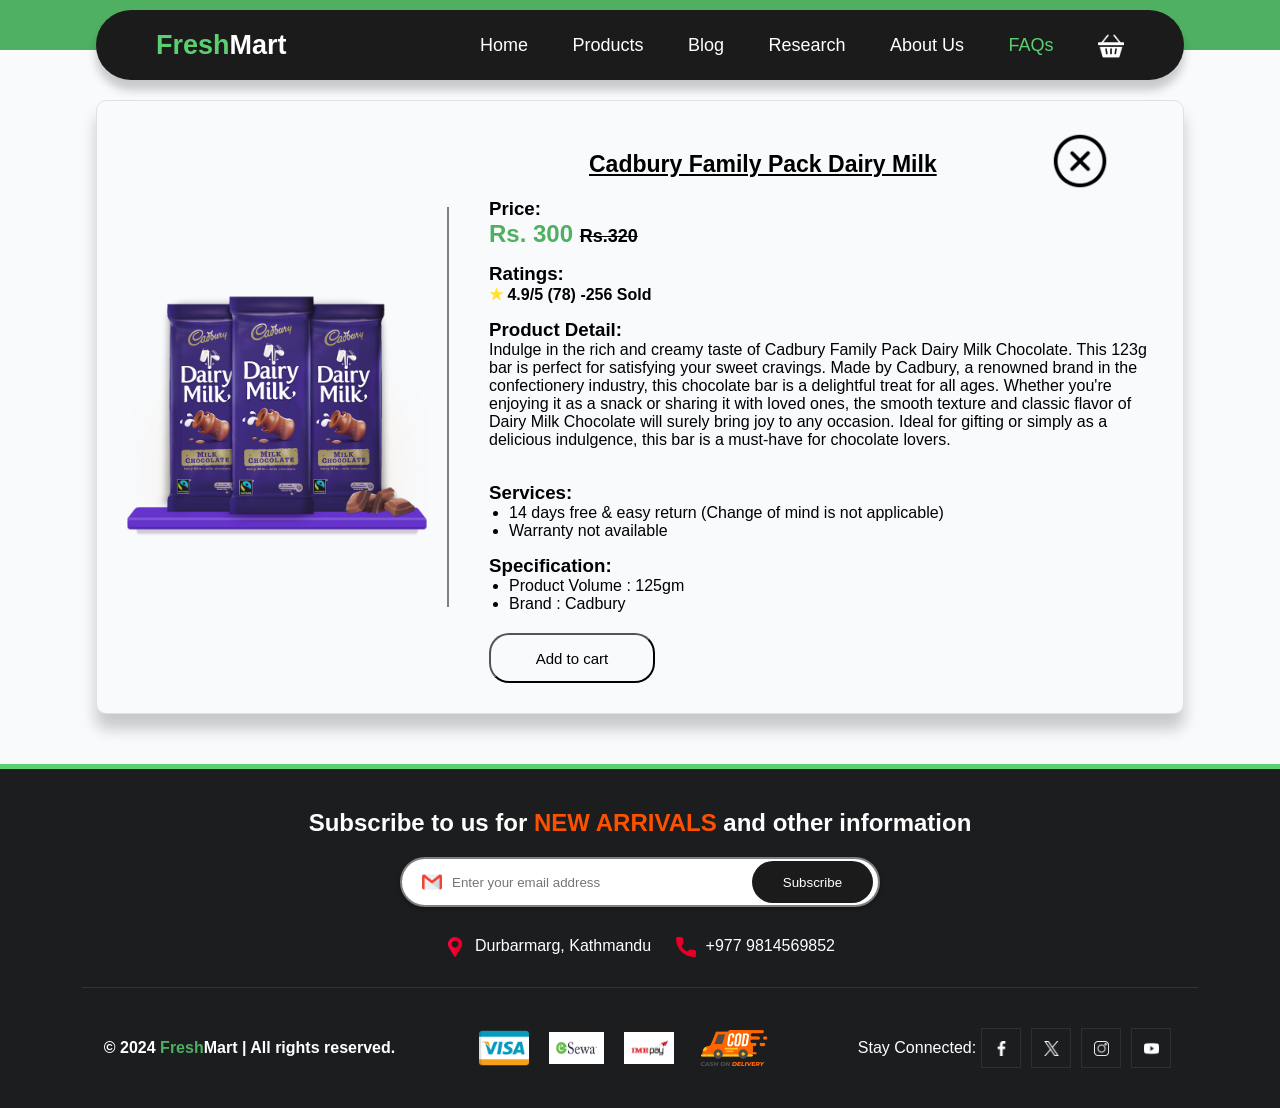
<file: pages/product-description/product-desc-cadbury.html>
<head>
    <meta charset="UTF-8">
    <meta name="viewport" content="width=device-width, initial-scale=1.0">
    <meta name="description" content="E-commerce Grocery Store">
    <meta name="author" content="Milan Shrestha">
    <title>Fresh Mart</title>

    <!-- Linking External CSS File -->
    <link rel="stylesheet" href="../../css/style.css">

    <!-- Linking External Javascript File -->
    <script src="../../javascript/script.js"></script>

</head>

<body>
    <!-- Start Of Navigation Header -->
    <div id="scroll-behaviour">

        <div class="header"></div>

        <nav>
            <!-- Logo -->
            <div class="logo">
                <a style="text-decoration: none;" href="../../index.html">
                    <span style="color: #5ccf71;">Fresh</span><span style="color: white;">Mart</span>
                </a>
            </div>
            <!-- End Of Logo -->

            <!-- Navbar Contents -->
            <ul>
                <li><a href="../../index.html">Home</a></li>
                <li><a href="../products.html">Products</a></li>
                <li><a href="../blog.html">Blog</a></li>
                <li><a href="../research.html">Research</a></li>
                <li><a href="../about-us.html">About Us</a></li>
                <li><a href="../faq.html" class="active-page">FAQs</a></li>

                <!-- Cart Icon -->
                <li>
                    <a href="#" onclick="hideShowdiv()"><img src="../../assets/icons/cart.png" alt="cart icon"
                            align="center" style="height: 26px; width: 26px;"></a>
                </li>

            </ul>

        </nav>

    </div>
    <!-- End Of Navigation Header -->

    <!-- Hide Show Cart -->
    <div id="cart" class="cart">

        <div class="cart-box">

            <!-- Nutella -->
            <div style="display: inline-flex;">
                <img src="../../assets/products/nutella.png" alt="nutella" width="80px">

                <div style="margin-top: 10px; margin-inline-start: 5px;">
                    <h2 class="product-name">Nutella Hazelnut</h2>

                    <p>Rs. 800 <span>x2</span>
                    </p>
                </div>
            </div>


            <hr class="cart-box-hr-1">

            <!-- Lays -->
            <div style="display: inline-flex;">
                <img src="../../assets/products/tomato.png" alt="nutella" width="80px">

                <div style="margin-top: 10px; margin-inline-start: 5px;">
                    <h2 class="product-name">Fresh Tomatoes</h2>

                    <p>Rs. 150 <span>x5</span>
                    </p>
                </div>
            </div>

            <hr class="cart-box-hr-1">

            <!-- Nutella -->
            <div style="display: inline-flex;">
                <img src="../../assets/products/lays.png" alt="nutella" width="80px">

                <div style="margin-top: 10px; margin-inline-start: 5px;">
                    <h2 class="product-name">Lays Deep Pizza</h2>

                    <p>Rs. 120 <span>x4</span>
                    </p>
                </div>
            </div>

            <hr class="cart-box-hr-1">

            <h3>Total: <span style="color: #fe5100; font-size: 20px;">Rs.2830</span></h3>
            <br>

            <button style="width: 80%; margin: auto;" type="button" class="add-to-cart">Check Out</button>

        </div>

    </div>
    <!-- End Of Hide Show Cart -->

    <!-- Start Of Product Description -->
    <div class="product-desc-container" id="detailOne">
        <!-- Nutela -->
        <div class="product-desc-box">

            <a href="../../index.html#product">
                <img src="../../assets/icons/close.png" alt="close icon" class="closebtn">
            </a>

            <img src="../../assets/products/cadbury.png" alt="nutella" />

            <div class="vl"></div>

            <div class="product-desc-title">
                <h1 class="product-name">Cadbury Family Pack Dairy Milk</h1>

                <h3>Price:</h3>
                <h2 style="color: #4eb060;">Rs. 300 <span
                        style="font-size: 18px; color: black;"><del>Rs.320</del></span></h2>

                <h3 style="margin-top: 15px;">Ratings:</h3>
                <b> <span style="color: #ffe234;">&#9733;</span> 4.9/5 (78) -256 Sold</b>

                <h3 style="margin-top: 15px;">Product Detail:</h3>

                <div>
                    <p>
                        Indulge in the rich and creamy taste of Cadbury Family Pack Dairy Milk Chocolate. This 123g bar
                        is perfect for satisfying your sweet cravings. Made by Cadbury, a renowned brand in the
                        confectionery industry, this chocolate bar is a delightful treat for all ages. Whether you're
                        enjoying it as a snack or sharing it with loved ones, the smooth texture and classic flavor of
                        Dairy Milk Chocolate will surely bring joy to any occasion. Ideal for gifting or simply as a
                        delicious indulgence, this bar is a must-have for chocolate lovers.
                    </p>

                </div>

                <br>

                <h3 style="margin-top: 15px;">Services:</h3>
                <ul style="margin-left: 20px;">
                    <li>14 days free & easy return (Change of mind is not applicable)</li>
                    <li>Warranty not available</li>
                </ul>

                <h3 style="margin-top: 15px;">Specification:</h3>
                <ul style="margin-left: 20px;">
                    <li>Product Volume : 125gm</li>
                    <li>Brand : Cadbury</li>
                </ul>

                <button style="width: 25%; height: 50px;" type="button" class="add-to-cart" onclick="cartAlert()">Add to
                    cart</button>

            </div>

        </div>
    </div>

    <!-- Footer -->
    <footer>

        <!-- Subscription Email -->
        <div class="footer-email">
            <h2>Subscribe to us for <span style="color: #fe5100;">NEW ARRIVALS </span>and other information</h2>

            <div style="margin-top: 20px;">
                <form class="search-box">
                    <!-- Gmail Icon -->
                    <img src="../../assets/icons/gmail.png" alt="search icon" height="20px" width="20px">

                    <!-- placeholder -->
                    <input type="text" class="search-input" placeholder="Enter your email address" name="search" />

                    <!-- Subscribe Button -->
                    <input type="submit" class="search-btn" value="Subscribe" />
                </form>

            </div>

            <!-- Contact Info -->
            <div style="margin-top: 20px;">

                <div style="display: inline-flex; padding: 10px;">
                    <img src="../../assets/icons/location.png" alt="location icon" height="20px">
                    <p style="margin-left: 10px;"> Durbarmarg, Kathmandu</p>
                </div>

                <div style="display: inline-flex; padding: 10px;">
                    <img src="../../assets/icons/call.png" alt="location icon" height="20px">
                    <p style="margin-left: 10px;">+977 9814569852</p>
                </div>

            </div>

        </div>

        <hr>

        <!-- Copyright logo and stuff -->
        <div class="footer-end">

            <div>
                <p style="color: white; margin-top: 10px;" align="center"><b>&copy; 2024 <span
                            style="color: #4eb060;">Fresh</span><span style="color: white;">Mart</span>
                        | All rights reserved.</b></p>
            </div>

            <!-- Payment Partner Logos -->
            <div class="payment-partner">
                <img src="../../assets/icons/visa.png" alt="visa logo" width="50px">
                <img src="../../assets/icons/Esewa_logo.png" alt="E-Sewa logo" width="55px" height="32px">
                <img src="../../assets/icons/ime-pay.jpg" alt="ime-pay logo" width="50px">
                <img src="../../assets/icons/cod.png" alt="cod logo" width="80px">
            </div>

            <!-- Social Media Logos -->
            <div class="footer-social">
                <p>Stay Connected:</p>
                <a href="https://www.facebook.com/"> <img src="../../assets/icons/facebook.png" alt="facebook logo"
                        height="15px"></a>
                <a href="https://twitter.com/"> <img src="../../assets/icons/twitter.png" alt="twitter logo"
                        height="15px"></a>
                <a href="https://instagram.com/"> <img src="../../assets/icons/instagram.png" alt="instagram logo"
                        height="15px"></a>
                <a href="https://youtube.com/"> <img src="../../assets/icons/youtube.png" alt="youtube logo"
                        height="15px"></a>
            </div>

        </div>

    </footer>
    <!-- End Of Footer -->

    <script>
        // hide show div
        var div = document.getElementById('cart');
        var display = 1;

        function hideShowdiv() {
            if (display == 1) {
                div.style.display = 'block';
                display = 0;
            }
            else {
                div.style.display = 'none';
                display = 1;
            }

            // hide cart on scroll
            window.onscroll = () => {
                div.style.display = 'none';
            }
        }

    </script>

</body>

</html>
</file>
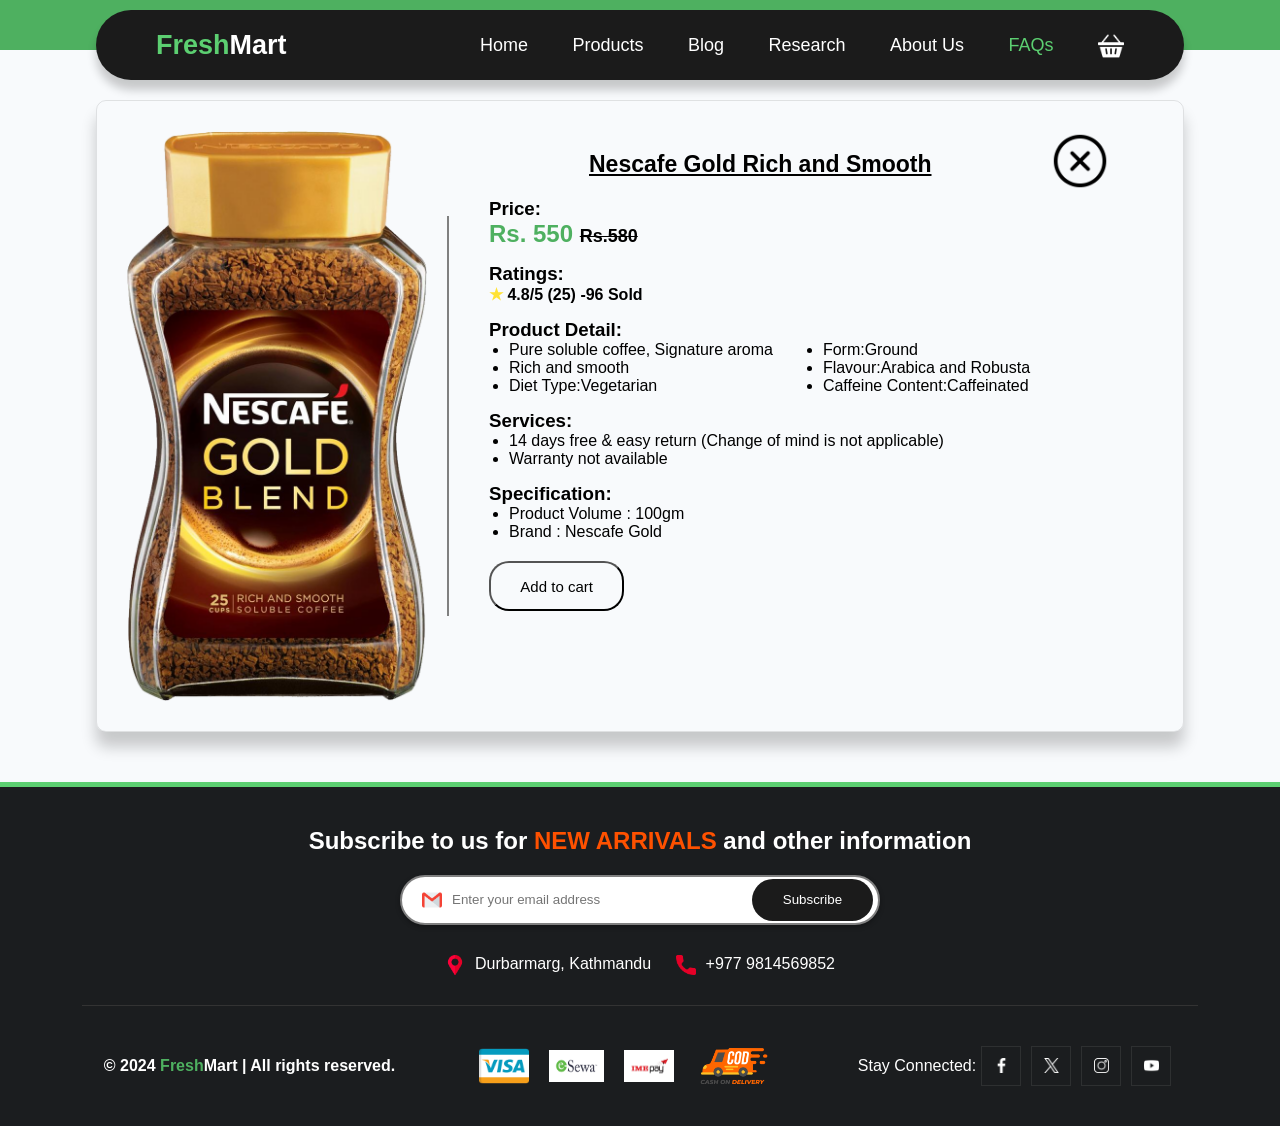
<file: pages/product-description/product-desc-coffee.html>
<head>
    <meta charset="UTF-8">
    <meta name="viewport" content="width=device-width, initial-scale=1.0">
    <meta name="description" content="E-commerce Grocery Store">
    <meta name="author" content="Milan Shrestha">
    <title>Fresh Mart</title>

    <!-- Linking External CSS File -->
    <link rel="stylesheet" href="../../css/style.css">

    <!-- Linking External Javascript File -->
    <script src="../../javascript/script.js"></script>

</head>

<body>
    <!-- Start Of Navigation Header -->
    <div id="scroll-behaviour">

        <div class="header"></div>

        <nav>
            <!-- Logo -->
            <div class="logo">
                <a style="text-decoration: none;" href="../../index.html">
                    <span style="color: #5ccf71;">Fresh</span><span style="color: white;">Mart</span>
                </a>
            </div>
            <!-- End Of Logo -->

            <!-- Navbar Contents -->
            <ul>
                <li><a href="../../index.html">Home</a></li>
                <li><a href="../products.html">Products</a></li>
                <li><a href="../blog.html">Blog</a></li>
                <li><a href="../research.html">Research</a></li>
                <li><a href="../about-us.html">About Us</a></li>
                <li><a href="../faq.html" class="active-page">FAQs</a></li>

                <!-- Cart Icon -->
                <li>
                    <a href="#" onclick="hideShowdiv()"><img src="../../assets/icons/cart.png" alt="cart icon"
                            align="center" style="height: 26px; width: 26px;"></a>
                </li>

            </ul>

        </nav>

    </div>
    <!-- End Of Navigation Header -->

    <!-- Hide Show Cart -->
    <div id="cart" class="cart">

        <div class="cart-box">

            <!-- Nutella -->
            <div style="display: inline-flex;">
                <img src="../../assets/products/nutella.png" alt="nutella" width="80px">

                <div style="margin-top: 10px; margin-inline-start: 5px;">
                    <h2 class="product-name">Nutella Hazelnut</h2>

                    <p>Rs. 800 <span>x2</span>
                    </p>
                </div>
            </div>


            <hr class="cart-box-hr-1">

            <!-- Lays -->
            <div style="display: inline-flex;">
                <img src="../../assets/products/tomato.png" alt="nutella" width="80px">

                <div style="margin-top: 10px; margin-inline-start: 5px;">
                    <h2 class="product-name">Fresh Tomatoes</h2>

                    <p>Rs. 150 <span>x5</span>
                    </p>
                </div>
            </div>

            <hr class="cart-box-hr-1">

            <!-- Nutella -->
            <div style="display: inline-flex;">
                <img src="../../assets/products/lays.png" alt="nutella" width="80px">

                <div style="margin-top: 10px; margin-inline-start: 5px;">
                    <h2 class="product-name">Lays Deep Pizza</h2>

                    <p>Rs. 120 <span>x4</span>
                    </p>
                </div>
            </div>

            <hr class="cart-box-hr-1">

            <h3>Total: <span style="color: #fe5100; font-size: 20px;">Rs.2830</span></h3>
            <br>

            <button style="width: 80%; margin: auto;" type="button" class="add-to-cart">Check Out</button>

        </div>

    </div>
    <!-- End Of Hide Show Cart -->

    <!-- Start Of Product Description -->
    <div class="product-desc-container" id="detailOne">
        <!-- Nutela -->
        <div class="product-desc-box">

            <a href="../../index.html#product">
                <img src="../../assets/icons/close.png" alt="close icon" class="closebtn">
            </a>

            <img src="../../assets/products/nescafe.png" alt="nutella" />

            <div class="vl"></div>

            <div class="product-desc-title">
                <h1 class="product-name">Nescafe Gold Rich and Smooth</h1>

                <h3>Price:</h3>
                <h2 style="color: #4eb060;">Rs. 550 <span
                        style="font-size: 18px; color: black;"><del>Rs.580</del></span></h2>

                <h3 style="margin-top: 15px;">Ratings:</h3>
                <b> <span style="color: #ffe234;">&#9733;</span> 4.8/5 (25) -96 Sold</b>

                <h3 style="margin-top: 15px;">Product Detail:</h3>

                <div style="margin-left: 20px; display: inline-flex; gap: 50px;">
                    <ul>
                        <li>Pure soluble coffee, Signature aroma</li>
                        <li>Rich and smooth</li>
                        <li>Diet Type:Vegetarian</li>
                    </ul>

                    <ul>
                        <li>Form:Ground</li>
                        <li>Flavour:Arabica and Robusta</li>
                        <li>Caffeine Content:Caffeinated</li>
                    </ul>
                </div>

                <br>

                <h3 style="margin-top: 15px;">Services:</h3>
                <ul style="margin-left: 20px;">
                    <li>14 days free & easy return (Change of mind is not applicable)</li>
                    <li>Warranty not available</li>
                </ul>

                <h3 style="margin-top: 15px;">Specification:</h3>
                <ul style="margin-left: 20px;">
                    <li>Product Volume : 100gm</li>
                    <li>Brand : Nescafe Gold</li>
                </ul>

                <button style="width: 25%; height: 50px;" type="button" class="add-to-cart" onclick="cartAlert()">Add to cart</button>

            </div>

        </div>
    </div>

    <!-- Footer -->
    <footer>

        <!-- Subscription Email -->
        <div class="footer-email">
            <h2>Subscribe to us for <span style="color: #fe5100;">NEW ARRIVALS </span>and other information</h2>

            <div style="margin-top: 20px;">
                <form class="search-box">
                    <!-- Gmail Icon -->
                    <img src="../../assets/icons/gmail.png" alt="search icon" height="20px" width="20px">

                    <!-- placeholder -->
                    <input type="text" class="search-input" placeholder="Enter your email address" name="search" />

                    <!-- Subscribe Button -->
                    <input type="submit" class="search-btn" value="Subscribe" />
                </form>

            </div>

            <!-- Contact Info -->
            <div style="margin-top: 20px;">

                <div style="display: inline-flex; padding: 10px;">
                    <img src="../../assets/icons/location.png" alt="location icon" height="20px">
                    <p style="margin-left: 10px;"> Durbarmarg, Kathmandu</p>
                </div>

                <div style="display: inline-flex; padding: 10px;">
                    <img src="../../assets/icons/call.png" alt="location icon" height="20px">
                    <p style="margin-left: 10px;">+977 9814569852</p>
                </div>

            </div>

        </div>

        <hr>

        <!-- Copyright logo and stuff -->
        <div class="footer-end">

            <div>
                <p style="color: white; margin-top: 10px;" align="center"><b>&copy; 2024 <span
                            style="color: #4eb060;">Fresh</span><span style="color: white;">Mart</span>
                        | All rights reserved.</b></p>
            </div>

            <!-- Payment Partner Logos -->
            <div class="payment-partner">
                <img src="../../assets/icons/visa.png" alt="visa logo" width="50px">
                <img src="../../assets/icons/Esewa_logo.png" alt="E-Sewa logo" width="55px" height="32px">
                <img src="../../assets/icons/ime-pay.jpg" alt="ime-pay logo" width="50px">
                <img src="../../assets/icons/cod.png" alt="cod logo" width="80px">
            </div>

            <!-- Social Media Logos -->
            <div class="footer-social">
                <p>Stay Connected:</p>
                <a href="https://www.facebook.com/"> <img src="../../assets/icons/facebook.png" alt="facebook logo" height="15px"></a>
                <a href="https://twitter.com/"> <img src="../../assets/icons/twitter.png" alt="twitter logo" height="15px"></a>
                <a href="https://instagram.com/"> <img src="../../assets/icons/instagram.png" alt="instagram logo" height="15px"></a>
                <a href="https://youtube.com/"> <img src="../../assets/icons/youtube.png" alt="youtube logo" height="15px"></a>
            </div>

        </div>

    </footer>
    <!-- End Of Footer -->

    <script>
        // hide show div
        var div = document.getElementById('cart');
        var display = 1;

        function hideShowdiv() {
            if (display == 1) {
                div.style.display = 'block';
                display = 0;
            }
            else {
                div.style.display = 'none';
                display = 1;
            }

            // hide cart on scroll
            window.onscroll = () => {
                div.style.display = 'none';
            }
        }

    </script>

</body>

</html>
</file>
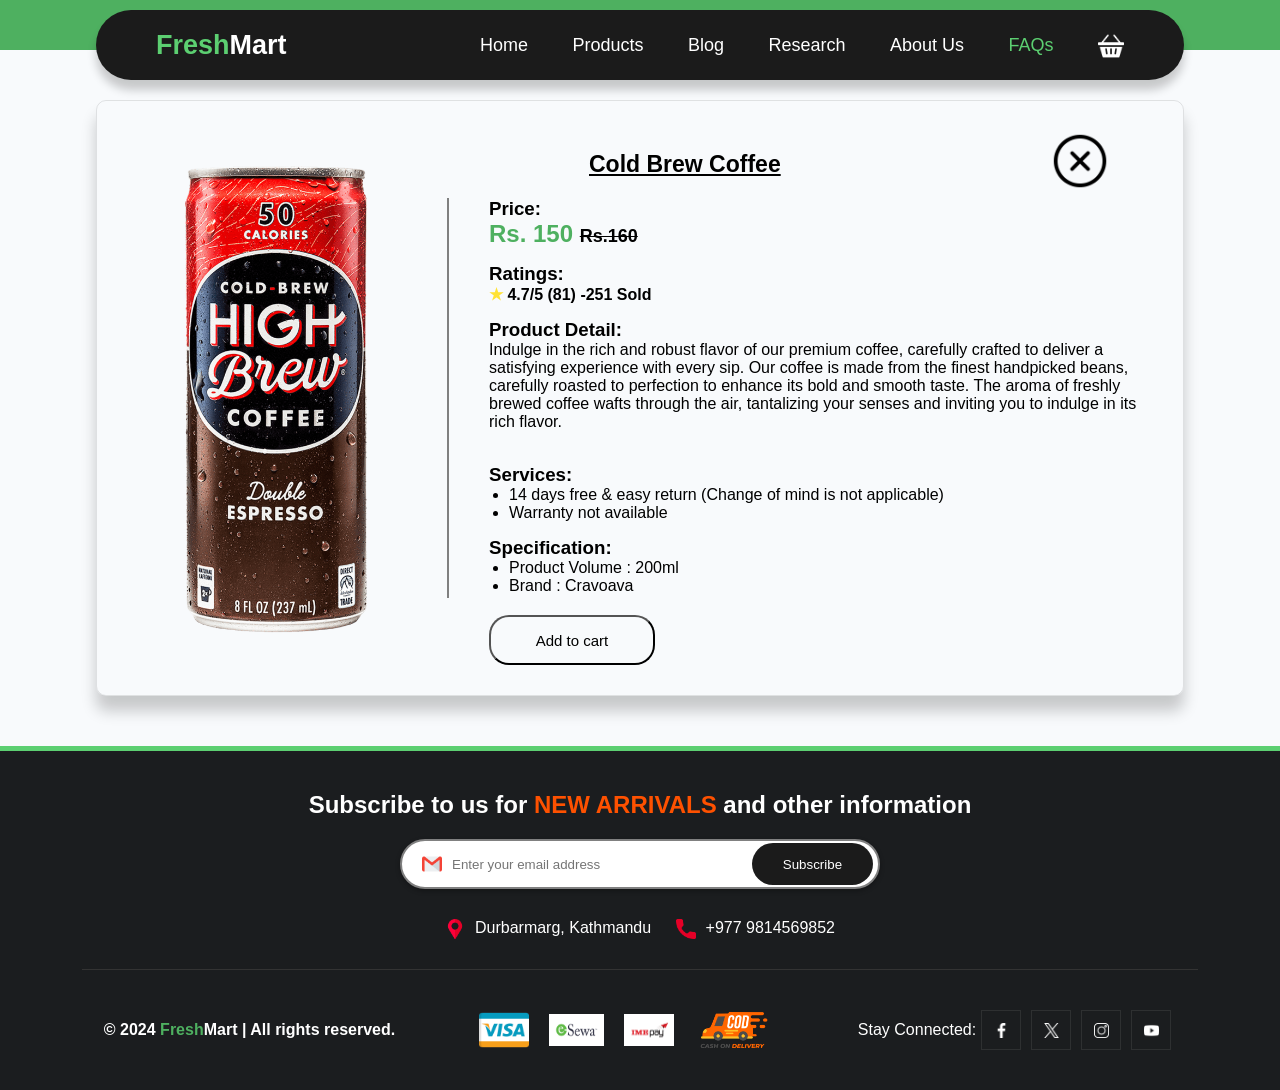
<file: pages/product-description/product-desc-cold-coffee.html>
<head>
    <meta charset="UTF-8">
    <meta name="viewport" content="width=device-width, initial-scale=1.0">
    <meta name="description" content="E-commerce Grocery Store">
    <meta name="author" content="Milan Shrestha">
    <title>Fresh Mart</title>

    <!-- Linking External CSS File -->
    <link rel="stylesheet" href="../../css/style.css">

    <!-- Linking External Javascript File -->
    <script src="../../javascript/script.js"></script>

</head>

<body>
    <!-- Start Of Navigation Header -->
    <div id="scroll-behaviour">

        <div class="header"></div>

        <nav>
            <!-- Logo -->
            <div class="logo">
                <a style="text-decoration: none;" href="../../index.html">
                    <span style="color: #5ccf71;">Fresh</span><span style="color: white;">Mart</span>
                </a>
            </div>
            <!-- End Of Logo -->

            <!-- Navbar Contents -->
            <ul>
                <li><a href="../../index.html">Home</a></li>
                <li><a href="../products.html">Products</a></li>
                <li><a href="../blog.html">Blog</a></li>
                <li><a href="../research.html">Research</a></li>
                <li><a href="../about-us.html">About Us</a></li>
                <li><a href="../faq.html" class="active-page">FAQs</a></li>

                <!-- Cart Icon -->
                <li>
                    <a href="#" onclick="hideShowdiv()"><img src="../../assets/icons/cart.png" alt="cart icon"
                            align="center" style="height: 26px; width: 26px;"></a>
                </li>

            </ul>

        </nav>

    </div>
    <!-- End Of Navigation Header -->

    <!-- Hide Show Cart -->
    <div id="cart" class="cart">

        <div class="cart-box">

            <!-- Nutella -->
            <div style="display: inline-flex;">
                <img src="../../assets/products/nutella.png" alt="nutella" width="80px">

                <div style="margin-top: 10px; margin-inline-start: 5px;">
                    <h2 class="product-name">Nutella Hazelnut</h2>

                    <p>Rs. 800 <span>x2</span>
                    </p>
                </div>
            </div>


            <hr class="cart-box-hr-1">

            <!-- Lays -->
            <div style="display: inline-flex;">
                <img src="../../assets/products/tomato.png" alt="nutella" width="80px">

                <div style="margin-top: 10px; margin-inline-start: 5px;">
                    <h2 class="product-name">Fresh Tomatoes</h2>

                    <p>Rs. 150 <span>x5</span>
                    </p>
                </div>
            </div>

            <hr class="cart-box-hr-1">

            <!-- Nutella -->
            <div style="display: inline-flex;">
                <img src="../../assets/products/lays.png" alt="nutella" width="80px">

                <div style="margin-top: 10px; margin-inline-start: 5px;">
                    <h2 class="product-name">Lays Deep Pizza</h2>

                    <p>Rs. 120 <span>x4</span>
                    </p>
                </div>
            </div>

            <hr class="cart-box-hr-1">

            <h3>Total: <span style="color: #fe5100; font-size: 20px;">Rs.2830</span></h3>
            <br>

            <button style="width: 80%; margin: auto;" type="button" class="add-to-cart">Check Out</button>

        </div>

    </div>
    <!-- End Of Hide Show Cart -->

    <!-- Start Of Product Description -->
    <div class="product-desc-container" id="detailOne">
        <!-- Nutela -->
        <div class="product-desc-box">

            <a href="../../index.html#product">
                <img src="../../assets/icons/close.png" alt="close icon" class="closebtn">
            </a>

            <img src="../../assets/products/cold-coffee.png" alt="nutella" />

            <div class="vl"></div>

            <div class="product-desc-title">
                <h1 class="product-name">Cold Brew Coffee</h1>

                <h3>Price:</h3>
                <h2 style="color: #4eb060;">Rs. 150 <span
                        style="font-size: 18px; color: black;"><del>Rs.160</del></span></h2>

                <h3 style="margin-top: 15px;">Ratings:</h3>
                <b> <span style="color: #ffe234;">&#9733;</span> 4.7/5 (81) -251 Sold</b>

                <h3 style="margin-top: 15px;">Product Detail:</h3>

                <div>
                   <p>
                    Indulge in the rich and robust flavor of our premium coffee, carefully crafted to deliver a satisfying experience with every sip. Our coffee is made from the finest handpicked beans, carefully roasted to perfection to enhance its bold and smooth taste. The aroma of freshly brewed coffee wafts through the air, tantalizing your senses and inviting you to indulge in its rich flavor.
                   </p>
                </div>

                <br>

                <h3 style="margin-top: 15px;">Services:</h3>
                <ul style="margin-left: 20px;">
                    <li>14 days free & easy return (Change of mind is not applicable)</li>
                    <li>Warranty not available</li>
                </ul>

                <h3 style="margin-top: 15px;">Specification:</h3>
                <ul style="margin-left: 20px;">
                    <li>Product Volume : 200ml</li>
                    <li>Brand : Cravoava </li>
                </ul>

                <button style="width: 25%; height: 50px;" type="button" class="add-to-cart" onclick="cartAlert()">Add to cart</button>

            </div>

        </div>
    </div>

    <!-- Footer -->
    <footer>

        <!-- Subscription Email -->
        <div class="footer-email">
            <h2>Subscribe to us for <span style="color: #fe5100;">NEW ARRIVALS </span>and other information</h2>

            <div style="margin-top: 20px;">
                <form class="search-box">
                    <!-- Gmail Icon -->
                    <img src="../../assets/icons/gmail.png" alt="search icon" height="20px" width="20px">

                    <!-- placeholder -->
                    <input type="text" class="search-input" placeholder="Enter your email address" name="search" />

                    <!-- Subscribe Button -->
                    <input type="submit" class="search-btn" value="Subscribe" />
                </form>

            </div>

            <!-- Contact Info -->
            <div style="margin-top: 20px;">

                <div style="display: inline-flex; padding: 10px;">
                    <img src="../../assets/icons/location.png" alt="location icon" height="20px">
                    <p style="margin-left: 10px;"> Durbarmarg, Kathmandu</p>
                </div>

                <div style="display: inline-flex; padding: 10px;">
                    <img src="../../assets/icons/call.png" alt="location icon" height="20px">
                    <p style="margin-left: 10px;">+977 9814569852</p>
                </div>

            </div>

        </div>

        <hr>

        <!-- Copyright logo and stuff -->
        <div class="footer-end">

            <div>
                <p style="color: white; margin-top: 10px;" align="center"><b>&copy; 2024 <span
                            style="color: #4eb060;">Fresh</span><span style="color: white;">Mart</span>
                        | All rights reserved.</b></p>
            </div>

            <!-- Payment Partner Logos -->
            <div class="payment-partner">
                <img src="../../assets/icons/visa.png" alt="visa logo" width="50px">
                <img src="../../assets/icons/Esewa_logo.png" alt="E-Sewa logo" width="55px" height="32px">
                <img src="../../assets/icons/ime-pay.jpg" alt="ime-pay logo" width="50px">
                <img src="../../assets/icons/cod.png" alt="cod logo" width="80px">
            </div>

            <!-- Social Media Logos -->
            <div class="footer-social">
                <p>Stay Connected:</p>
                <a href="https://www.facebook.com/"> <img src="../../assets/icons/facebook.png" alt="facebook logo" height="15px"></a>
                <a href="https://twitter.com/"> <img src="../../assets/icons/twitter.png" alt="twitter logo" height="15px"></a>
                <a href="https://instagram.com/"> <img src="../../assets/icons/instagram.png" alt="instagram logo" height="15px"></a>
                <a href="https://youtube.com/"> <img src="../../assets/icons/youtube.png" alt="youtube logo" height="15px"></a>
            </div>

        </div>

    </footer>
    <!-- End Of Footer -->

    <script>
        // hide show div
        var div = document.getElementById('cart');
        var display = 1;

        function hideShowdiv() {
            if (display == 1) {
                div.style.display = 'block';
                display = 0;
            }
            else {
                div.style.display = 'none';
                display = 1;
            }

            // hide cart on scroll
            window.onscroll = () => {
                div.style.display = 'none';
            }
        }

    </script>

</body>

</html>
</file>
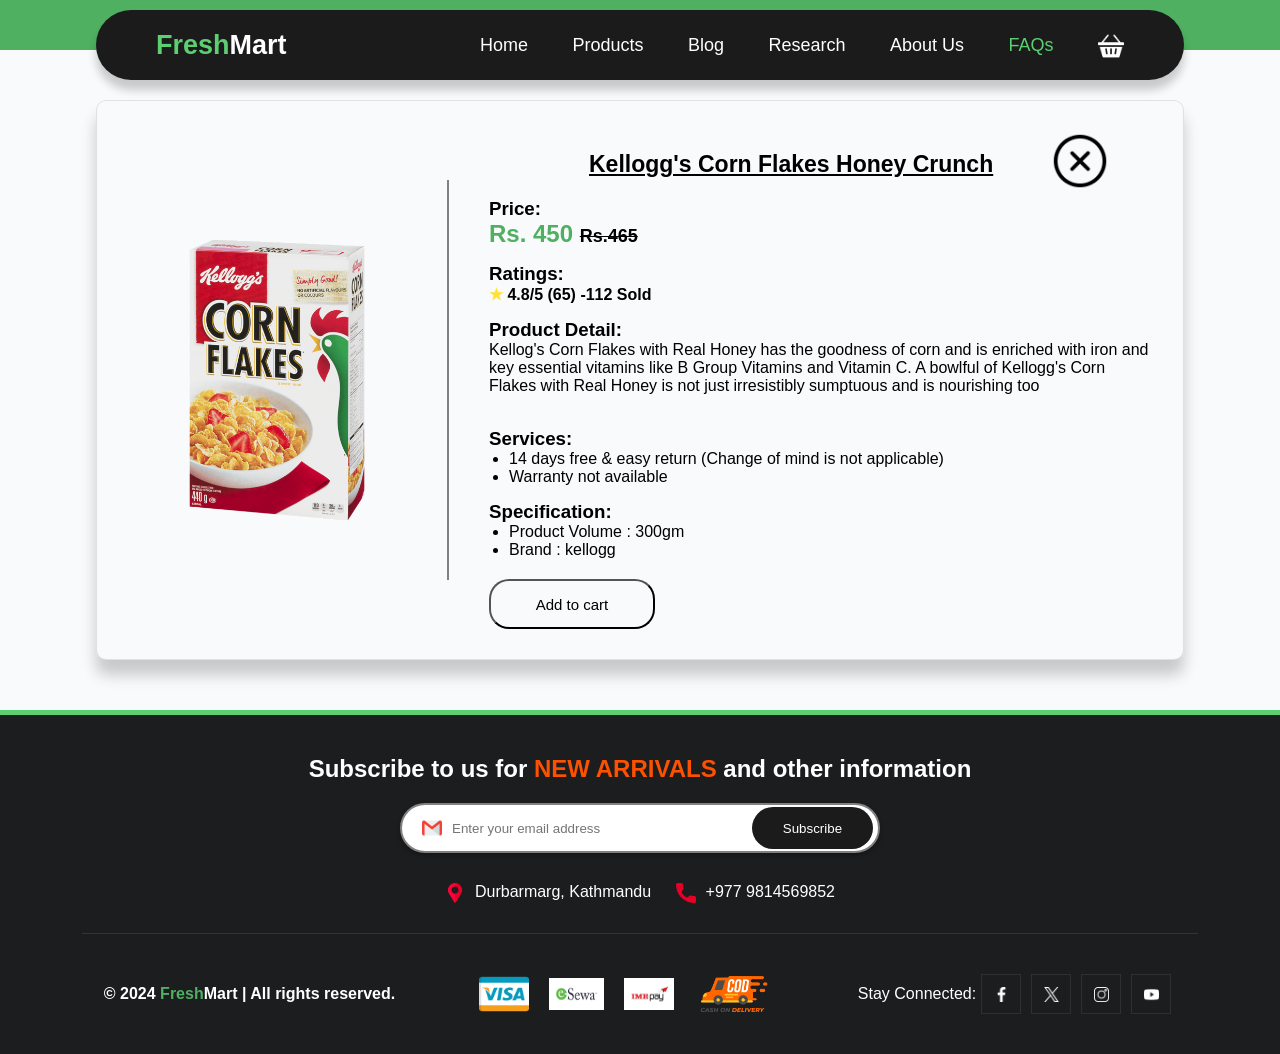
<file: pages/product-description/product-desc-cornflakes.html>
<head>
    <meta charset="UTF-8">
    <meta name="viewport" content="width=device-width, initial-scale=1.0">
    <meta name="description" content="E-commerce Grocery Store">
    <meta name="author" content="Milan Shrestha">
    <title>Fresh Mart</title>

    <!-- Linking External CSS File -->
    <link rel="stylesheet" href="../../css/style.css">

    <!-- Linking External Javascript File -->
    <script src="../../javascript/script.js"></script>

</head>

<body>
    <!-- Start Of Navigation Header -->
    <div id="scroll-behaviour">

        <div class="header"></div>

        <nav>
            <!-- Logo -->
            <div class="logo">
                <a style="text-decoration: none;" href="../../index.html">
                    <span style="color: #5ccf71;">Fresh</span><span style="color: white;">Mart</span>
                </a>
            </div>
            <!-- End Of Logo -->

            <!-- Navbar Contents -->
            <ul>
                <li><a href="../../index.html">Home</a></li>
                <li><a href="../products.html">Products</a></li>
                <li><a href="../blog.html">Blog</a></li>
                <li><a href="../research.html">Research</a></li>
                <li><a href="../about-us.html">About Us</a></li>
                <li><a href="../faq.html" class="active-page">FAQs</a></li>

                <!-- Cart Icon -->
                <li>
                    <a href="#" onclick="hideShowdiv()"><img src="../../assets/icons/cart.png" alt="cart icon"
                            align="center" style="height: 26px; width: 26px;"></a>
                </li>

            </ul>

        </nav>

    </div>
    <!-- End Of Navigation Header -->

    <!-- Hide Show Cart -->
    <div id="cart" class="cart">

        <div class="cart-box">

            <!-- Nutella -->
            <div style="display: inline-flex;">
                <img src="../../assets/products/nutella.png" alt="nutella" width="80px">

                <div style="margin-top: 10px; margin-inline-start: 5px;">
                    <h2 class="product-name">Nutella Hazelnut</h2>

                    <p>Rs. 800 <span>x2</span>
                    </p>
                </div>
            </div>


            <hr class="cart-box-hr-1">

            <!-- Lays -->
            <div style="display: inline-flex;">
                <img src="../../assets/products/tomato.png" alt="nutella" width="80px">

                <div style="margin-top: 10px; margin-inline-start: 5px;">
                    <h2 class="product-name">Fresh Tomatoes</h2>

                    <p>Rs. 150 <span>x5</span>
                    </p>
                </div>
            </div>

            <hr class="cart-box-hr-1">

            <!-- Nutella -->
            <div style="display: inline-flex;">
                <img src="../../assets/products/lays.png" alt="nutella" width="80px">

                <div style="margin-top: 10px; margin-inline-start: 5px;">
                    <h2 class="product-name">Lays Deep Pizza</h2>

                    <p>Rs. 120 <span>x4</span>
                    </p>
                </div>
            </div>

            <hr class="cart-box-hr-1">

            <h3>Total: <span style="color: #fe5100; font-size: 20px;">Rs.2830</span></h3>
            <br>

            <button style="width: 80%; margin: auto;" type="button" class="add-to-cart">Check Out</button>

        </div>

    </div>
    <!-- End Of Hide Show Cart -->

    <!-- Start Of Product Description -->
    <div class="product-desc-container" id="detailOne">
        <!-- Nutela -->
        <div class="product-desc-box">

            <a href="../../index.html#product">
                <img src="../../assets/icons/close.png" alt="close icon" class="closebtn">
            </a>

            <img src="../../assets/products/kellogg.png" alt="nutella" />

            <div class="vl"></div>

            <div class="product-desc-title">
                <h1 class="product-name">Kellogg's Corn Flakes Honey Crunch</h1>

                <h3>Price:</h3>
                <h2 style="color: #4eb060;">Rs. 450 <span
                        style="font-size: 18px; color: black;"><del>Rs.465</del></span></h2>

                <h3 style="margin-top: 15px;">Ratings:</h3>
                <b> <span style="color: #ffe234;">&#9733;</span> 4.8/5 (65) -112 Sold</b>

                <h3 style="margin-top: 15px;">Product Detail:</h3>

                <div>
                    <p>
                        Kellog's Corn Flakes with Real Honey has the goodness of corn and is enriched with iron and key
                        essential vitamins like B Group Vitamins and Vitamin C. A bowlful of Kellogg's Corn Flakes with
                        Real Honey is not just irresistibly sumptuous and is nourishing too
                    </p>
                </div>

                <br>

                <h3 style="margin-top: 15px;">Services:</h3>
                <ul style="margin-left: 20px;">
                    <li>14 days free & easy return (Change of mind is not applicable)</li>
                    <li>Warranty not available</li>
                </ul>

                <h3 style="margin-top: 15px;">Specification:</h3>
                <ul style="margin-left: 20px;">
                    <li>Product Volume : 300gm</li>
                    <li>Brand : kellogg</li>
                </ul>

                <button style="width: 25%; height: 50px;" type="button" class="add-to-cart" onclick="cartAlert()">Add to
                    cart</button>

            </div>

        </div>
    </div>

    <!-- Footer -->
    <footer>

        <!-- Subscription Email -->
        <div class="footer-email">
            <h2>Subscribe to us for <span style="color: #fe5100;">NEW ARRIVALS </span>and other information</h2>

            <div style="margin-top: 20px;">
                <form class="search-box">
                    <!-- Gmail Icon -->
                    <img src="../../assets/icons/gmail.png" alt="search icon" height="20px" width="20px">

                    <!-- placeholder -->
                    <input type="text" class="search-input" placeholder="Enter your email address" name="search" />

                    <!-- Subscribe Button -->
                    <input type="submit" class="search-btn" value="Subscribe" />
                </form>

            </div>

            <!-- Contact Info -->
            <div style="margin-top: 20px;">

                <div style="display: inline-flex; padding: 10px;">
                    <img src="../../assets/icons/location.png" alt="location icon" height="20px">
                    <p style="margin-left: 10px;"> Durbarmarg, Kathmandu</p>
                </div>

                <div style="display: inline-flex; padding: 10px;">
                    <img src="../../assets/icons/call.png" alt="location icon" height="20px">
                    <p style="margin-left: 10px;">+977 9814569852</p>
                </div>

            </div>

        </div>

        <hr>

        <!-- Copyright logo and stuff -->
        <div class="footer-end">

            <div>
                <p style="color: white; margin-top: 10px;" align="center"><b>&copy; 2024 <span
                            style="color: #4eb060;">Fresh</span><span style="color: white;">Mart</span>
                        | All rights reserved.</b></p>
            </div>

            <!-- Payment Partner Logos -->
            <div class="payment-partner">
                <img src="../../assets/icons/visa.png" alt="visa logo" width="50px">
                <img src="../../assets/icons/Esewa_logo.png" alt="E-Sewa logo" width="55px" height="32px">
                <img src="../../assets/icons/ime-pay.jpg" alt="ime-pay logo" width="50px">
                <img src="../../assets/icons/cod.png" alt="cod logo" width="80px">
            </div>

            <!-- Social Media Logos -->
            <div class="footer-social">
                <p>Stay Connected:</p>
                <a href="https://www.facebook.com/"> <img src="../../assets/icons/facebook.png" alt="facebook logo"
                        height="15px"></a>
                <a href="https://twitter.com/"> <img src="../../assets/icons/twitter.png" alt="twitter logo"
                        height="15px"></a>
                <a href="https://instagram.com/"> <img src="../../assets/icons/instagram.png" alt="instagram logo"
                        height="15px"></a>
                <a href="https://youtube.com/"> <img src="../../assets/icons/youtube.png" alt="youtube logo"
                        height="15px"></a>
            </div>

        </div>

    </footer>
    <!-- End Of Footer -->

    <script>
        // hide show div
        var div = document.getElementById('cart');
        var display = 1;

        function hideShowdiv() {
            if (display == 1) {
                div.style.display = 'block';
                display = 0;
            }
            else {
                div.style.display = 'none';
                display = 1;
            }

            // hide cart on scroll
            window.onscroll = () => {
                div.style.display = 'none';
            }
        }

    </script>

</body>

</html>
</file>
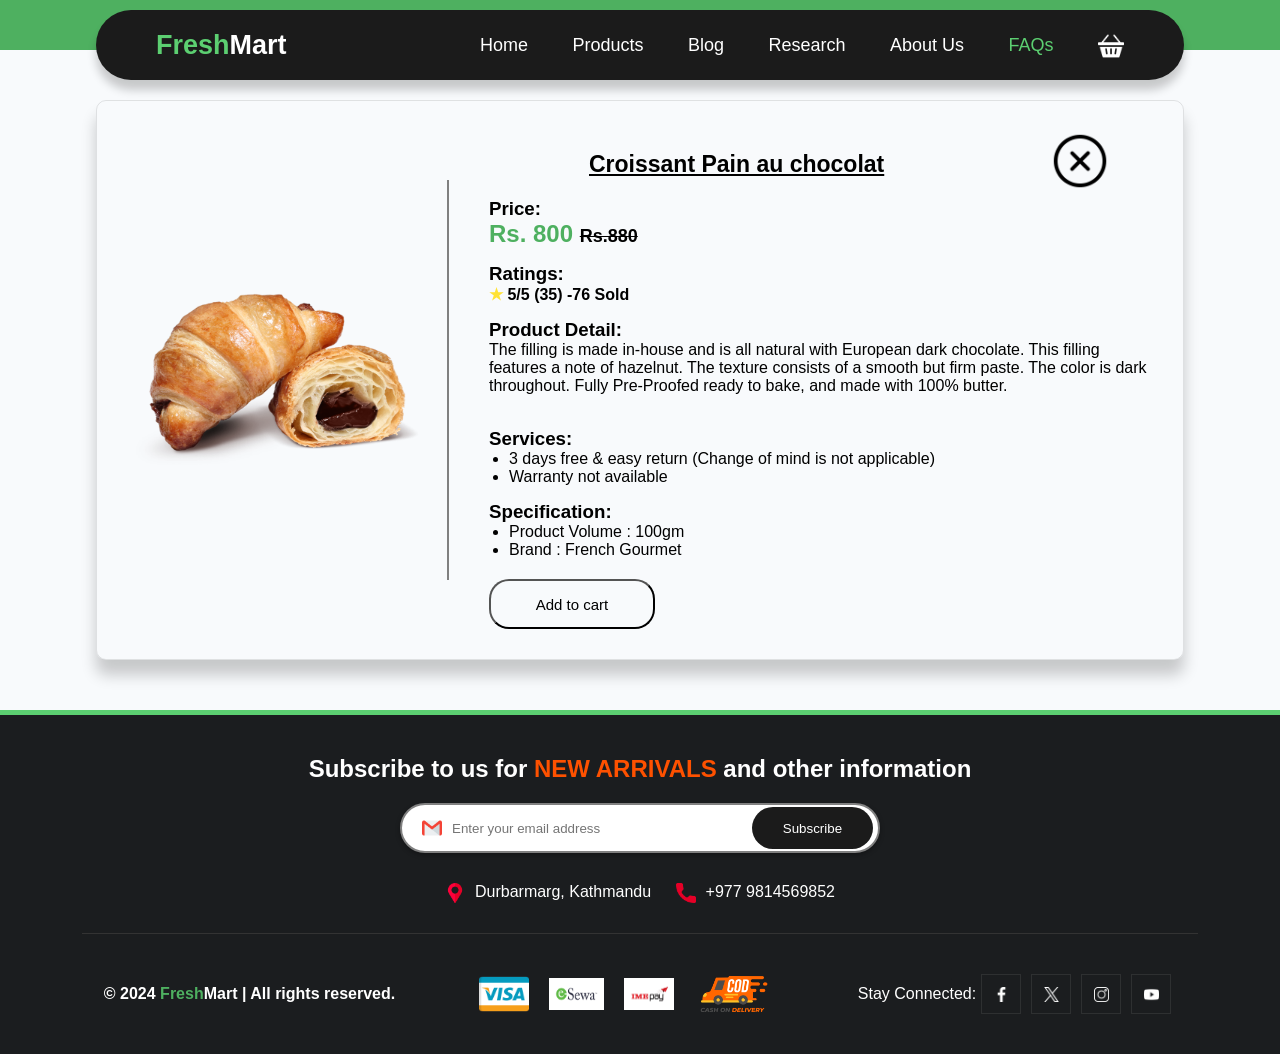
<file: pages/product-description/product-desc-croissant.html>
<head>
    <meta charset="UTF-8">
    <meta name="viewport" content="width=device-width, initial-scale=1.0">
    <meta name="description" content="E-commerce Grocery Store">
    <meta name="author" content="Milan Shrestha">
    <title>Fresh Mart</title>

    <!-- Linking External CSS File -->
    <link rel="stylesheet" href="../../css/style.css">

    <!-- Linking External Javascript File -->
    <script src="../../javascript/script.js"></script>

</head>

<body>
    <!-- Start Of Navigation Header -->
    <div id="scroll-behaviour">

        <div class="header"></div>

        <nav>
            <!-- Logo -->
            <div class="logo">
                <a style="text-decoration: none;" href="../../index.html">
                    <span style="color: #5ccf71;">Fresh</span><span style="color: white;">Mart</span>
                </a>
            </div>
            <!-- End Of Logo -->

            <!-- Navbar Contents -->
            <ul>
                <li><a href="../../index.html">Home</a></li>
                <li><a href="../products.html">Products</a></li>
                <li><a href="../blog.html">Blog</a></li>
                <li><a href="../research.html">Research</a></li>
                <li><a href="../about-us.html">About Us</a></li>
                <li><a href="../faq.html" class="active-page">FAQs</a></li>

                <!-- Cart Icon -->
                <li>
                    <a href="#" onclick="hideShowdiv()"><img src="../../assets/icons/cart.png" alt="cart icon"
                            align="center" style="height: 26px; width: 26px;"></a>
                </li>

            </ul>

        </nav>

    </div>
    <!-- End Of Navigation Header -->

    <!-- Hide Show Cart -->
    <div id="cart" class="cart">

        <div class="cart-box">

            <!-- Nutella -->
            <div style="display: inline-flex;">
                <img src="../../assets/products/nutella.png" alt="nutella" width="80px">

                <div style="margin-top: 10px; margin-inline-start: 5px;">
                    <h2 class="product-name">Nutella Hazelnut</h2>

                    <p>Rs. 800 <span>x2</span>
                    </p>
                </div>
            </div>


            <hr class="cart-box-hr-1">

            <!-- Lays -->
            <div style="display: inline-flex;">
                <img src="../../assets/products/tomato.png" alt="nutella" width="80px">

                <div style="margin-top: 10px; margin-inline-start: 5px;">
                    <h2 class="product-name">Fresh Tomatoes</h2>

                    <p>Rs. 150 <span>x5</span>
                    </p>
                </div>
            </div>

            <hr class="cart-box-hr-1">

            <!-- Nutella -->
            <div style="display: inline-flex;">
                <img src="../../assets/products/lays.png" alt="nutella" width="80px">

                <div style="margin-top: 10px; margin-inline-start: 5px;">
                    <h2 class="product-name">Lays Deep Pizza</h2>

                    <p>Rs. 120 <span>x4</span>
                    </p>
                </div>
            </div>

            <hr class="cart-box-hr-1">

            <h3>Total: <span style="color: #fe5100; font-size: 20px;">Rs.2830</span></h3>
            <br>

            <button style="width: 80%; margin: auto;" type="button" class="add-to-cart">Check Out</button>

        </div>

    </div>
    <!-- End Of Hide Show Cart -->

    <!-- Start Of Product Description -->
    <div class="product-desc-container" id="detailOne">
        <!-- Nutela -->
        <div class="product-desc-box">

            <a href="../../index.html#product">
                <img src="../../assets/icons/close.png" alt="close icon" class="closebtn">
            </a>

            <img src="../../assets/products/croissant.png" alt="nutella" />

            <div class="vl"></div>

            <div class="product-desc-title">
                <h1 class="product-name">Croissant Pain au chocolat</h1>

                <h3>Price:</h3>
                <h2 style="color: #4eb060;">Rs. 800 <span
                        style="font-size: 18px; color: black;"><del>Rs.880</del></span></h2>

                <h3 style="margin-top: 15px;">Ratings:</h3>
                <b> <span style="color: #ffe234;">&#9733;</span> 5/5 (35) -76 Sold</b>

                <h3 style="margin-top: 15px;">Product Detail:</h3>

                <div>
                    <p>
                        The filling is made in-house and is all natural with European dark chocolate. This filling
                        features a note of hazelnut. The texture consists of a smooth but firm paste. The color is dark
                        throughout. Fully Pre-Proofed ready to bake, and made with 100% butter.
                    </p>
                </div>

                <br>

                <h3 style="margin-top: 15px;">Services:</h3>
                <ul style="margin-left: 20px;">
                    <li>3 days free & easy return (Change of mind is not applicable)</li>
                    <li>Warranty not available</li>
                </ul>

                <h3 style="margin-top: 15px;">Specification:</h3>
                <ul style="margin-left: 20px;">
                    <li>Product Volume : 100gm</li>
                    <li>Brand : French Gourmet</li>
                </ul>

                <button style="width: 25%; height: 50px;" type="button" class="add-to-cart" onclick="cartAlert()">Add to
                    cart</button>

            </div>

        </div>
    </div>

    <!-- Footer -->
    <footer>

        <!-- Subscription Email -->
        <div class="footer-email">
            <h2>Subscribe to us for <span style="color: #fe5100;">NEW ARRIVALS </span>and other information</h2>

            <div style="margin-top: 20px;">
                <form class="search-box">
                    <!-- Gmail Icon -->
                    <img src="../../assets/icons/gmail.png" alt="search icon" height="20px" width="20px">

                    <!-- placeholder -->
                    <input type="text" class="search-input" placeholder="Enter your email address" name="search" />

                    <!-- Subscribe Button -->
                    <input type="submit" class="search-btn" value="Subscribe" />
                </form>

            </div>

            <!-- Contact Info -->
            <div style="margin-top: 20px;">

                <div style="display: inline-flex; padding: 10px;">
                    <img src="../../assets/icons/location.png" alt="location icon" height="20px">
                    <p style="margin-left: 10px;"> Durbarmarg, Kathmandu</p>
                </div>

                <div style="display: inline-flex; padding: 10px;">
                    <img src="../../assets/icons/call.png" alt="location icon" height="20px">
                    <p style="margin-left: 10px;">+977 9814569852</p>
                </div>

            </div>

        </div>

        <hr>

        <!-- Copyright logo and stuff -->
        <div class="footer-end">

            <div>
                <p style="color: white; margin-top: 10px;" align="center"><b>&copy; 2024 <span
                            style="color: #4eb060;">Fresh</span><span style="color: white;">Mart</span>
                        | All rights reserved.</b></p>
            </div>

            <!-- Payment Partner Logos -->
            <div class="payment-partner">
                <img src="../../assets/icons/visa.png" alt="visa logo" width="50px">
                <img src="../../assets/icons/Esewa_logo.png" alt="E-Sewa logo" width="55px" height="32px">
                <img src="../../assets/icons/ime-pay.jpg" alt="ime-pay logo" width="50px">
                <img src="../../assets/icons/cod.png" alt="cod logo" width="80px">
            </div>

            <!-- Social Media Logos -->
            <div class="footer-social">
                <p>Stay Connected:</p>
                <a href="https://www.facebook.com/"> <img src="../../assets/icons/facebook.png" alt="facebook logo"
                        height="15px"></a>
                <a href="https://twitter.com/"> <img src="../../assets/icons/twitter.png" alt="twitter logo"
                        height="15px"></a>
                <a href="https://instagram.com/"> <img src="../../assets/icons/instagram.png" alt="instagram logo"
                        height="15px"></a>
                <a href="https://youtube.com/"> <img src="../../assets/icons/youtube.png" alt="youtube logo"
                        height="15px"></a>
            </div>

        </div>

    </footer>
    <!-- End Of Footer -->

    <script>
        // hide show div
        var div = document.getElementById('cart');
        var display = 1;

        function hideShowdiv() {
            if (display == 1) {
                div.style.display = 'block';
                display = 0;
            }
            else {
                div.style.display = 'none';
                display = 1;
            }

            // hide cart on scroll
            window.onscroll = () => {
                div.style.display = 'none';
            }
        }

    </script>

</body>

</html>
</file>
<file: css/style.css>
/* font, margin and padding of entire webpage */
* {
    margin: 0;
    padding: 0;
    box-sizing: border-box;
    font-family: 'Lucida Sans', 'Lucida Sans Regular', 'Lucida Grande', 'Lucida Sans Unicode', Geneva, Verdana, sans-serif;
}

/* webpage background */
body {
    background: #f8fafc;
}

/* scroll behaviour/ fixed nav bar */
#scroll-behaviour {
    position: fixed;
    z-index: 999;
    width: 100%;
    top: 0;
}

/* start of navbar styles */
/* header background */
.header {
    height: 50px;
    background: #4eb060;
    width: 100%;
}

/* nav contents */
nav {
    background: #1b1b1b;
    width: 85%;
    height: fit-content;
    margin: auto;
    margin-top: -40px;
    border-radius: 50px;
    box-shadow: 0 10px 10px rgba(0, 0, 0, 0.2);
    display: table;
}

/* logo style */
nav .logo {
    float: left;
    color: rgb(255, 255, 255);
    font-size: 27px;
    font-weight: 600;
    line-height: 70px;
    padding-left: 60px;
}

/* aligns navbar contents to the right */
nav ul {
    float: right;
    margin-right: 40px;
    list-style: none;
    position: relative;
}

/* aligns navbar contents horizontally */
nav ul li {
    display: inline-block;
    background: #1b1b1b;
    margin: 0 5px;
}

/* provides styles to nav contents(fonts and stuff) */
nav ul li a {
    color: rgb(255, 255, 255);
    line-height: 70px;
    text-decoration: none;
    font-size: 18px;
    padding: 8px 15px;
}

/* hover effect */
nav ul li a:hover {
    color: #5ccf71;
    border-radius: 5px;
    box-shadow: 0 0 5px #5ccf71,
        0 0 10px #5ccf71;
}


/* active page */
nav ul li .active-page {
    color: #5ccf71;
}

/* end of navbar styles */


/* start of search box */
/* search box/form */
.search-box {
    width: 40%;
    height: 50px;
    display: flex;
    align-items: center;
    margin: auto;
    border-radius: 30px;
    background-color: #ffffff;
    padding: 0px 5px 0px 20px;
    border: 2px solid gray;
    box-shadow: 0 2px 5px rgba(0, 0, 0, 0.3);
}

/* search box input/placeholder */
.search-box .search-input {
    height: 45px;
    border: none;
    width: 100%;
    padding: 0px 10px;
    outline: none;
}

/* search button */
.search-box .search-btn {
    width: 180px;
    height: 42px;
    border-radius: 30px;
    background-color: #1b1b1b;
    border: none;
    color: #ffffff;
    outline: none;
    cursor: pointer;
}

.search-btn:hover {
    background: #4eb060;
}

/* end of search box */

/* start of auto slider */
/* auto slider container */
#slider-container {
    width: 85%;
    height: 550px;
    border-radius: 30px;
    margin: auto;
    margin-top: 30px;
    position: relative;
    overflow: hidden;
    padding: 10px;
    border: solid #4eb060;
    background-color: #ecffec;
    box-shadow: 0 15px 15px rgba(0, 0, 0, 0.2);
}

/* all the contents inside auto slider */
.slider-contents {
    display: flex;
    align-items: center;
    justify-content: center;
    margin-left: 50px;
}

/* slider container text */
.slider-container-text {
    display: flex;
    flex-direction: column;
    width: 450px;
    position: relative;
    margin-bottom: 10px;
}

/* slider container  h1 */
.slider-container-text h1 {
    font-size: 48px;
    line-height: 55px;
    color: #1b1b1b;
}

/* slider container text strong */
.slider-container-text strong {
    color: #4eb060;
    font-size: 22px;
    margin-top: 4px;
}

/* shop button */
.shop-btn {
    width: 150px;
    height: 50px;
    border-radius: 30px;
    background-color: #1b1b1b;
    border: none;
    color: #ffffff;
    margin-top: 20px;
    cursor: pointer;
    outline: none;
    margin-bottom: 100px;
}

/* shop button hover */
.shop-btn:hover {
    background-color: #4eb060;
}

/* auto slider image */
#slider-image {
    width: 600px;
    height: 600px;
    object-fit: contain;
    padding: 30px;
    margin-top: 10px;
}

/* slider controller button */
.slider__button {
    background: #ecffec;
    border: 3px solid #1b1b1b;
    width: 50px;
    height: 50px;
    cursor: pointer;
    border-radius: 10px;
    margin-bottom: 100px;
}

.slider__button:hover {
    border: 3px solid #45f882;
    background: #45f882;
    color: #fff;
}

/* end of auto slider */


/* start of featured categories */
/* featured categories */
#category {
    display: flex;
    flex-direction: column;
    width: 85%;
    margin: 40px auto;
}

/* category heading main */
.category-heading {
    display: flex;
    justify-content: space-between;
    align-items: center;
}

/* view all button */
.cat-btn {
    width: 100px;
    height: 40px;
    font-size: 15px;
    border-radius: 30px;
    background-color: #f8fafc;
    cursor: pointer;
}

/* view all button hover */
.cat-btn:hover {
    background-color: #5ccf71;
    color: white;
    border: none;
}

/* aligns items inside category container */
.category-container {
    display: flex;
    justify-content: space-between;
    align-items: center;
    margin-top: 30px;
}

/* category box/card */
.category-box {
    display: flex;
    flex-direction: column;
    align-items: center;
    justify-content: center;
    border-radius: 10px;
    min-height: 200px;
    width: 150px;
    border: 1px solid rgba(0, 0, 0, 0.1);
    box-shadow: 0 15px 15px rgba(0, 0, 0, 0.2);
}

/* category box hover effect */
.category-box:hover {
    border: 3px solid #5ccf71;
}

/* category box image */
.category-box img {
    height: 120px;
    width: 120px;
    object-fit: contain;
}

/* category box span text */
.category-box span {
    color: #1b1b1b;
    font-size: 14px;
    margin-top: 20px;
    font-weight: 600;
    text-decoration: none;
}

/* end of featured categories */

/* start of offers with countdown timer */
/* timer container */
.timer-container {
    display: flex;
    width: 95%;
    margin: auto;
    border-radius: 5px;
    flex-direction: column;
    background-color: transparent;
    padding: 20px;
    border: 1px solid rgba(0, 0, 0, 0.1);
    box-shadow: 0 15px 15px rgba(0, 0, 0, 0.04);
}

/* weekly best deal title text */
.timer-container h2 {
    padding: 20px;
    margin: auto;
    font-size: 30px;
    font-weight: 700;
    color: #1b1b1b;
    letter-spacing: 0.5px;
}

/* counter container */
.counter {
    justify-content: center;
    display: flex;
    gap: 30px;
}

/* counter box */
.box {
    background-color: transparent;
    padding: 20px;
    display: flex;
    width: 80px;
    align-items: center;
    flex-direction: column;
    border-radius: 5px;
    color: #1b1b1b;
    border: solid 2px;
}

/* counter text span  */
.box span {
    font-size: 25px;
}

/* counter text  */
.box p {
    margin-top: 5px;
}

/* banner/offers */
.offer-container {
    width: 100%;
    height: 300px;
    margin: auto;
    border-spacing: 40px;
}

/* table1 and table2 */
.table1,
.table2 {
    background: #ecffec;
    border-radius: 30px;
    padding: 10px;
    /* box-shadow: 0 15px 15px rgba(0, 0, 0, 0.2); */
    box-shadow: 0 2px 5px rgba(0, 0, 0, 0.3);
}

/* both table's hover effect */
.table1:hover,
.table2:hover {
    border: 3px solid #5ccf71;
}

/* both table's images */
.table1 img,
.table2 img {
    margin-top: 15px;
    height: 150px;
    object-fit: contain;
}

/* shop now button */
.offer-btn {
    width: 100px;
    height: 40px;
    font-size: 15px;
    border-radius: 30px;
    margin-left: 20px;
    background-color: transparent;
    cursor: pointer;
}

/* shop now button hover */
.offer-btn:hover {
    background-color: #5ccf71;
    color: white;
    border: none;
}

/* end of offers with timer countdown */

/* start of popular products */
.product {
    display: flex;
    flex-direction: column;
    width: 85%;
    margin: 40px auto;
}

/* aligns items inside product container */
.product-container {
    display: flex;
    justify-content: space-between;
    align-items: center;
    margin-top: 30px;
}

/* product box */
.product-box {
    display: flex;
    flex-direction: column;
    align-items: center;
    justify-content: center;
    border-radius: 10px;
    min-height: 400px;
    width: 265px;
    border: 1px solid rgba(0, 0, 0, 0.1);
    box-shadow: 0 15px 15px rgba(0, 0, 0, 0.2);
}

/* product box hover effect */
.product-box:hover {
    border: 3px solid #5ccf71;
}


/* product box image */
.product-box img {
    height: 150px;
    width: 250px;
    object-fit: contain;
}

/* product box span text */
.product-box span {
    color: #1b1b1b;
    font-size: 14px;
    margin-top: 20px;
    font-weight: 600;
    text-decoration: none;
}

.product-name {
    font-size: 18px;
    margin-top: 10px;
    color: #000;
}


/* add to cart */
.add-to-cart {
    width: 50%;
    height: 40px;
    font-size: 15px;
    margin-top: 20px;
    border-radius: 20px;
    background-color: #f8fafc;
    cursor: pointer;
}

/* add to cart hover effect*/
.add-to-cart:hover {
    background-color: #5ccf71;
    color: white;
    border: none;
}

.product-box b {
    margin-top: 10px;
    font-size: 14px;
    opacity: 0.7;
    color: black;
}

/* end of popular products */


/* start of blog */
#blog-container {
    width: 85%;
    height: 500px;
    border-radius: 30px;
    margin: auto;
    margin-top: 30px;
    position: relative;
    overflow: hidden;
    padding: 10px;
    border: solid #4eb060;
    background-color: #fff;
    box-shadow: 0 15px 15px rgba(0, 0, 0, 0.2);
}

.background {
    position: absolute;
    left: -10px;
    top: 80;
    width: 700px;
    height: 700px;
    object-fit: cover;
    opacity: 0.1;
}

/* end of blog */

/* start of footer */
footer {
    background-color: #1b1d1f;
    padding: 20px;
    margin-top: 20px;
    border-top: 5px solid #5ccf71;
}

hr {
    width: 90%;
    margin: auto;
    border: none;
    height: 1px;
    background-color: #333;
}

/* footer contents */
.footer-end {
    display: flex;
    margin-top: 10px;
    align-items: center;
    height: fit-content;
    justify-content: space-evenly;
}

/* social media logos */
.footer-social {
    display: flex;
    margin-top: 10px;
    align-items: center;
    color: white;
}

/* payment partner logos */
.payment-partner {
    display: flex;
    margin-top: 10px;
    align-items: center;
    gap: 20px;
}

/* social media links & hover effect*/
.footer-social a {
    width: 40px;
    height: 40px;
    display: flex;
    justify-content: center;
    align-items: center;
    color: #ffffff;
    border: 1px solid #ffffff15;
    font-size: 15px;
    margin: 0px 5px;
}

.footer-social a:hover {
    background-color: #4eb060;
}

.footer-email {
    text-align: center;
    color: white;
    padding: 20px;
}

/* end of footer */


/* start of faq */
.faq-container {
    justify-content: space-between;
    align-items: center;
    margin-top: 30px;
}

/* product box */
.faq-box {
    display: flex;
    flex-direction: column;
    border-radius: 10px;
    width: 80%;
    margin: auto;
    height: fit-content;
    padding: 20px;
    border: 1px solid rgba(0, 0, 0, 0.1);
    box-shadow: 0 15px 15px rgba(0, 0, 0, 0.2);
}

/* end of faq */

/* add-to-cart */
.cart {
    background-color: white;
    display: none;
    z-index: 999;
    position: fixed;
    right: 0;
    margin-right: 50px;
    border-radius: 10px;
    border: 1px solid rgba(0, 0, 0, 0.1);
    box-shadow: 0 15px 15px rgba(0, 0, 0, 0.2);
    text-align: center;
}

/* cart box */
.cart-box {
    display: flex;
    flex-direction: column;
    border-radius: 10px;
    min-height: 400px;
    padding: 20px;
    width: 265px;
    border: 1px solid rgba(0, 0, 0, 0.1);
    box-shadow: 0 15px 15px rgba(0, 0, 0, 0.2);
}

.cart-box span {
    color: black;
    font-size: 14px;
}

.cart-box p {
    color: #4eb060;
    margin-top: 5px;
}

.icon {
    margin-left: 20px;
    height: 23px;
}

.cart-box-hr-1 {
    width: 100%;
    height: 1px;
    margin-top: 10px;
    margin-bottom: 10px;
    background-color: gray;
    opacity: 0.4;
}

/* end of cart box */


/* about us page */
#team {
    margin-top: 30px;
    width: 100%;
    display: flex;
    justify-content: center;
    align-items: center;
    flex-direction: column;
}

.team-heading {
    font-size: 23px;
    letter-spacing: 2px;
    color: #000;
    display: inline-flex;
    border: 1px solid #000;
    align-items: center;
    letter-spacing: 3px;
    padding: 20px;
}

.team-container {
    margin-top: 20px;
    display: flex;
    justify-content: center;
    align-items: center;
}

.about-box {
    width: 266px;
    height: 380px;
    background-color: white;
    display: flex;
    flex-direction: column;
    align-items: center;
    justify-content: space-between;
    padding: 20px;
    border-radius: 10px;
    border: 1px solid gray;
    margin: 20px;
    position: relative;
    box-shadow: 0 15px 15px rgba(0, 0, 0, 0.2);
}

.about-box:hover {
    border: solid black;

}

.top-bar {
    width: 50%;
    height: 4px;
    position: absolute;
    top: 0;
    background-color: #333;
    border-radius: 0 0 10px 10px;
}

.bottom-bar {
    width: 50%;
    height: 4px;
    position: absolute;
    bottom: 0;
    background-color: #333;
    border-radius: 10px 10px 0 0;
}


.details {
    display: flex;
    justify-content: center;
    align-items: center;
    flex-direction: column;
}

.details img {
    width: 100px;
    height: 100px;
    border-radius: 50%;
    margin-top: 20px;
    margin-bottom: 20px;
    overflow: hidden;
    object-fit: cover;
    object-position: center;
}

.details p {
    font-size: 13px;
    color: #7a7a7a;
    margin: 5px 0;
}


/* view detail button*/
.about-btn {
    width: 50%;
    margin: auto;
    height: 40px;
    font-size: 15px;
    margin-top: 20px;
    border-radius: 5px;
    border: none;
    color: white;
    background-color: #333;
    cursor: pointer;
}

.about-btn:hover {
    background-color: #4eb060;
    color: white;
    border: none;
}

/* social media links & hover effect*/
.about-social {
    display: flex;
    margin-top: 10px;
    align-items: center;
    color: white;
}

.about-social a {
    width: 40px;
    height: 40px;
    display: flex;
    justify-content: center;
    align-items: center;
    font-size: 15px;
    margin: 0px 5px;
}

.about-social a:hover {
    background-color: paleturquoise;
    border: 2px solid #333;
    border-radius: 5px;
}

/* end of about us */


/* start of contact us */
.contact-us {
    display: flex;
    justify-content: center;
    align-items: center;
    padding: 50px;
    height: fit-content;
}

.contact-container {
    position: relative;
    width: 90%;
    height: 550px;
    display: flex;
}

.contact-info {
    position: absolute;
    background-color: white;
    border: solid #333;
    border-radius: 20px;
    width: 320px;
    height: 500px;
    z-index: 1;
    box-shadow: 0 10px 10px rgba(0, 0, 0, 0.5);
    justify-content: center;
    align-content: center;
    margin-top: 120px;
    padding: 25px;
}

.contact-info span {
    margin-inline-start: 5px;
}

.contact-form {
    position: absolute;
    background-color: #fff;
    padding: 60px;
    padding-left: 250px;
    margin-left: 150px;
    border: solid #333;
    height: fit-content;
    width: 90%;
    border-radius: 20px;
    box-shadow: 0 15px 15px rgba(0, 0, 0, 0.2);
}

.contact-form h1 {
    letter-spacing: 2px;
    font-size: 30px;
}


.contact-form label {
    font-size: 18px;
    color: #000;
}

/* Style inputs with type="text", select elements and textareas */
.contact-input,
select,
textarea {
    width: 100%;
    padding: 12px;
    border: 1px solid gray;
    border-radius: 4px;
    box-sizing: border-box;
    margin-top: 6px;
    margin-bottom: 16px;
    resize: none;
}

/* Style the submit button with a specific background color etc */
.submit-btn {
    width: 100%;
    height: 50px;
    background-color: #333;
    color: white;
    padding: 12px 20px;
    border: none;
    border-radius: 4px;
    cursor: pointer;
}

/* submit button hover effect */
.submit-btn:hover {
    background-color: #4eb060;
}

/* end of contact us */

/* start of production description */
.product-desc-container {
    display: flex;
    width: 100%;
    height: fit-content;
    margin-top: 100px;
    margin-bottom: 50px;
}

/* product box */
.product-desc-box {
    display: flex;
    flex-direction: row;
    margin: auto;
    border-radius: 10px;
    height: fit-content;
    padding: 30px;
    width: 85%;
    border: 1px solid rgba(0, 0, 0, 0.1);
    box-shadow: 0 15px 15px rgba(0, 0, 0, 0.2);
}

.product-desc-box img {
    width: 300px;
    object-fit: contain;
}

.product-desc-box h1 {
    font-size: 23px;
    margin: 20px;
    text-decoration: underline;
    margin-inline-start: 100px;
}

.vl {
    border-left: 2px solid grey;
    height: 400px;
    left: 50%;
    margin-left: 20px;
    margin-right: 20px;
    align-self: center;
}

.product-desc-title {
    margin-inline-start: 20px;
}

.product-desc-title h3 {
    margin-top: 10px;
}

.closebtn {
    position: absolute;
    right: 50px;
    height: 60px;
}

/* end of production description */

/* start of CV */

/* Main outline cv page*/
.cv-container {
    background-color: white;
    display: flex;
    justify-content: center;
    width: 90%;
    gap: 5%;
    padding: 20px;
    border: 2px solid grey;
    margin: auto;
}

/* left side outline*/
.cv-left {
    margin-top: 10px;
    width: 300px;
    height: 1100px;
    background-color: white;
    box-shadow: 0 2px 5px rgba(0, 0, 0, 0.3);
    border-left: 5px solid #333;

}

.profile-text {
    margin-top: 10px;
    font-size: 14px;
    line-height: 20px;
}

/* right side outline*/
.cv-right {
    margin-top: 10px;
    width: 100%;
    height: 1100px;
    background-color: white;
    box-shadow: 0 2px 5px rgba(0, 0, 0, 0.3);
    border-right: 5px solid #333;
}

.name-styles {
    margin-top: 100px;
    text-align: center;
    color: #1b1b1b;
    width: 500px;
    border-left: 5px solid green;
    border-right: 5px solid green;
    background-color: white;
    padding-left: 10px;
    padding-right: 10px;
    letter-spacing: 1px;
    align-content: center;
    height: 50px;
    box-shadow: 0 2px 5px rgba(0, 0, 0, 0.3);
}

.cv-table,
.cv-tr,
.cv-td,
.cv-th {
    border: 2px solid black;
    border-collapse: collapse;
    padding: 5px;
    padding-top: 10px;
    padding-bottom: 10px;
    text-align: center;
}

/* research page */
.research-container {
    display: flex;
    flex-direction: row;
    width: 85%;
    margin: auto;
    padding: 20px;
    gap: 5%;
}

.research-image {
    box-shadow: 0 2px 5px rgba(0, 0, 0, 0.3);
}

.research-text {
    text-align: center;
    width: 50%;
    margin: auto;
}
</file>
